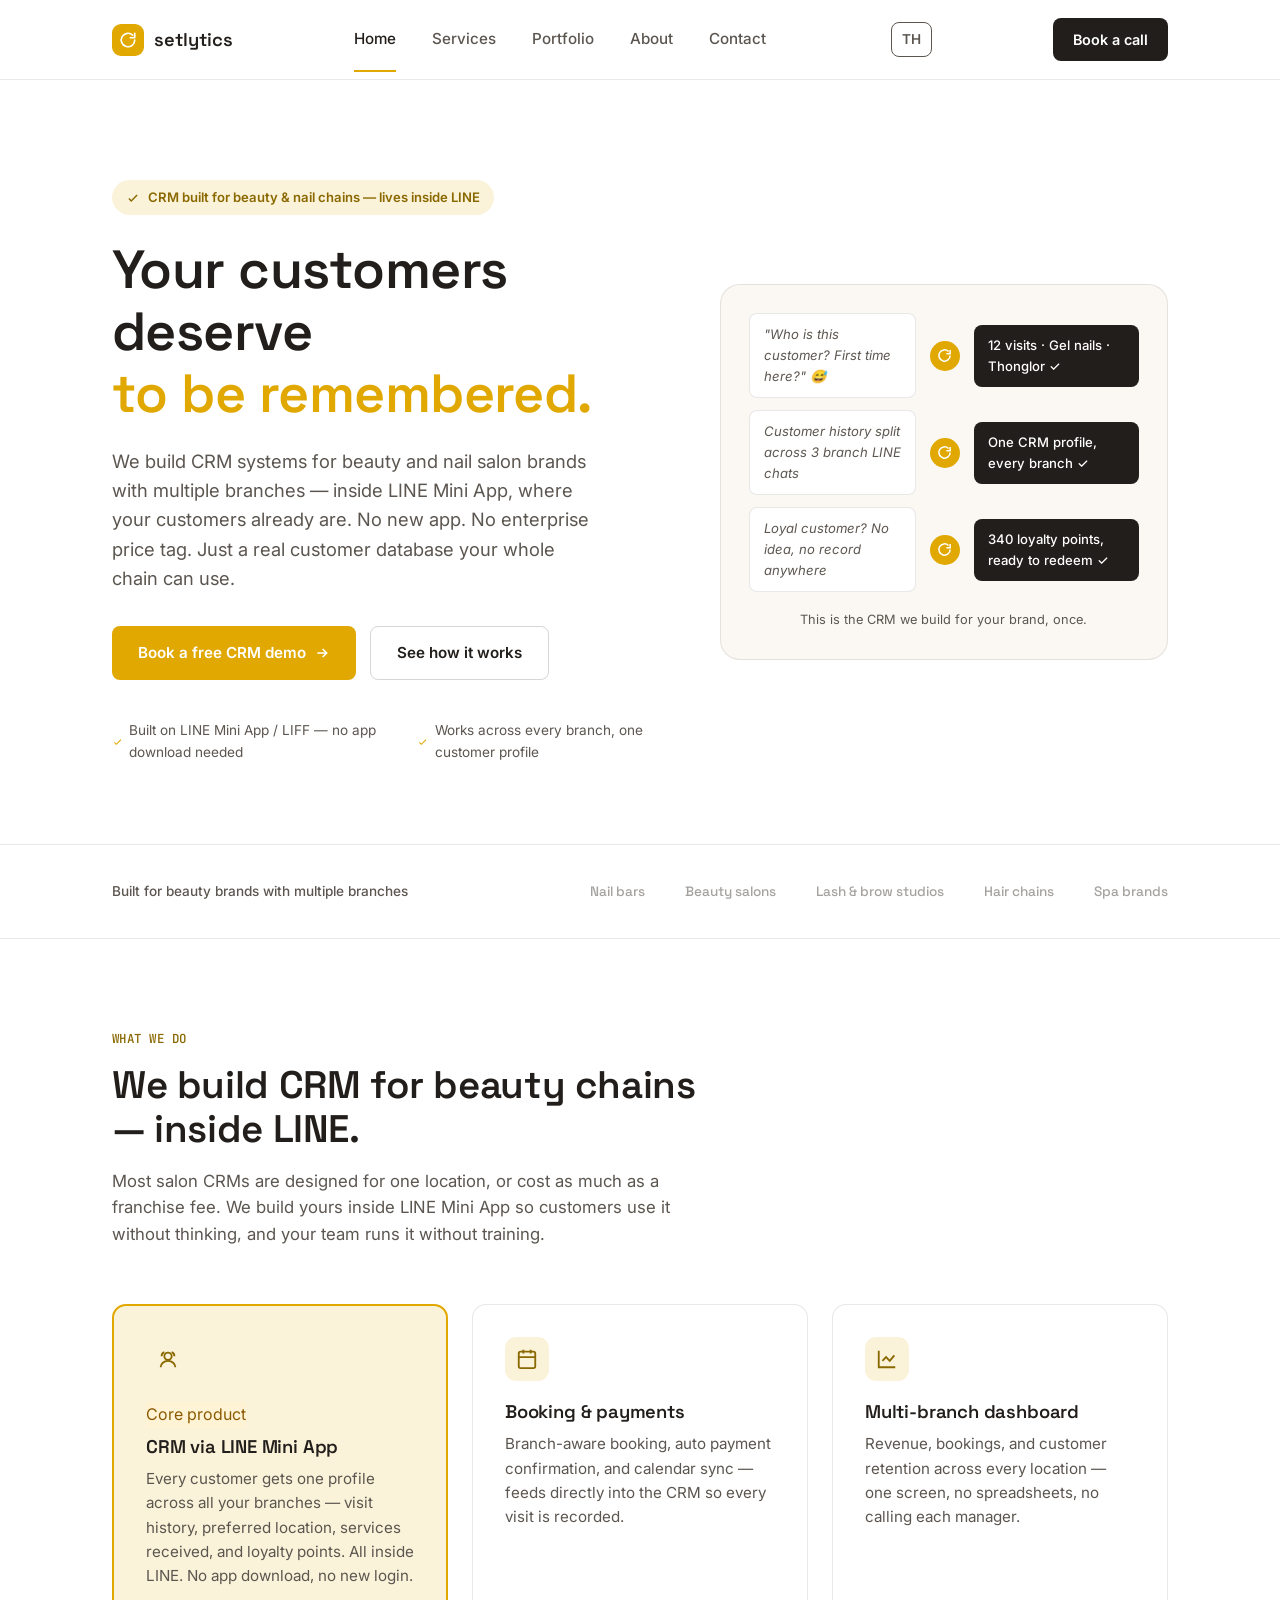
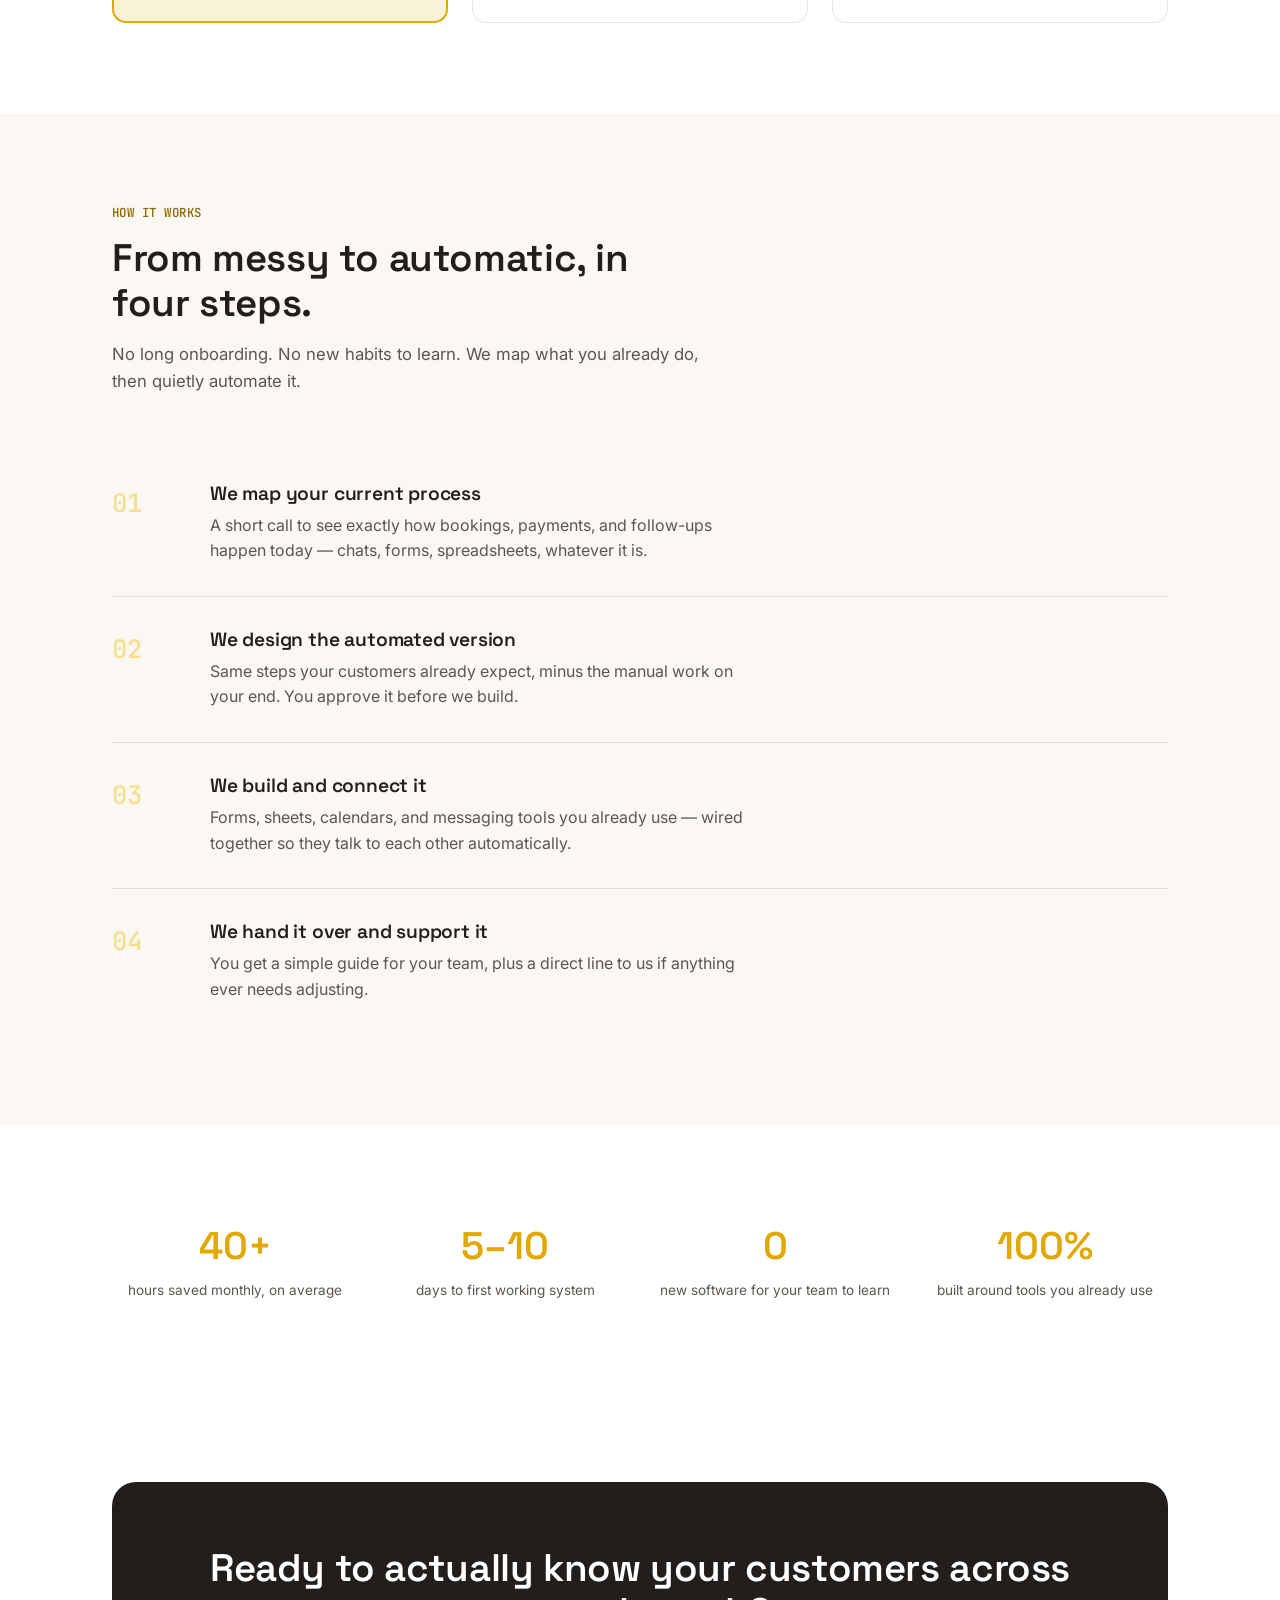
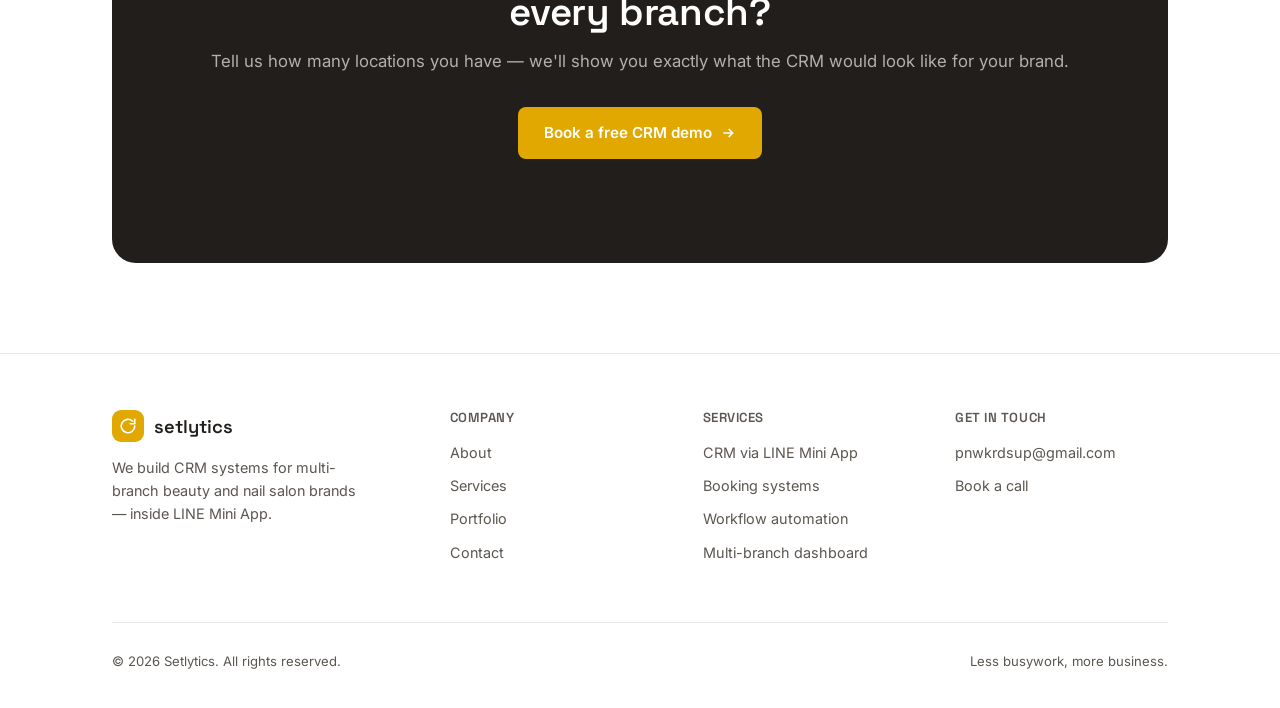
<file: index.html>
<!DOCTYPE html>
<html lang="en">
<head>
<meta charset="UTF-8">
<meta name="viewport" content="width=device-width, initial-scale=1.0">
<title>Setlytics — CRM for beauty & nail chains via LINE</title>
<link rel="stylesheet" href="styles.css">
</head>
<body>

<nav>
  <div class="nav-inner">
    <a href="index.html" class="brand">
      <span class="brand-mark">
        <svg viewBox="0 0 24 24" fill="none" stroke="white" stroke-width="2.2" stroke-linecap="round" stroke-linejoin="round"><path d="M21 12a9 9 0 1 1-2.64-6.36"/><path d="M21 3v6h-6"/></svg>
      </span>
      setlytics
    </a>
    <div class="nav-links">
      <a href="index.html" class="active">Home</a>
      <a href="services.html">Services</a>
      <a href="portfolio.html">Portfolio</a>
      <a href="about.html">About</a>
      <a href="contact.html">Contact</a>
    </div>
    <a href="th/index.html" class="lang-switch">TH</a>
    <a href="contact.html" class="nav-cta">Book a call</a>
  </div>
</nav>

<section class="hero">
  <div class="wrap">
    <div>
      <span class="eyebrow">
        <svg width="14" height="14" viewBox="0 0 24 24" fill="none" stroke="currentColor" stroke-width="2.5"><path d="M5 13l4 4L19 7"/></svg>
        CRM built for beauty &amp; nail chains — lives inside LINE
      </span>
      <h1>Your customers deserve<br><span class="accent">to be remembered.</span></h1>
      <p class="lead">We build CRM systems for beauty and nail salon brands with multiple branches — inside LINE Mini App, where your customers already are. No new app. No enterprise price tag. Just a real customer database your whole chain can use.</p>
      <div class="hero-actions">
        <a href="contact.html" class="btn btn-primary">
          Book a free CRM demo
          <svg width="16" height="16" viewBox="0 0 24 24" fill="none" stroke="white" stroke-width="2.4"><path d="M5 12h14M13 6l6 6-6 6"/></svg>
        </a>
        <a href="services.html" class="btn btn-ghost">See how it works</a>
      </div>
      <div class="hero-trust">
        <div>
          <svg viewBox="0 0 24 24" fill="none" stroke-width="2.2"><path d="M5 13l4 4L19 7"/></svg>
          Built on LINE Mini App / LIFF — no app download needed
        </div>
        <div>
          <svg viewBox="0 0 24 24" fill="none" stroke-width="2.2"><path d="M5 13l4 4L19 7"/></svg>
          Works across every branch, one customer profile
        </div>
      </div>
    </div>

    <div class="transform-strip">
      <div class="row">
        <div class="bubble-before">"Who is this customer? First time here?" 😅</div>
        <div class="loop-divider">
          <svg viewBox="0 0 24 24" fill="none" stroke="white" stroke-width="2.4"><path d="M21 12a9 9 0 1 1-2.64-6.36"/><path d="M21 3v6h-6"/></svg>
        </div>
        <div class="bubble-after">12 visits · Gel nails · Thonglor ✓</div>
      </div>
      <div class="row">
        <div class="bubble-before">Customer history split across 3 branch LINE chats</div>
        <div class="loop-divider">
          <svg viewBox="0 0 24 24" fill="none" stroke="white" stroke-width="2.4"><path d="M21 12a9 9 0 1 1-2.64-6.36"/><path d="M21 3v6h-6"/></svg>
        </div>
        <div class="bubble-after">One CRM profile, every branch ✓</div>
      </div>
      <div class="row">
        <div class="bubble-before">Loyal customer? No idea, no record anywhere</div>
        <div class="loop-divider">
          <svg viewBox="0 0 24 24" fill="none" stroke="white" stroke-width="2.4"><path d="M21 12a9 9 0 1 1-2.64-6.36"/><path d="M21 3v6h-6"/></svg>
        </div>
        <div class="bubble-after">340 loyalty points, ready to redeem ✓</div>
      </div>
      <p class="transform-caption">This is the CRM we build for your brand, once.</p>
    </div>
  </div>
</section>

<div class="logo-strip">
  <div class="wrap">
    <span>Built for beauty brands with multiple branches</span>
    <div class="logos">
      <span>Nail bars</span>
      <span>Beauty salons</span>
      <span>Lash &amp; brow studios</span>
      <span>Hair chains</span>
      <span>Spa brands</span>
    </div>
  </div>
</div>

<section>
  <div class="wrap">
    <div class="section-head">
      <span class="mono">What we do</span>
      <h2>We build CRM for beauty chains — inside LINE.</h2>
      <p>Most salon CRMs are designed for one location, or cost as much as a franchise fee. We build yours inside LINE Mini App so customers use it without thinking, and your team runs it without training.</p>
    </div>
    <div class="grid-3">
      <div class="card" style="border: 2px solid var(--primary); background: var(--primary-tint);">
        <div class="card-icon">
          <svg viewBox="0 0 24 24" fill="none" stroke-width="2"><circle cx="12" cy="8" r="4"/><path d="M4 20c0-4 3.6-7 8-7s8 3 8 7"/><path d="M16 3.5c1.5.5 3 2 3 4.5"/><path d="M8 3.5C6.5 4 5 5.5 5 8"/></svg>
        </div>
        <span class="tag tag-yellow" style="display:inline-block; margin-bottom:8px;">Core product</span>
        <h3>CRM via LINE Mini App</h3>
        <p>Every customer gets one profile across all your branches — visit history, preferred location, services received, and loyalty points. All inside LINE. No app download, no new login.</p>
      </div>
      <div class="card">
        <div class="card-icon">
          <svg viewBox="0 0 24 24" fill="none" stroke-width="2"><rect x="3" y="4" width="18" height="18" rx="2"/><path d="M16 2v4M8 2v4M3 10h18"/></svg>
        </div>
        <h3>Booking &amp; payments</h3>
        <p>Branch-aware booking, auto payment confirmation, and calendar sync — feeds directly into the CRM so every visit is recorded.</p>
      </div>
      <div class="card">
        <div class="card-icon">
          <svg viewBox="0 0 24 24" fill="none" stroke-width="2"><path d="M3 3v18h18"/><path d="M7 14l4-4 4 4 5-6"/></svg>
        </div>
        <h3>Multi-branch dashboard</h3>
        <p>Revenue, bookings, and customer retention across every location — one screen, no spreadsheets, no calling each manager.</p>
      </div>
    </div>
  </div>
</section>

<section class="bg-warm">
  <div class="wrap">
    <div class="section-head">
      <span class="mono">How it works</span>
      <h2>From messy to automatic, in four steps.</h2>
      <p>No long onboarding. No new habits to learn. We map what you already do, then quietly automate it.</p>
    </div>
    <div class="process-list">
      <div class="process-item">
        <span class="process-num">01</span>
        <div>
          <h3>We map your current process</h3>
          <p>A short call to see exactly how bookings, payments, and follow-ups happen today — chats, forms, spreadsheets, whatever it is.</p>
        </div>
      </div>
      <div class="process-item">
        <span class="process-num">02</span>
        <div>
          <h3>We design the automated version</h3>
          <p>Same steps your customers already expect, minus the manual work on your end. You approve it before we build.</p>
        </div>
      </div>
      <div class="process-item">
        <span class="process-num">03</span>
        <div>
          <h3>We build and connect it</h3>
          <p>Forms, sheets, calendars, and messaging tools you already use — wired together so they talk to each other automatically.</p>
        </div>
      </div>
      <div class="process-item">
        <span class="process-num">04</span>
        <div>
          <h3>We hand it over and support it</h3>
          <p>You get a simple guide for your team, plus a direct line to us if anything ever needs adjusting.</p>
        </div>
      </div>
    </div>
  </div>
</section>

<section>
  <div class="wrap">
    <div class="stats">
      <div class="stat">
        <div class="num">40+</div>
        <div class="label">hours saved monthly, on average</div>
      </div>
      <div class="stat">
        <div class="num">5–10</div>
        <div class="label">days to first working system</div>
      </div>
      <div class="stat">
        <div class="num">0</div>
        <div class="label">new software for your team to learn</div>
      </div>
      <div class="stat">
        <div class="num">100%</div>
        <div class="label">built around tools you already use</div>
      </div>
    </div>
  </div>
</section>

<section>
  <div class="wrap">
    <div class="cta-band">
      <h2>Ready to actually know your customers across every branch?</h2>
      <p>Tell us how many locations you have — we'll show you exactly what the CRM would look like for your brand.</p>
      <div class="hero-actions">
        <a href="contact.html" class="btn btn-primary" style="background: var(--primary);">
          Book a free CRM demo
          <svg width="16" height="16" viewBox="0 0 24 24" fill="none" stroke="white" stroke-width="2.4"><path d="M5 12h14M13 6l6 6-6 6"/></svg>
        </a>
      </div>
    </div>
  </div>
</section>

<footer>
  <div class="wrap">
    <div class="footer-top">
      <div class="footer-brand">
        <a href="index.html" class="brand">
          <span class="brand-mark">
            <svg viewBox="0 0 24 24" fill="none" stroke="white" stroke-width="2.2" stroke-linecap="round" stroke-linejoin="round"><path d="M21 12a9 9 0 1 1-2.64-6.36"/><path d="M21 3v6h-6"/></svg>
          </span>
          setlytics
        </a>
        <p>We build CRM systems for multi-branch beauty and nail salon brands — inside LINE Mini App.</p>
      </div>
      <div class="footer-col">
        <h4>Company</h4>
        <a href="about.html">About</a>
        <a href="services.html">Services</a>
        <a href="portfolio.html">Portfolio</a>
        <a href="contact.html">Contact</a>
      </div>
      <div class="footer-col">
        <h4>Services</h4>
        <a href="services.html">CRM via LINE Mini App</a>
        <a href="services.html">Booking systems</a>
        <a href="services.html">Workflow automation</a>
        <a href="services.html">Multi-branch dashboard</a>
      </div>
      <div class="footer-col">
        <h4>Get in touch</h4>
        <a href="mailto:pnwkrdsup@gmail.com">pnwkrdsup@gmail.com</a>
        <a href="contact.html">Book a call</a>
      </div>
    </div>
    <div class="footer-bottom">
      <span>© 2026 Setlytics. All rights reserved.</span>
      <span>Less busywork, more business.</span>
    </div>
  </div>
</footer>

</body>
</html>
</file>
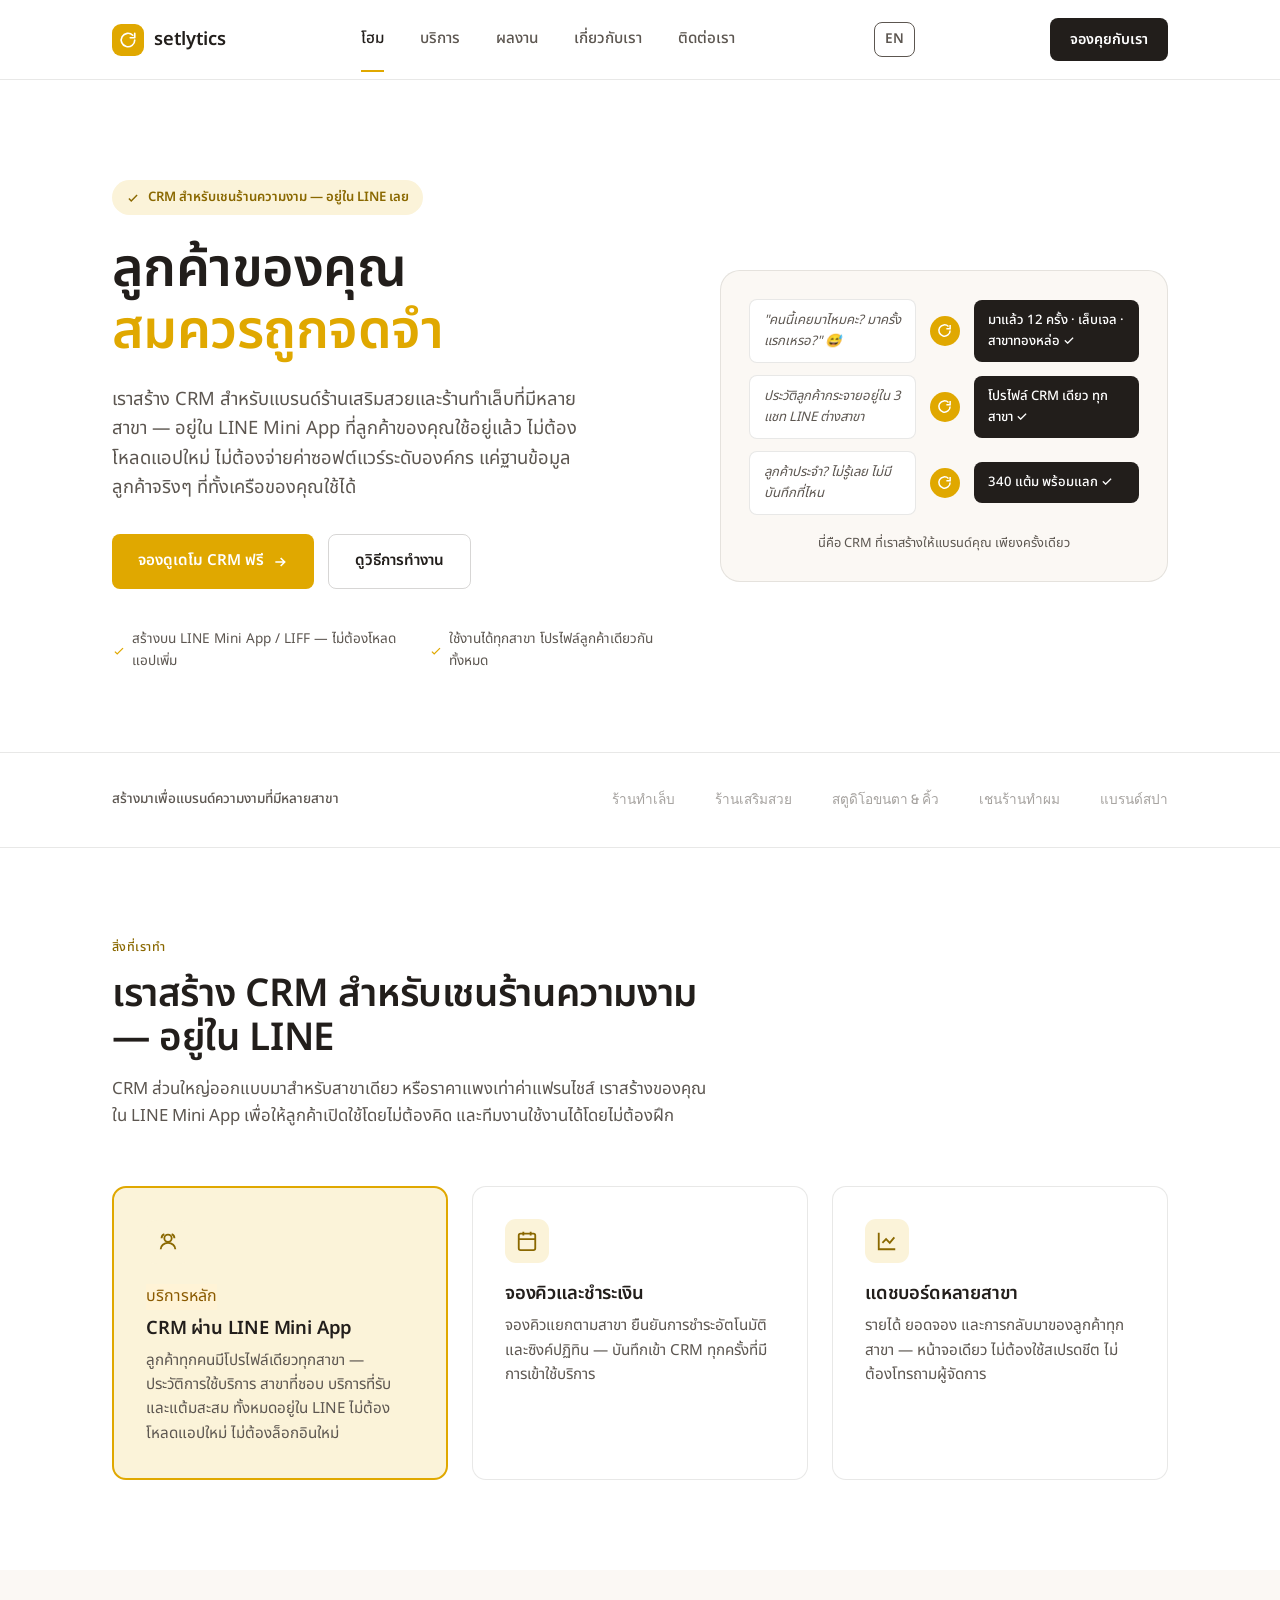
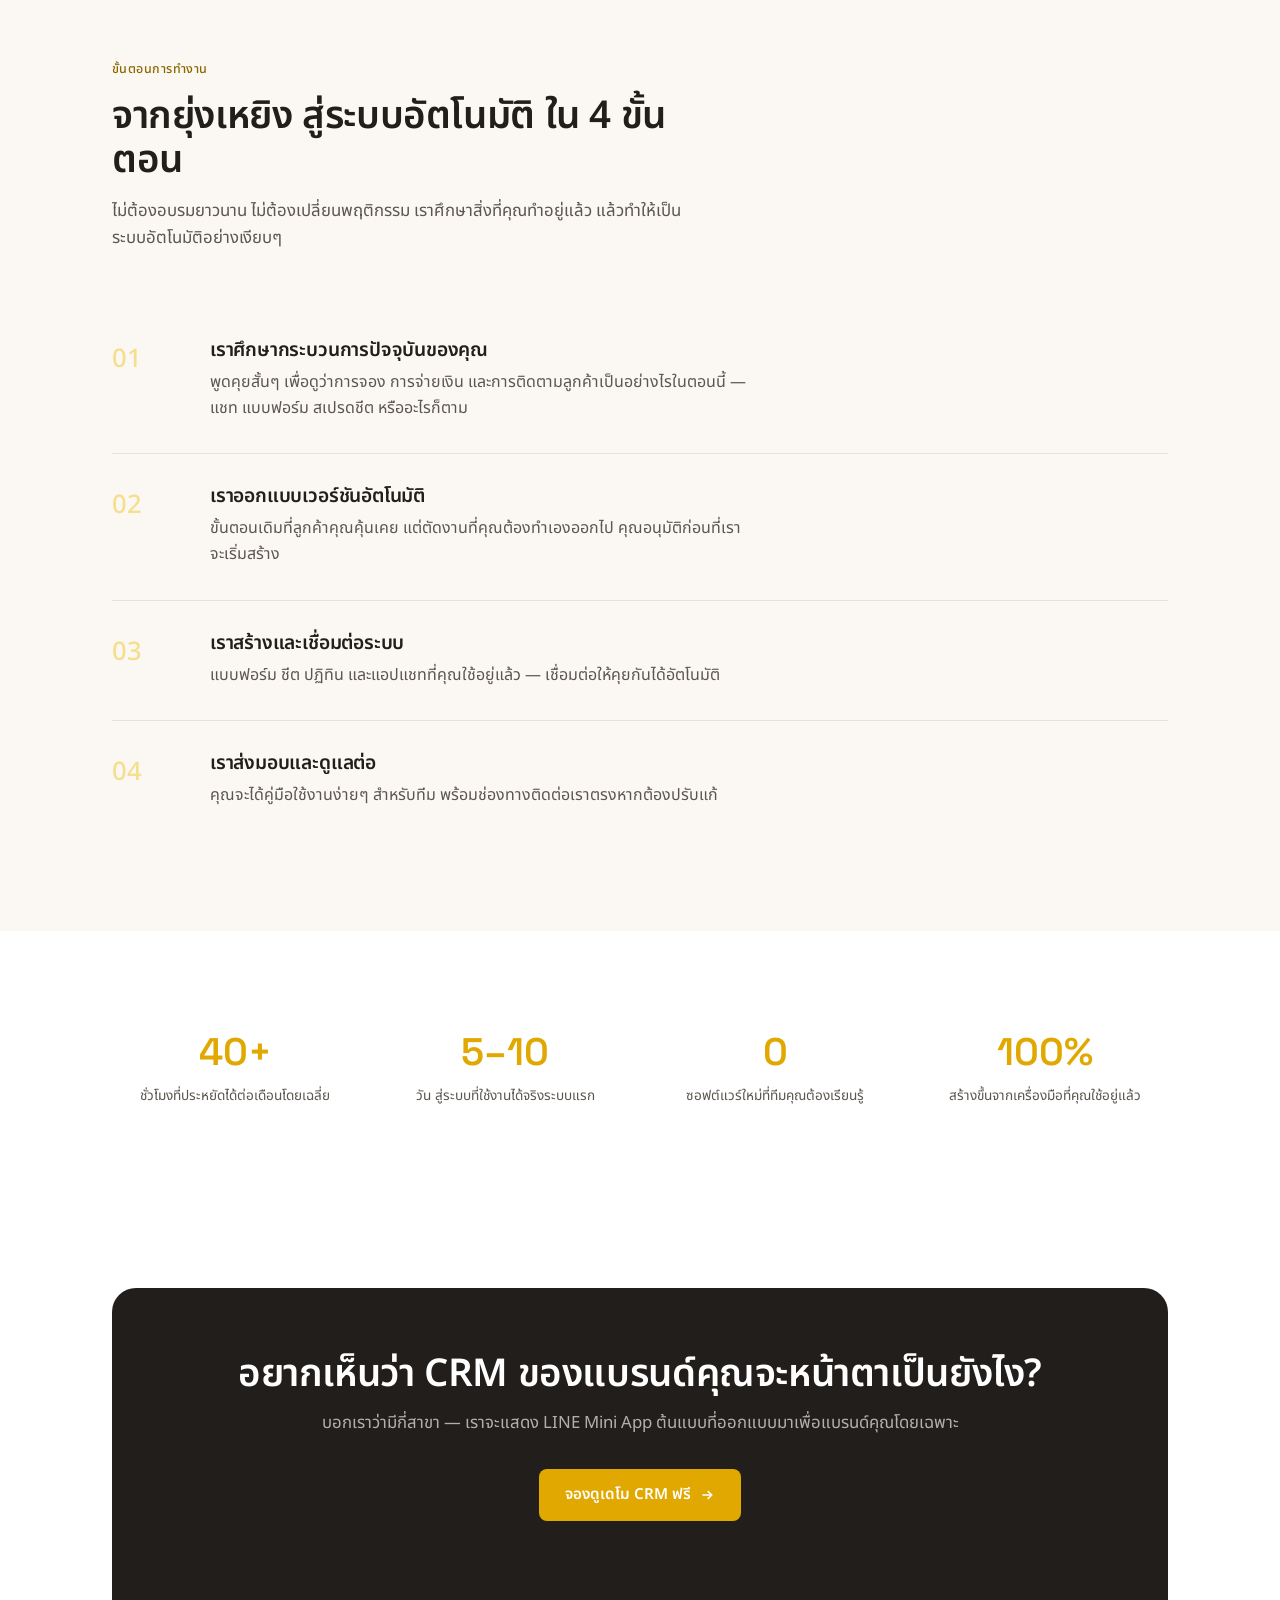
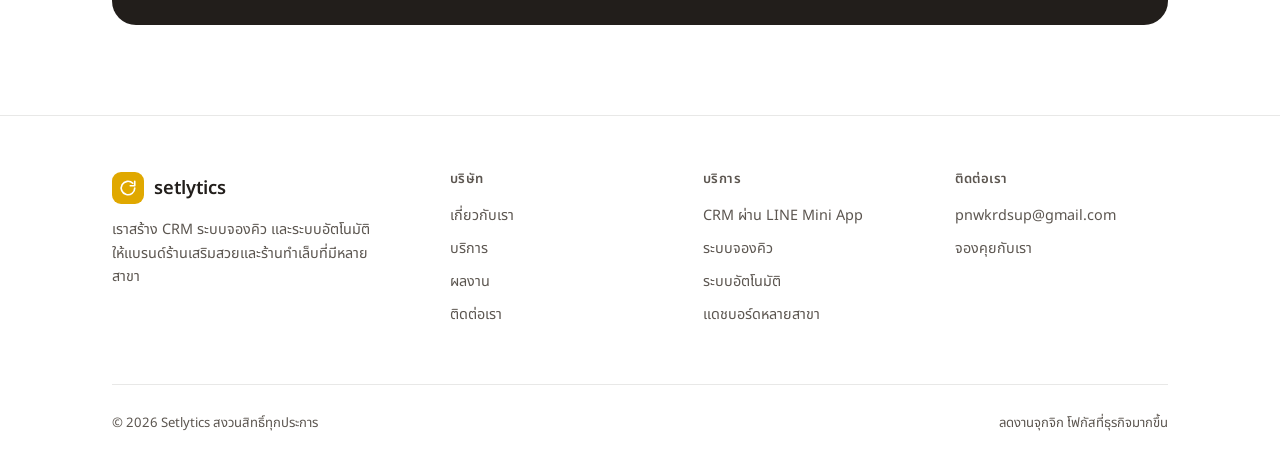
<file: th/index.html>
<!DOCTYPE html>
<html lang="th">
<head>
<meta charset="UTF-8">
<meta name="viewport" content="width=device-width, initial-scale=1.0">
<title>Setlytics — CRM สำหรับเชนร้านความงาม ผ่าน LINE</title>
<link rel="stylesheet" href="../styles.css">
<link rel="stylesheet" href="thai-fonts.css">
</head>
<body>

<nav>
  <div class="nav-inner">
    <a href="index.html" class="brand">
      <span class="brand-mark">
        <svg viewBox="0 0 24 24" fill="none" stroke="white" stroke-width="2.2" stroke-linecap="round" stroke-linejoin="round"><path d="M21 12a9 9 0 1 1-2.64-6.36"/><path d="M21 3v6h-6"/></svg>
      </span>
      setlytics
    </a>
    <div class="nav-links">
      <a href="index.html" class="active">โฮม</a>
      <a href="services.html">บริการ</a>
      <a href="portfolio.html">ผลงาน</a>
      <a href="about.html">เกี่ยวกับเรา</a>
      <a href="contact.html">ติดต่อเรา</a>
    </div>
    <a href="../index.html" class="lang-switch">EN</a>
    <a href="contact.html" class="nav-cta">จองคุยกับเรา</a>
  </div>
</nav>

<section class="hero">
  <div class="wrap">
    <div>
      <span class="eyebrow">
        <svg width="14" height="14" viewBox="0 0 24 24" fill="none" stroke="currentColor" stroke-width="2.5"><path d="M5 13l4 4L19 7"/></svg>
        CRM สำหรับเชนร้านความงาม — อยู่ใน LINE เลย
      </span>
      <h1>ลูกค้าของคุณ<br><span class="accent">สมควรถูกจดจำ</span></h1>
      <p class="lead">เราสร้าง CRM สำหรับแบรนด์ร้านเสริมสวยและร้านทำเล็บที่มีหลายสาขา — อยู่ใน LINE Mini App ที่ลูกค้าของคุณใช้อยู่แล้ว ไม่ต้องโหลดแอปใหม่ ไม่ต้องจ่ายค่าซอฟต์แวร์ระดับองค์กร แค่ฐานข้อมูลลูกค้าจริงๆ ที่ทั้งเครือของคุณใช้ได้</p>
      <div class="hero-actions">
        <a href="contact.html" class="btn btn-primary">
          จองดูเดโม CRM ฟรี
          <svg width="16" height="16" viewBox="0 0 24 24" fill="none" stroke="white" stroke-width="2.4"><path d="M5 12h14M13 6l6 6-6 6"/></svg>
        </a>
        <a href="services.html" class="btn btn-ghost">ดูวิธีการทำงาน</a>
      </div>
      <div class="hero-trust">
        <div>
          <svg viewBox="0 0 24 24" fill="none" stroke-width="2.2"><path d="M5 13l4 4L19 7"/></svg>
          สร้างบน LINE Mini App / LIFF — ไม่ต้องโหลดแอปเพิ่ม
        </div>
        <div>
          <svg viewBox="0 0 24 24" fill="none" stroke-width="2.2"><path d="M5 13l4 4L19 7"/></svg>
          ใช้งานได้ทุกสาขา โปรไฟล์ลูกค้าเดียวกันทั้งหมด
        </div>
      </div>
    </div>

    <div class="transform-strip">
      <div class="row">
        <div class="bubble-before">"คนนี้เคยมาไหมคะ? มาครั้งแรกเหรอ?" 😅</div>
        <div class="loop-divider">
          <svg viewBox="0 0 24 24" fill="none" stroke="white" stroke-width="2.4"><path d="M21 12a9 9 0 1 1-2.64-6.36"/><path d="M21 3v6h-6"/></svg>
        </div>
        <div class="bubble-after">มาแล้ว 12 ครั้ง · เล็บเจล · สาขาทองหล่อ ✓</div>
      </div>
      <div class="row">
        <div class="bubble-before">ประวัติลูกค้ากระจายอยู่ใน 3 แชท LINE ต่างสาขา</div>
        <div class="loop-divider">
          <svg viewBox="0 0 24 24" fill="none" stroke="white" stroke-width="2.4"><path d="M21 12a9 9 0 1 1-2.64-6.36"/><path d="M21 3v6h-6"/></svg>
        </div>
        <div class="bubble-after">โปรไฟล์ CRM เดียว ทุกสาขา ✓</div>
      </div>
      <div class="row">
        <div class="bubble-before">ลูกค้าประจำ? ไม่รู้เลย ไม่มีบันทึกที่ไหน</div>
        <div class="loop-divider">
          <svg viewBox="0 0 24 24" fill="none" stroke="white" stroke-width="2.4"><path d="M21 12a9 9 0 1 1-2.64-6.36"/><path d="M21 3v6h-6"/></svg>
        </div>
        <div class="bubble-after">340 แต้ม พร้อมแลก ✓</div>
      </div>
      <p class="transform-caption">นี่คือ CRM ที่เราสร้างให้แบรนด์คุณ เพียงครั้งเดียว</p>
    </div>
  </div>
</section>

<div class="logo-strip">
  <div class="wrap">
    <span>สร้างมาเพื่อแบรนด์ความงามที่มีหลายสาขา</span>
    <div class="logos">
      <span>ร้านทำเล็บ</span>
      <span>ร้านเสริมสวย</span>
      <span>สตูดิโอขนตา &amp; คิ้ว</span>
      <span>เชนร้านทำผม</span>
      <span>แบรนด์สปา</span>
    </div>
  </div>
</div>

<section>
  <div class="wrap">
    <div class="section-head">
      <span class="mono">สิ่งที่เราทำ</span>
      <h2>เราสร้าง CRM สำหรับเชนร้านความงาม — อยู่ใน LINE</h2>
      <p>CRM ส่วนใหญ่ออกแบบมาสำหรับสาขาเดียว หรือราคาแพงเท่าค่าแฟรนไชส์ เราสร้างของคุณใน LINE Mini App เพื่อให้ลูกค้าเปิดใช้โดยไม่ต้องคิด และทีมงานใช้งานได้โดยไม่ต้องฝึก</p>
    </div>
    <div class="grid-3">
      <div class="card" style="border: 2px solid var(--primary); background: var(--primary-tint);">
        <div class="card-icon">
          <svg viewBox="0 0 24 24" fill="none" stroke-width="2"><circle cx="12" cy="8" r="4"/><path d="M4 20c0-4 3.6-7 8-7s8 3 8 7"/><path d="M16 3.5c1.5.5 3 2 3 4.5"/><path d="M8 3.5C6.5 4 5 5.5 5 8"/></svg>
        </div>
        <span class="tag tag-yellow" style="display:inline-block; margin-bottom:8px;">บริการหลัก</span>
        <h3>CRM ผ่าน LINE Mini App</h3>
        <p>ลูกค้าทุกคนมีโปรไฟล์เดียวทุกสาขา — ประวัติการใช้บริการ สาขาที่ชอบ บริการที่รับ และแต้มสะสม ทั้งหมดอยู่ใน LINE ไม่ต้องโหลดแอปใหม่ ไม่ต้องล็อกอินใหม่</p>
      </div>
      <div class="card">
        <div class="card-icon">
          <svg viewBox="0 0 24 24" fill="none" stroke-width="2"><rect x="3" y="4" width="18" height="18" rx="2"/><path d="M16 2v4M8 2v4M3 10h18"/></svg>
        </div>
        <h3>จองคิวและชำระเงิน</h3>
        <p>จองคิวแยกตามสาขา ยืนยันการชำระอัตโนมัติ และซิงค์ปฏิทิน — บันทึกเข้า CRM ทุกครั้งที่มีการเข้าใช้บริการ</p>
      </div>
      <div class="card">
        <div class="card-icon">
          <svg viewBox="0 0 24 24" fill="none" stroke-width="2"><path d="M3 3v18h18"/><path d="M7 14l4-4 4 4 5-6"/></svg>
        </div>
        <h3>แดชบอร์ดหลายสาขา</h3>
        <p>รายได้ ยอดจอง และการกลับมาของลูกค้าทุกสาขา — หน้าจอเดียว ไม่ต้องใช้สเปรดชีต ไม่ต้องโทรถามผู้จัดการ</p>
      </div>
    </div>
  </div>
</section>

<section class="bg-warm">
  <div class="wrap">
    <div class="section-head">
      <span class="mono">ขั้นตอนการทำงาน</span>
      <h2>จากยุ่งเหยิง สู่ระบบอัตโนมัติ ใน 4 ขั้นตอน</h2>
      <p>ไม่ต้องอบรมยาวนาน ไม่ต้องเปลี่ยนพฤติกรรม เราศึกษาสิ่งที่คุณทำอยู่แล้ว แล้วทำให้เป็นระบบอัตโนมัติอย่างเงียบๆ</p>
    </div>
    <div class="process-list">
      <div class="process-item">
        <span class="process-num">01</span>
        <div>
          <h3>เราศึกษากระบวนการปัจจุบันของคุณ</h3>
          <p>พูดคุยสั้นๆ เพื่อดูว่าการจอง การจ่ายเงิน และการติดตามลูกค้าเป็นอย่างไรในตอนนี้ — แชท แบบฟอร์ม สเปรดชีต หรืออะไรก็ตาม</p>
        </div>
      </div>
      <div class="process-item">
        <span class="process-num">02</span>
        <div>
          <h3>เราออกแบบเวอร์ชันอัตโนมัติ</h3>
          <p>ขั้นตอนเดิมที่ลูกค้าคุณคุ้นเคย แต่ตัดงานที่คุณต้องทำเองออกไป คุณอนุมัติก่อนที่เราจะเริ่มสร้าง</p>
        </div>
      </div>
      <div class="process-item">
        <span class="process-num">03</span>
        <div>
          <h3>เราสร้างและเชื่อมต่อระบบ</h3>
          <p>แบบฟอร์ม ชีต ปฏิทิน และแอปแชทที่คุณใช้อยู่แล้ว — เชื่อมต่อให้คุยกันได้อัตโนมัติ</p>
        </div>
      </div>
      <div class="process-item">
        <span class="process-num">04</span>
        <div>
          <h3>เราส่งมอบและดูแลต่อ</h3>
          <p>คุณจะได้คู่มือใช้งานง่ายๆ สำหรับทีม พร้อมช่องทางติดต่อเราตรงหากต้องปรับแก้</p>
        </div>
      </div>
    </div>
  </div>
</section>

<section>
  <div class="wrap">
    <div class="stats">
      <div class="stat">
        <div class="num">40+</div>
        <div class="label">ชั่วโมงที่ประหยัดได้ต่อเดือนโดยเฉลี่ย</div>
      </div>
      <div class="stat">
        <div class="num">5–10</div>
        <div class="label">วัน สู่ระบบที่ใช้งานได้จริงระบบแรก</div>
      </div>
      <div class="stat">
        <div class="num">0</div>
        <div class="label">ซอฟต์แวร์ใหม่ที่ทีมคุณต้องเรียนรู้</div>
      </div>
      <div class="stat">
        <div class="num">100%</div>
        <div class="label">สร้างขึ้นจากเครื่องมือที่คุณใช้อยู่แล้ว</div>
      </div>
    </div>
  </div>
</section>

<section>
  <div class="wrap">
    <div class="cta-band">
      <h2>อยากเห็นว่า CRM ของแบรนด์คุณจะหน้าตาเป็นยังไง?</h2>
      <p>บอกเราว่ามีกี่สาขา — เราจะแสดง LINE Mini App ต้นแบบที่ออกแบบมาเพื่อแบรนด์คุณโดยเฉพาะ</p>
      <div class="hero-actions">
        <a href="contact.html" class="btn btn-primary" style="background: var(--primary);">
          จองดูเดโม CRM ฟรี
          <svg width="16" height="16" viewBox="0 0 24 24" fill="none" stroke="white" stroke-width="2.4"><path d="M5 12h14M13 6l6 6-6 6"/></svg>
        </a>
      </div>
    </div>
  </div>
</section>

<footer>
  <div class="wrap">
    <div class="footer-top">
      <div class="footer-brand">
        <a href="index.html" class="brand">
          <span class="brand-mark">
            <svg viewBox="0 0 24 24" fill="none" stroke="white" stroke-width="2.2" stroke-linecap="round" stroke-linejoin="round"><path d="M21 12a9 9 0 1 1-2.64-6.36"/><path d="M21 3v6h-6"/></svg>
          </span>
          setlytics
        </a>
        <p>เราสร้าง CRM ระบบจองคิว และระบบอัตโนมัติให้แบรนด์ร้านเสริมสวยและร้านทำเล็บที่มีหลายสาขา</p>
      </div>
      <div class="footer-col">
        <h4>บริษัท</h4>
        <a href="about.html">เกี่ยวกับเรา</a>
        <a href="services.html">บริการ</a>
        <a href="portfolio.html">ผลงาน</a>
        <a href="contact.html">ติดต่อเรา</a>
      </div>
      <div class="footer-col">
        <h4>บริการ</h4>
        <a href="services.html">CRM ผ่าน LINE Mini App</a>
        <a href="services.html">ระบบจองคิว</a>
        <a href="services.html">ระบบอัตโนมัติ</a>
        <a href="services.html">แดชบอร์ดหลายสาขา</a>
      </div>
      <div class="footer-col">
        <h4>ติดต่อเรา</h4>
        <a href="mailto:pnwkrdsup@gmail.com">pnwkrdsup@gmail.com</a>
        <a href="contact.html">จองคุยกับเรา</a>
      </div>
    </div>
    <div class="footer-bottom">
      <span>© 2026 Setlytics สงวนสิทธิ์ทุกประการ</span>
      <span>ลดงานจุกจิก โฟกัสที่ธุรกิจมากขึ้น</span>
    </div>
  </div>
</footer>

</body>
</html>
</file>
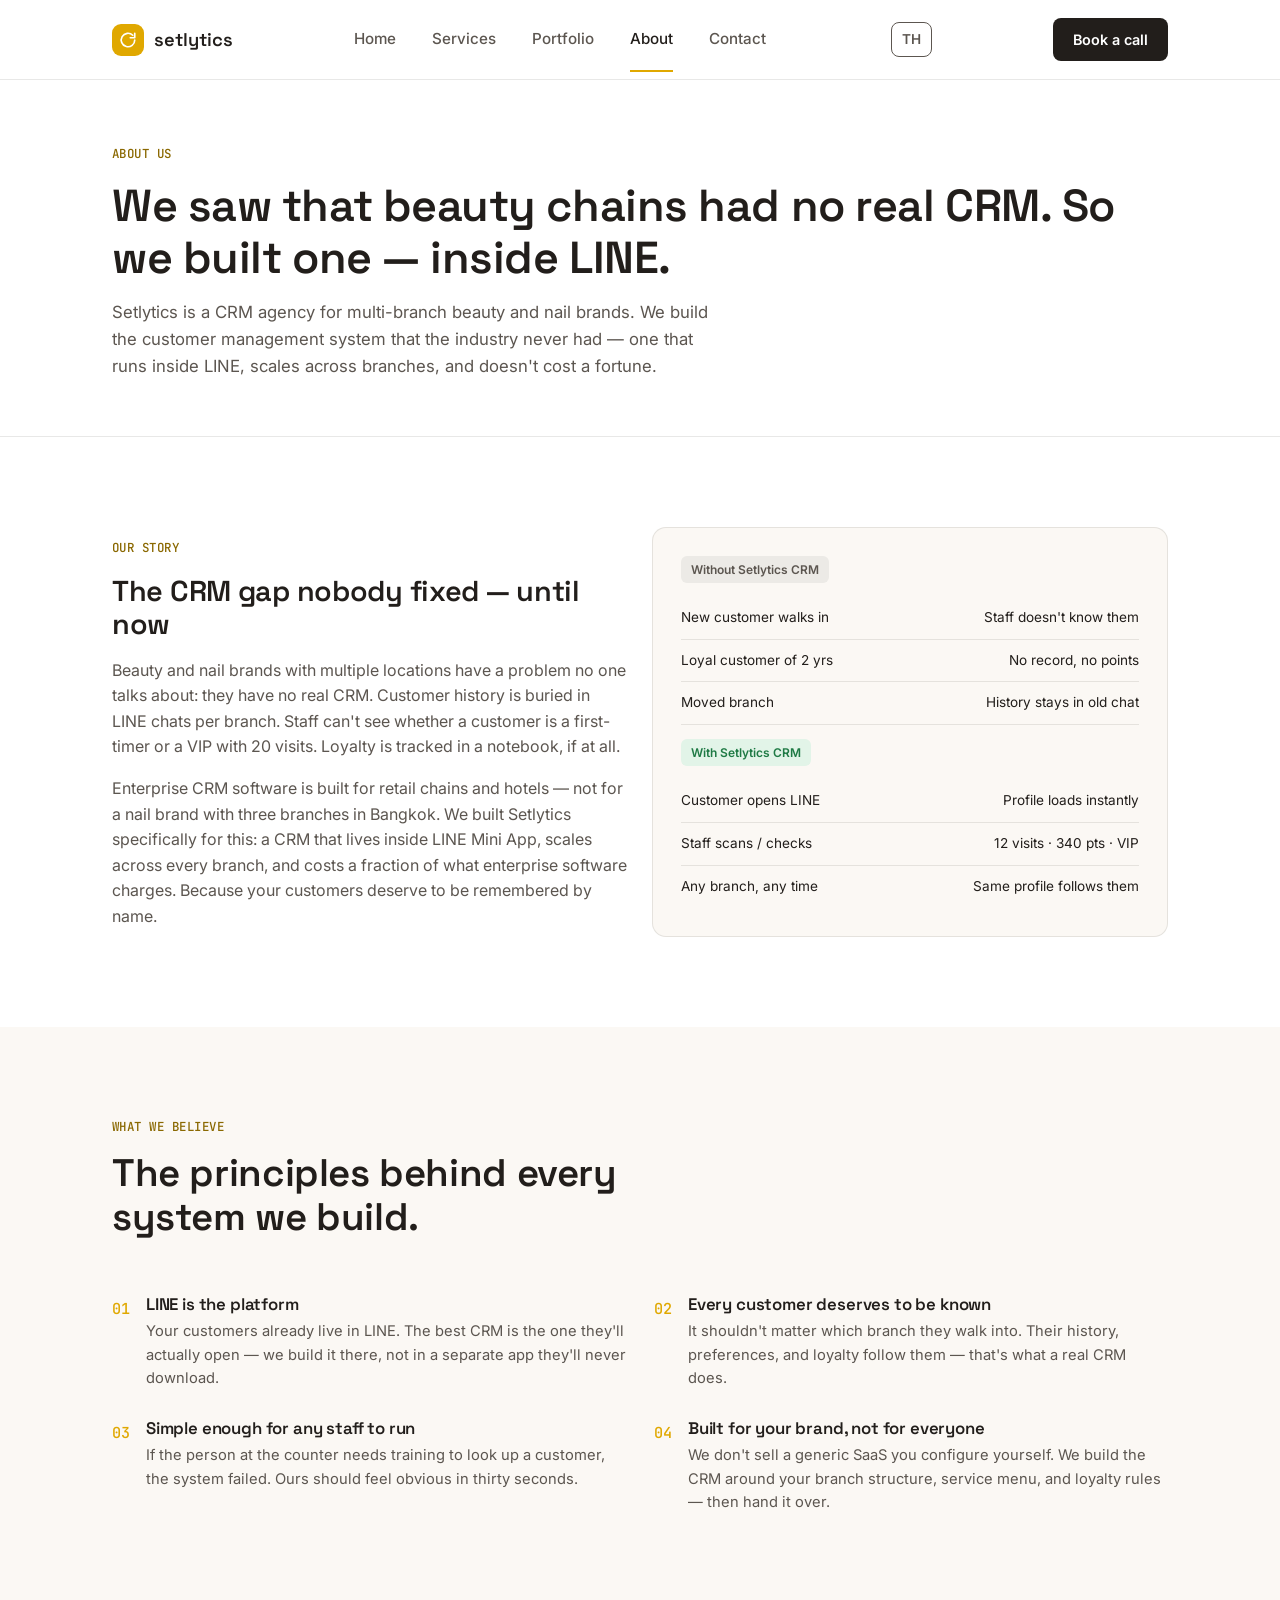
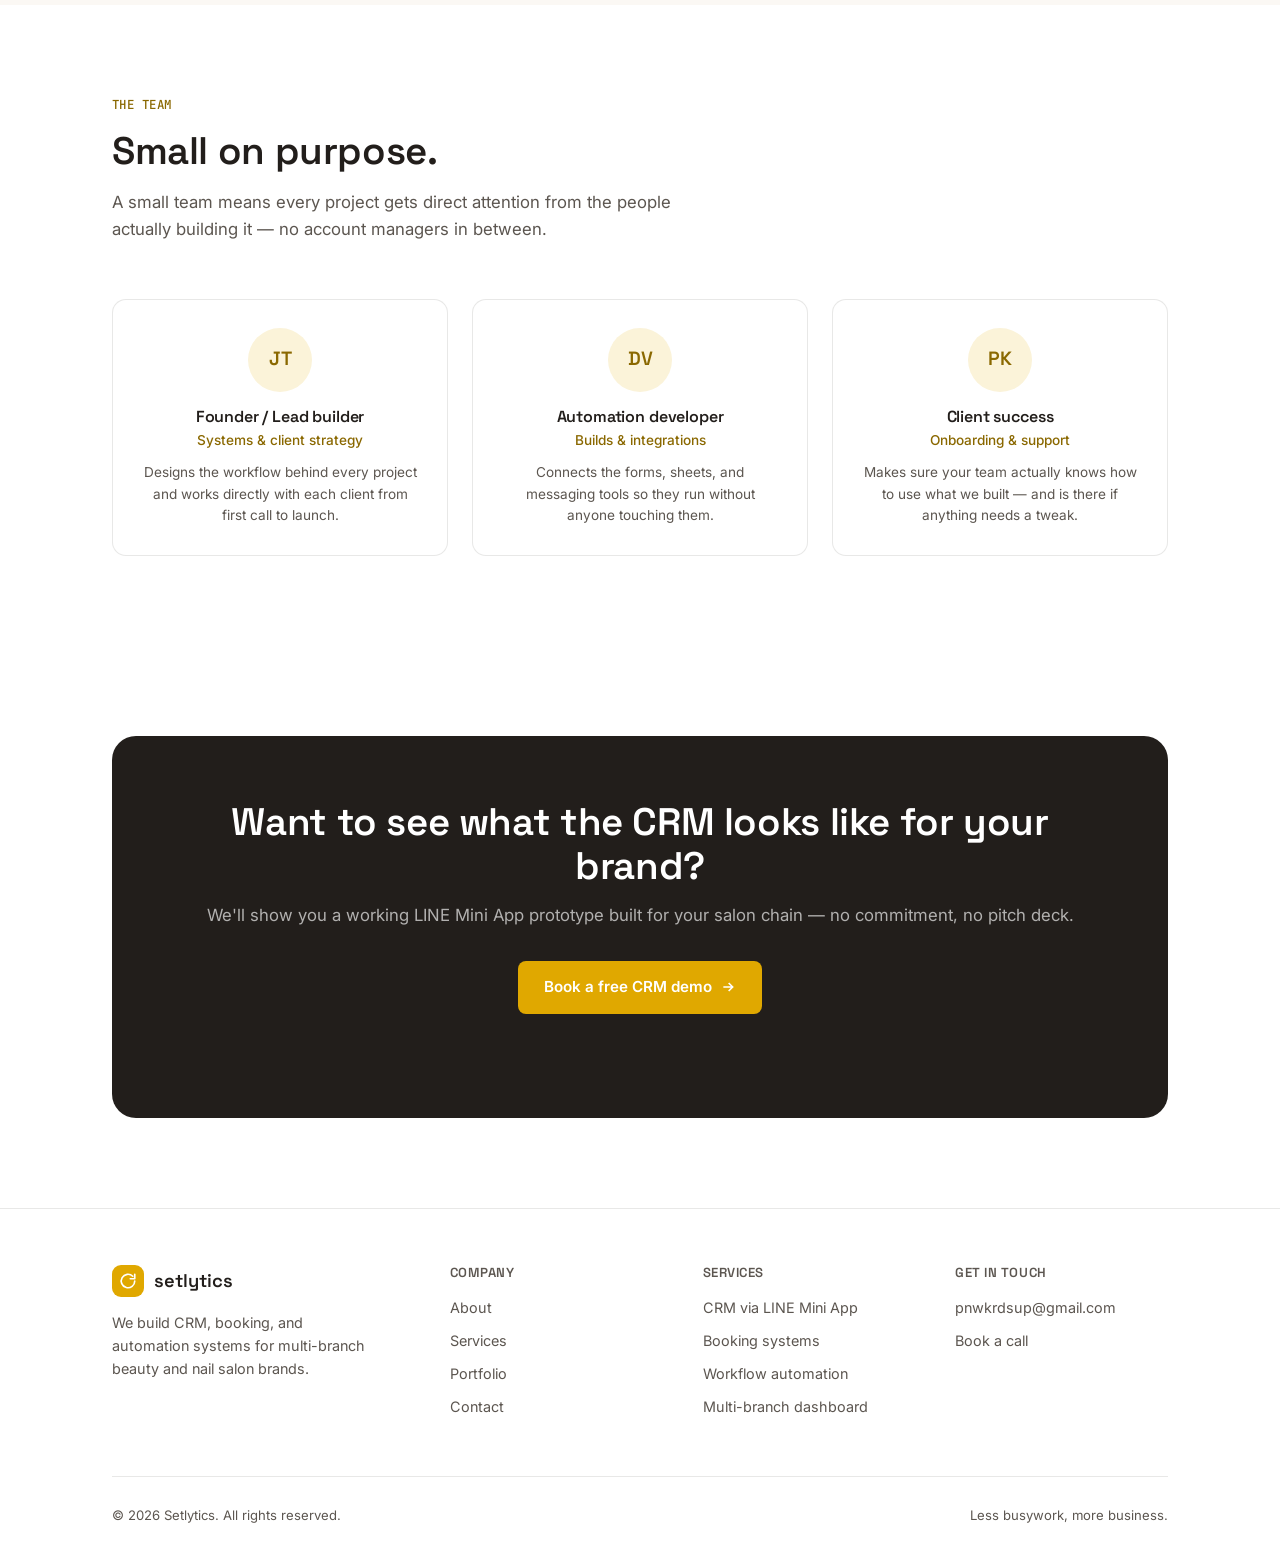
<file: about.html>
<!DOCTYPE html>
<html lang="en">
<head>
<meta charset="UTF-8">
<meta name="viewport" content="width=device-width, initial-scale=1.0">
<title>About — Setlytics</title>
<link rel="stylesheet" href="styles.css">
</head>
<body>

<nav>
  <div class="nav-inner">
    <a href="index.html" class="brand">
      <span class="brand-mark">
        <svg viewBox="0 0 24 24" fill="none" stroke="white" stroke-width="2.2" stroke-linecap="round" stroke-linejoin="round"><path d="M21 12a9 9 0 1 1-2.64-6.36"/><path d="M21 3v6h-6"/></svg>
      </span>
      setlytics
    </a>
    <div class="nav-links">
      <a href="index.html">Home</a>
      <a href="services.html">Services</a>
      <a href="portfolio.html">Portfolio</a>
      <a href="about.html" class="active">About</a>
      <a href="contact.html">Contact</a>
    </div>
    <a href="th/about.html" class="lang-switch">TH</a>
    <a href="contact.html" class="nav-cta">Book a call</a>
  </div>
</nav>

<div class="page-header">
  <div class="wrap">
    <span class="mono">About us</span>
    <h1>We saw that beauty chains had no real CRM. So we built one — inside LINE.</h1>
    <p>Setlytics is a CRM agency for multi-branch beauty and nail brands. We build the customer management system that the industry never had — one that runs inside LINE, scales across branches, and doesn't cost a fortune.</p>
  </div>
</div>

<section>
  <div class="wrap">
    <div class="grid-2" style="align-items: center;">
      <div>
        <span class="mono">Our story</span>
        <h2 style="font-size: 1.8rem; margin: 16px 0;">The CRM gap nobody fixed — until now</h2>
        <p style="color: var(--ink-soft); margin-bottom: 16px;">Beauty and nail brands with multiple locations have a problem no one talks about: they have no real CRM. Customer history is buried in LINE chats per branch. Staff can't see whether a customer is a first-timer or a VIP with 20 visits. Loyalty is tracked in a notebook, if at all.</p>
        <p style="color: var(--ink-soft);">Enterprise CRM software is built for retail chains and hotels — not for a nail brand with three branches in Bangkok. We built Setlytics specifically for this: a CRM that lives inside LINE Mini App, scales across every branch, and costs a fraction of what enterprise software charges. Because your customers deserve to be remembered by name.</p>
      </div>
      <div class="mini-visual">
        <span class="tag tag-gray">Without Setlytics CRM</span>
        <div class="mini-row"><span>New customer walks in</span><span>Staff doesn't know them</span></div>
        <div class="mini-row"><span>Loyal customer of 2 yrs</span><span>No record, no points</span></div>
        <div class="mini-row"><span>Moved branch</span><span>History stays in old chat</span></div>
        <span class="tag tag-green" style="margin-top:14px;">With Setlytics CRM</span>
        <div class="mini-row"><span>Customer opens LINE</span><span>Profile loads instantly</span></div>
        <div class="mini-row"><span>Staff scans / checks</span><span>12 visits · 340 pts · VIP</span></div>
        <div class="mini-row" style="border-bottom:none;"><span>Any branch, any time</span><span>Same profile follows them</span></div>
      </div>
    </div>
  </div>
</section>

<section class="bg-warm">
  <div class="wrap">
    <div class="section-head">
      <span class="mono">What we believe</span>
      <h2>The principles behind every system we build.</h2>
    </div>
    <div class="value-list">
      <div class="value-item">
        <span class="value-num">01</span>
        <div>
          <h3>LINE is the platform</h3>
          <p>Your customers already live in LINE. The best CRM is the one they'll actually open — we build it there, not in a separate app they'll never download.</p>
        </div>
      </div>
      <div class="value-item">
        <span class="value-num">02</span>
        <div>
          <h3>Every customer deserves to be known</h3>
          <p>It shouldn't matter which branch they walk into. Their history, preferences, and loyalty follow them — that's what a real CRM does.</p>
        </div>
      </div>
      <div class="value-item">
        <span class="value-num">03</span>
        <div>
          <h3>Simple enough for any staff to run</h3>
          <p>If the person at the counter needs training to look up a customer, the system failed. Ours should feel obvious in thirty seconds.</p>
        </div>
      </div>
      <div class="value-item">
        <span class="value-num">04</span>
        <div>
          <h3>Built for your brand, not for everyone</h3>
          <p>We don't sell a generic SaaS you configure yourself. We build the CRM around your branch structure, service menu, and loyalty rules — then hand it over.</p>
        </div>
      </div>
    </div>
  </div>
</section>

<section>
  <div class="wrap">
    <div class="section-head">
      <span class="mono">The team</span>
      <h2>Small on purpose.</h2>
      <p>A small team means every project gets direct attention from the people actually building it — no account managers in between.</p>
    </div>
    <div class="team-grid">
      <div class="team-card">
        <div class="team-avatar">JT</div>
        <h3>Founder / Lead builder</h3>
        <div class="role">Systems &amp; client strategy</div>
        <p class="bio">Designs the workflow behind every project and works directly with each client from first call to launch.</p>
      </div>
      <div class="team-card">
        <div class="team-avatar">DV</div>
        <h3>Automation developer</h3>
        <div class="role">Builds &amp; integrations</div>
        <p class="bio">Connects the forms, sheets, and messaging tools so they run without anyone touching them.</p>
      </div>
      <div class="team-card">
        <div class="team-avatar">PK</div>
        <h3>Client success</h3>
        <div class="role">Onboarding &amp; support</div>
        <p class="bio">Makes sure your team actually knows how to use what we built — and is there if anything needs a tweak.</p>
      </div>
    </div>
  </div>
</section>

<section>
  <div class="wrap">
    <div class="cta-band">
      <h2>Want to see what the CRM looks like for your brand?</h2>
      <p>We'll show you a working LINE Mini App prototype built for your salon chain — no commitment, no pitch deck.</p>
      <div class="hero-actions">
        <a href="contact.html" class="btn btn-primary" style="background: var(--primary);">
          Book a free CRM demo
          <svg width="16" height="16" viewBox="0 0 24 24" fill="none" stroke="white" stroke-width="2.4"><path d="M5 12h14M13 6l6 6-6 6"/></svg>
        </a>
      </div>
    </div>
  </div>
</section>

<footer>
  <div class="wrap">
    <div class="footer-top">
      <div class="footer-brand">
        <a href="index.html" class="brand">
          <span class="brand-mark">
            <svg viewBox="0 0 24 24" fill="none" stroke="white" stroke-width="2.2" stroke-linecap="round" stroke-linejoin="round"><path d="M21 12a9 9 0 1 1-2.64-6.36"/><path d="M21 3v6h-6"/></svg>
          </span>
          setlytics
        </a>
        <p>We build CRM, booking, and automation systems for multi-branch beauty and nail salon brands.</p>
      </div>
      <div class="footer-col">
        <h4>Company</h4>
        <a href="about.html">About</a>
        <a href="services.html">Services</a>
        <a href="portfolio.html">Portfolio</a>
        <a href="contact.html">Contact</a>
      </div>
      <div class="footer-col">
        <h4>Services</h4>
        <a href="services.html">CRM via LINE Mini App</a>
        <a href="services.html">Booking systems</a>
        <a href="services.html">Workflow automation</a>
        <a href="services.html">Multi-branch dashboard</a>
      </div>
      <div class="footer-col">
        <h4>Get in touch</h4>
        <a href="mailto:pnwkrdsup@gmail.com">pnwkrdsup@gmail.com</a>
        <a href="contact.html">Book a call</a>
      </div>
    </div>
    <div class="footer-bottom">
      <span>© 2026 Setlytics. All rights reserved.</span>
      <span>Less busywork, more business.</span>
    </div>
  </div>
</footer>

</body>
</html>
</file>
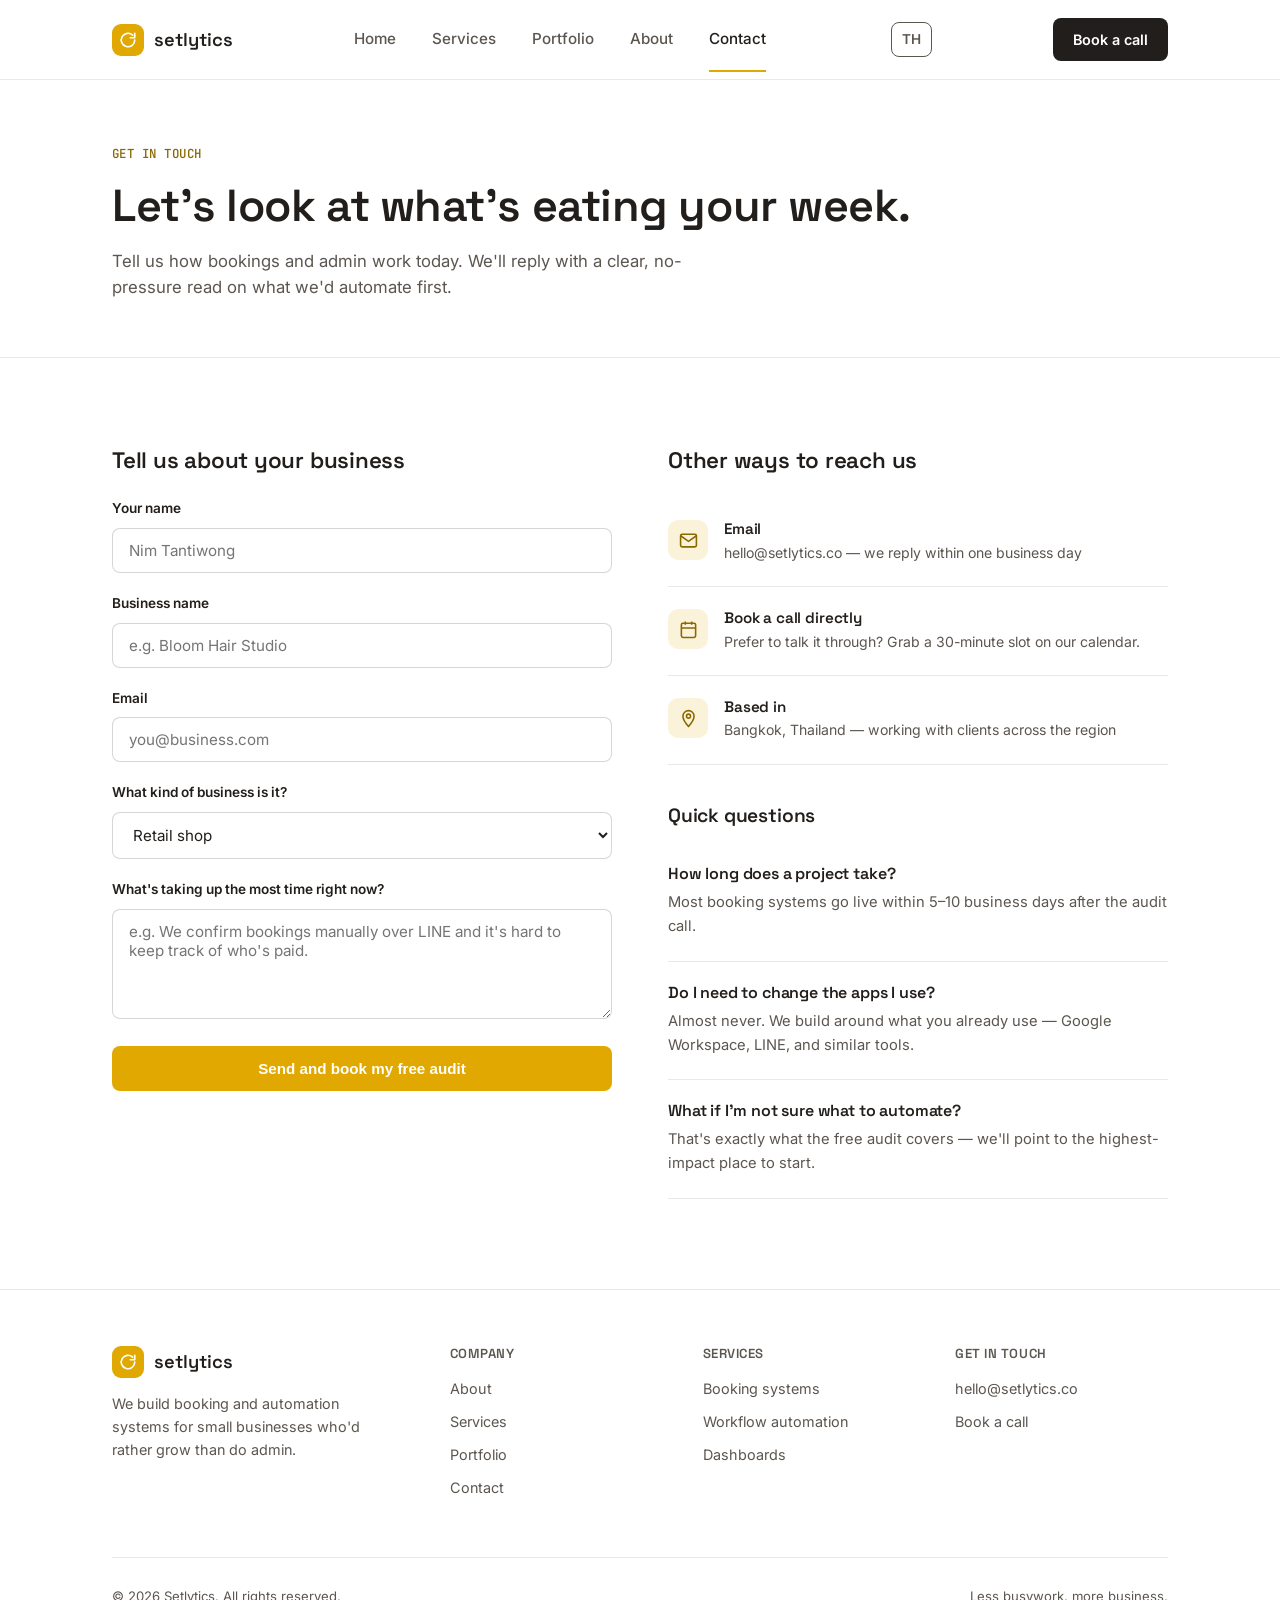
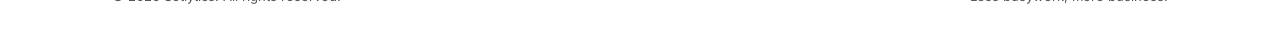
<file: contact.html>
<!DOCTYPE html>
<html lang="en">
<head>
<meta charset="UTF-8">
<meta name="viewport" content="width=device-width, initial-scale=1.0">
<title>Contact — Setlytics</title>
<link rel="stylesheet" href="styles.css">
</head>
<body>

<nav>
  <div class="nav-inner">
    <a href="index.html" class="brand">
      <span class="brand-mark">
        <svg viewBox="0 0 24 24" fill="none" stroke="white" stroke-width="2.2" stroke-linecap="round" stroke-linejoin="round"><path d="M21 12a9 9 0 1 1-2.64-6.36"/><path d="M21 3v6h-6"/></svg>
      </span>
      setlytics
    </a>
    <div class="nav-links">
      <a href="index.html">Home</a>
      <a href="services.html">Services</a>
      <a href="portfolio.html">Portfolio</a>
      <a href="about.html">About</a>
      <a href="contact.html" class="active">Contact</a>
    </div>
    <a href="th/contact.html" class="lang-switch">TH</a>
    <a href="contact.html" class="nav-cta">Book a call</a>
  </div>
</nav>

<div class="page-header">
  <div class="wrap">
    <span class="mono">Get in touch</span>
    <h1>Let's look at what's eating your week.</h1>
    <p>Tell us how bookings and admin work today. We'll reply with a clear, no-pressure read on what we'd automate first.</p>
  </div>
</div>

<section>
  <div class="wrap">
    <div class="contact-grid">

      <div>
        <h2 style="font-size: 1.4rem; margin-bottom: 24px;">Tell us about your business</h2>
        <form>
          <div class="form-field">
            <label for="name">Your name</label>
            <input type="text" id="name" placeholder="Nim Tantiwong">
          </div>
          <div class="form-field">
            <label for="business">Business name</label>
            <input type="text" id="business" placeholder="e.g. Bloom Hair Studio">
          </div>
          <div class="form-field">
            <label for="email">Email</label>
            <input type="email" id="email" placeholder="you@business.com">
          </div>
          <div class="form-field">
            <label for="industry">What kind of business is it?</label>
            <select id="industry">
              <option>Retail shop</option>
              <option>Salon / studio / workshop</option>
              <option>Clinic / healthcare</option>
              <option>Local service business</option>
              <option>Other</option>
            </select>
          </div>
          <div class="form-field">
            <label for="message">What's taking up the most time right now?</label>
            <textarea id="message" placeholder="e.g. We confirm bookings manually over LINE and it's hard to keep track of who's paid."></textarea>
          </div>
          <button type="submit" class="btn btn-primary" style="width: 100%; justify-content: center;">
            Send and book my free audit
          </button>
        </form>
      </div>

      <div>
        <h2 style="font-size: 1.4rem; margin-bottom: 24px;">Other ways to reach us</h2>

        <div class="contact-info-item">
          <div class="contact-icon">
            <svg viewBox="0 0 24 24" fill="none" stroke-width="2"><path d="M4 4h16v16H4z" stroke="none"/><path d="M22 6l-10 7L2 6"/><rect x="2" y="4" width="20" height="16" rx="2"/></svg>
          </div>
          <div>
            <h4>Email</h4>
            <p>hello@setlytics.co — we reply within one business day</p>
          </div>
        </div>

        <div class="contact-info-item">
          <div class="contact-icon">
            <svg viewBox="0 0 24 24" fill="none" stroke-width="2"><rect x="3" y="4" width="18" height="18" rx="2"/><path d="M16 2v4M8 2v4M3 10h18"/></svg>
          </div>
          <div>
            <h4>Book a call directly</h4>
            <p>Prefer to talk it through? Grab a 30-minute slot on our calendar.</p>
          </div>
        </div>

        <div class="contact-info-item">
          <div class="contact-icon">
            <svg viewBox="0 0 24 24" fill="none" stroke-width="2"><path d="M12 2a7 7 0 0 0-7 7c0 5 7 13 7 13s7-8 7-13a7 7 0 0 0-7-7z"/><circle cx="12" cy="9" r="2.5"/></svg>
          </div>
          <div>
            <h4>Based in</h4>
            <p>Bangkok, Thailand — working with clients across the region</p>
          </div>
        </div>

        <div style="margin-top: 40px;">
          <h2 style="font-size: 1.2rem; margin-bottom: 16px;">Quick questions</h2>
          <div class="faq-item">
            <h4>How long does a project take?</h4>
            <p>Most booking systems go live within 5–10 business days after the audit call.</p>
          </div>
          <div class="faq-item">
            <h4>Do I need to change the apps I use?</h4>
            <p>Almost never. We build around what you already use — Google Workspace, LINE, and similar tools.</p>
          </div>
          <div class="faq-item">
            <h4>What if I'm not sure what to automate?</h4>
            <p>That's exactly what the free audit covers — we'll point to the highest-impact place to start.</p>
          </div>
        </div>
      </div>

    </div>
  </div>
</section>

<footer>
  <div class="wrap">
    <div class="footer-top">
      <div class="footer-brand">
        <a href="index.html" class="brand">
          <span class="brand-mark">
            <svg viewBox="0 0 24 24" fill="none" stroke="white" stroke-width="2.2" stroke-linecap="round" stroke-linejoin="round"><path d="M21 12a9 9 0 1 1-2.64-6.36"/><path d="M21 3v6h-6"/></svg>
          </span>
          setlytics
        </a>
        <p>We build booking and automation systems for small businesses who'd rather grow than do admin.</p>
      </div>
      <div class="footer-col">
        <h4>Company</h4>
        <a href="about.html">About</a>
        <a href="services.html">Services</a>
        <a href="portfolio.html">Portfolio</a>
        <a href="contact.html">Contact</a>
      </div>
      <div class="footer-col">
        <h4>Services</h4>
        <a href="services.html">Booking systems</a>
        <a href="services.html">Workflow automation</a>
        <a href="services.html">Dashboards</a>
      </div>
      <div class="footer-col">
        <h4>Get in touch</h4>
        <a href="mailto:hello@setlytics.co">hello@setlytics.co</a>
        <a href="contact.html">Book a call</a>
      </div>
    </div>
    <div class="footer-bottom">
      <span>© 2026 Setlytics. All rights reserved.</span>
      <span>Less busywork, more business.</span>
    </div>
  </div>
</footer>

</body>
</html>
</file>
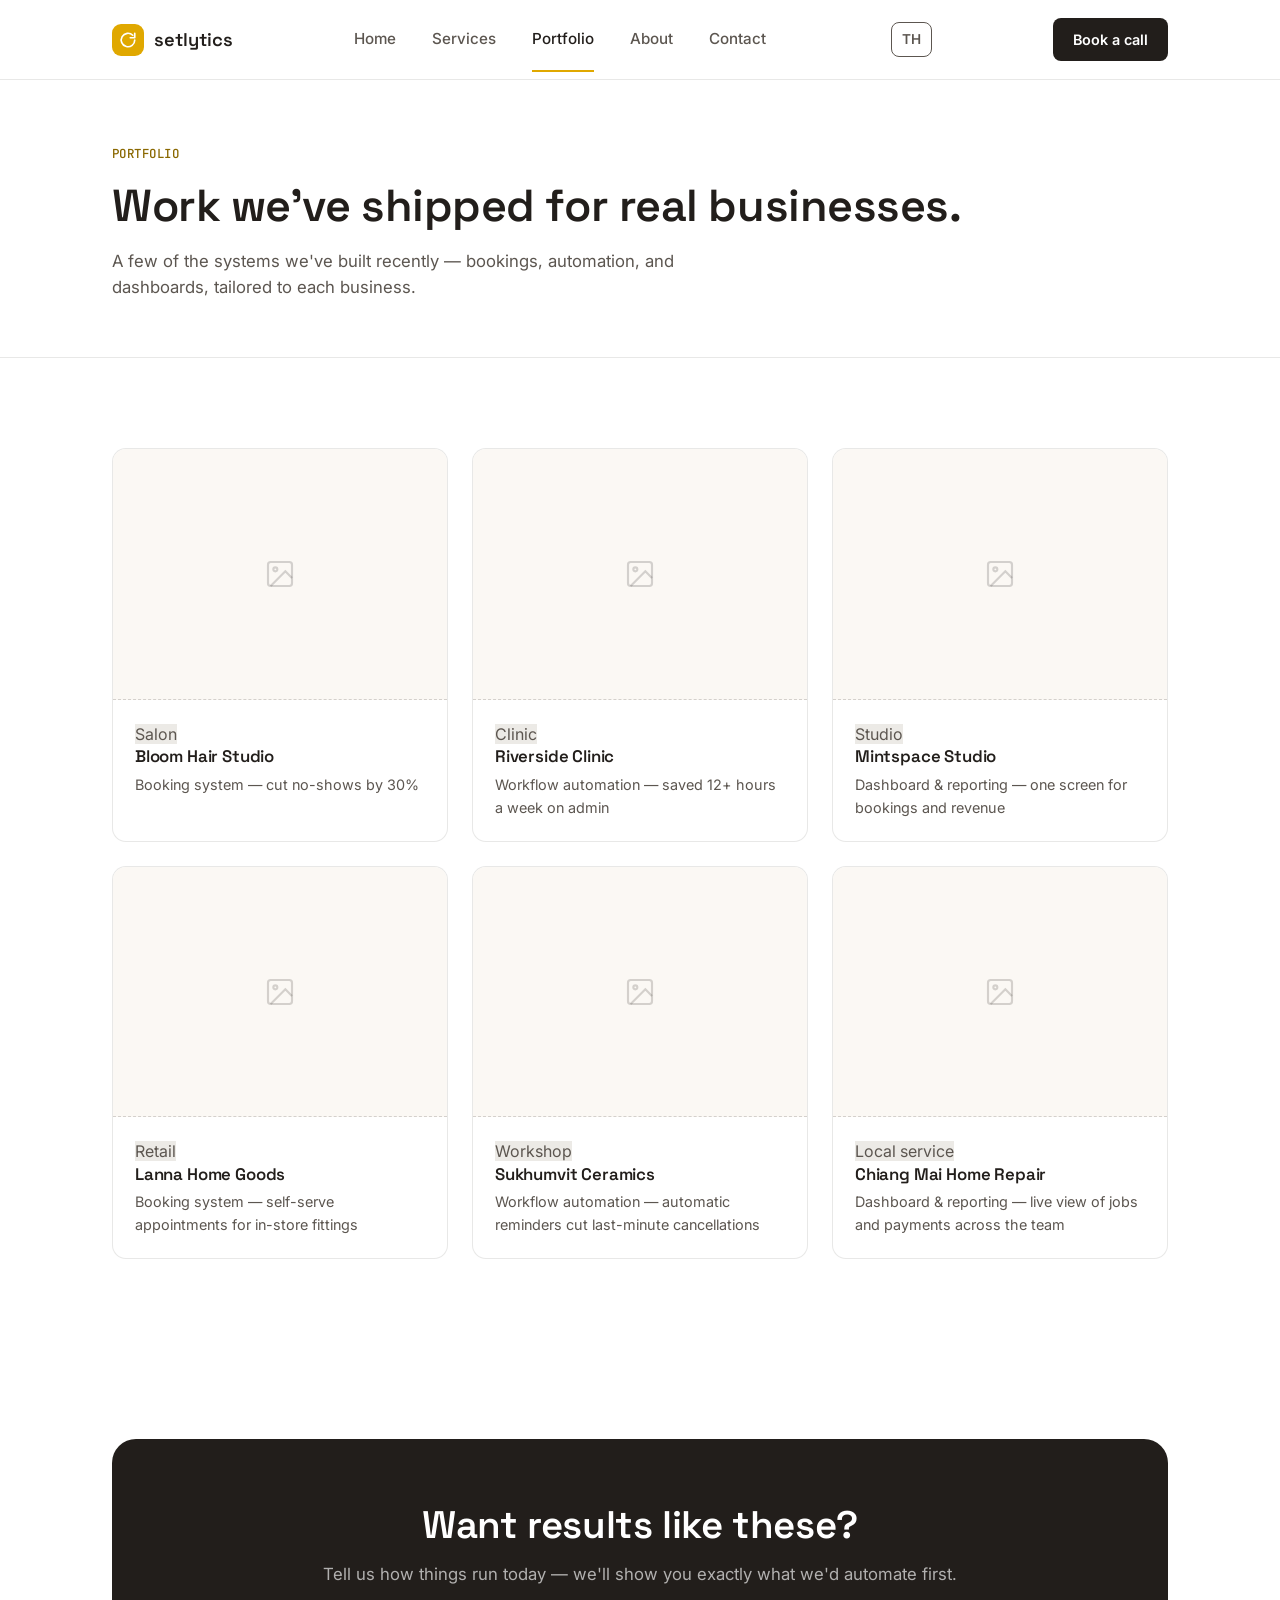
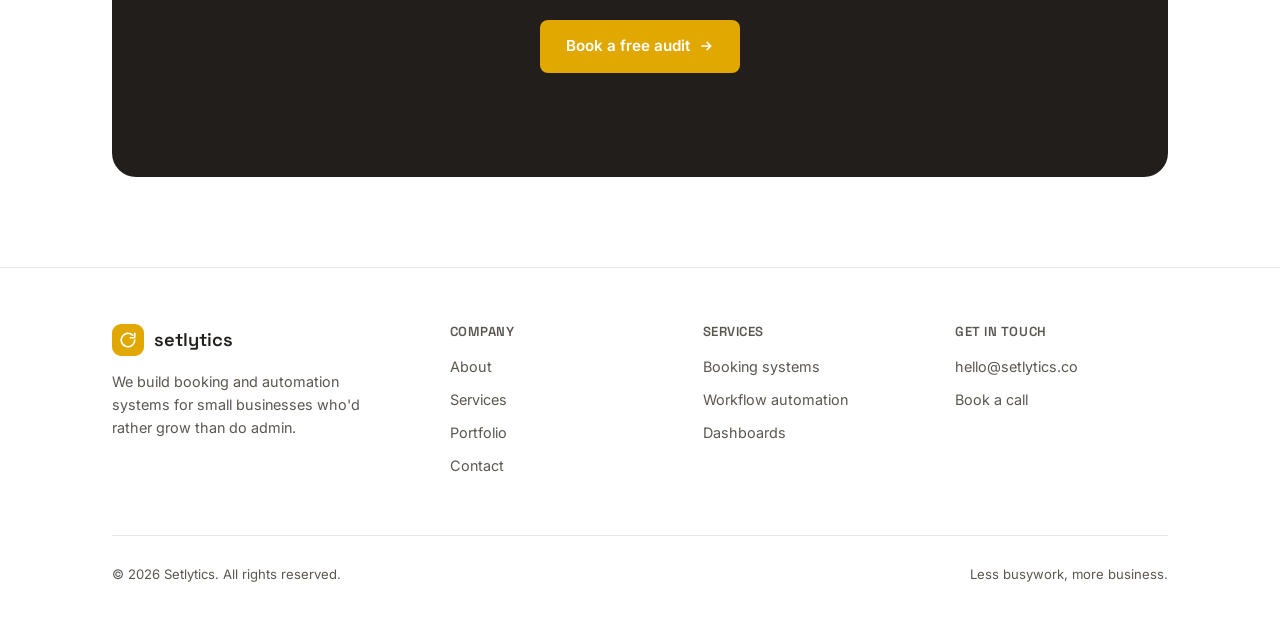
<file: portfolio.html>
<!DOCTYPE html>
<html lang="en">
<head>
<meta charset="UTF-8">
<meta name="viewport" content="width=device-width, initial-scale=1.0">
<title>Portfolio — Setlytics</title>
<link rel="stylesheet" href="styles.css">
</head>
<body>

<nav>
  <div class="nav-inner">
    <a href="index.html" class="brand">
      <span class="brand-mark">
        <svg viewBox="0 0 24 24" fill="none" stroke="white" stroke-width="2.2" stroke-linecap="round" stroke-linejoin="round"><path d="M21 12a9 9 0 1 1-2.64-6.36"/><path d="M21 3v6h-6"/></svg>
      </span>
      setlytics
    </a>
    <div class="nav-links">
      <a href="index.html">Home</a>
      <a href="services.html">Services</a>
      <a href="portfolio.html" class="active">Portfolio</a>
      <a href="about.html">About</a>
      <a href="contact.html">Contact</a>
    </div>
    <a href="th/portfolio.html" class="lang-switch">TH</a>
    <a href="contact.html" class="nav-cta">Book a call</a>
  </div>
</nav>

<div class="page-header">
  <div class="wrap">
    <span class="mono">Portfolio</span>
    <h1>Work we've shipped for real businesses.</h1>
    <p>A few of the systems we've built recently — bookings, automation, and dashboards, tailored to each business.</p>
  </div>
</div>

<section>
  <div class="wrap">
    <div class="portfolio-grid">

      <div class="portfolio-card">
        <div class="portfolio-img">
          <svg viewBox="0 0 24 24" fill="none" stroke-width="1.6"><rect x="3" y="3" width="18" height="18" rx="2"/><circle cx="8.5" cy="8.5" r="1.5"/><path d="M21 15l-5-5L5 21"/></svg>
        </div>
        <div class="portfolio-body">
          <span class="tag tag-gray">Salon</span>
          <h3>Bloom Hair Studio</h3>
          <p>Booking system — cut no-shows by 30%</p>
        </div>
      </div>

      <div class="portfolio-card">
        <div class="portfolio-img">
          <svg viewBox="0 0 24 24" fill="none" stroke-width="1.6"><rect x="3" y="3" width="18" height="18" rx="2"/><circle cx="8.5" cy="8.5" r="1.5"/><path d="M21 15l-5-5L5 21"/></svg>
        </div>
        <div class="portfolio-body">
          <span class="tag tag-gray">Clinic</span>
          <h3>Riverside Clinic</h3>
          <p>Workflow automation — saved 12+ hours a week on admin</p>
        </div>
      </div>

      <div class="portfolio-card">
        <div class="portfolio-img">
          <svg viewBox="0 0 24 24" fill="none" stroke-width="1.6"><rect x="3" y="3" width="18" height="18" rx="2"/><circle cx="8.5" cy="8.5" r="1.5"/><path d="M21 15l-5-5L5 21"/></svg>
        </div>
        <div class="portfolio-body">
          <span class="tag tag-gray">Studio</span>
          <h3>Mintspace Studio</h3>
          <p>Dashboard &amp; reporting — one screen for bookings and revenue</p>
        </div>
      </div>

      <div class="portfolio-card">
        <div class="portfolio-img">
          <svg viewBox="0 0 24 24" fill="none" stroke-width="1.6"><rect x="3" y="3" width="18" height="18" rx="2"/><circle cx="8.5" cy="8.5" r="1.5"/><path d="M21 15l-5-5L5 21"/></svg>
        </div>
        <div class="portfolio-body">
          <span class="tag tag-gray">Retail</span>
          <h3>Lanna Home Goods</h3>
          <p>Booking system — self-serve appointments for in-store fittings</p>
        </div>
      </div>

      <div class="portfolio-card">
        <div class="portfolio-img">
          <svg viewBox="0 0 24 24" fill="none" stroke-width="1.6"><rect x="3" y="3" width="18" height="18" rx="2"/><circle cx="8.5" cy="8.5" r="1.5"/><path d="M21 15l-5-5L5 21"/></svg>
        </div>
        <div class="portfolio-body">
          <span class="tag tag-gray">Workshop</span>
          <h3>Sukhumvit Ceramics</h3>
          <p>Workflow automation — automatic reminders cut last-minute cancellations</p>
        </div>
      </div>

      <div class="portfolio-card">
        <div class="portfolio-img">
          <svg viewBox="0 0 24 24" fill="none" stroke-width="1.6"><rect x="3" y="3" width="18" height="18" rx="2"/><circle cx="8.5" cy="8.5" r="1.5"/><path d="M21 15l-5-5L5 21"/></svg>
        </div>
        <div class="portfolio-body">
          <span class="tag tag-gray">Local service</span>
          <h3>Chiang Mai Home Repair</h3>
          <p>Dashboard &amp; reporting — live view of jobs and payments across the team</p>
        </div>
      </div>

    </div>
  </div>
</section>

<section>
  <div class="wrap">
    <div class="cta-band">
      <h2>Want results like these?</h2>
      <p>Tell us how things run today — we'll show you exactly what we'd automate first.</p>
      <div class="hero-actions">
        <a href="contact.html" class="btn btn-primary" style="background: var(--primary);">
          Book a free audit
          <svg width="16" height="16" viewBox="0 0 24 24" fill="none" stroke="white" stroke-width="2.4"><path d="M5 12h14M13 6l6 6-6 6"/></svg>
        </a>
      </div>
    </div>
  </div>
</section>

<footer>
  <div class="wrap">
    <div class="footer-top">
      <div class="footer-brand">
        <a href="index.html" class="brand">
          <span class="brand-mark">
            <svg viewBox="0 0 24 24" fill="none" stroke="white" stroke-width="2.2" stroke-linecap="round" stroke-linejoin="round"><path d="M21 12a9 9 0 1 1-2.64-6.36"/><path d="M21 3v6h-6"/></svg>
          </span>
          setlytics
        </a>
        <p>We build booking and automation systems for small businesses who'd rather grow than do admin.</p>
      </div>
      <div class="footer-col">
        <h4>Company</h4>
        <a href="about.html">About</a>
        <a href="services.html">Services</a>
        <a href="portfolio.html">Portfolio</a>
        <a href="contact.html">Contact</a>
      </div>
      <div class="footer-col">
        <h4>Services</h4>
        <a href="services.html">Booking systems</a>
        <a href="services.html">Workflow automation</a>
        <a href="services.html">Dashboards</a>
      </div>
      <div class="footer-col">
        <h4>Get in touch</h4>
        <a href="mailto:hello@setlytics.co">hello@setlytics.co</a>
        <a href="contact.html">Book a call</a>
      </div>
    </div>
    <div class="footer-bottom">
      <span>© 2026 Setlytics. All rights reserved.</span>
      <span>Less busywork, more business.</span>
    </div>
  </div>
</footer>

</body>
</html>
</file>
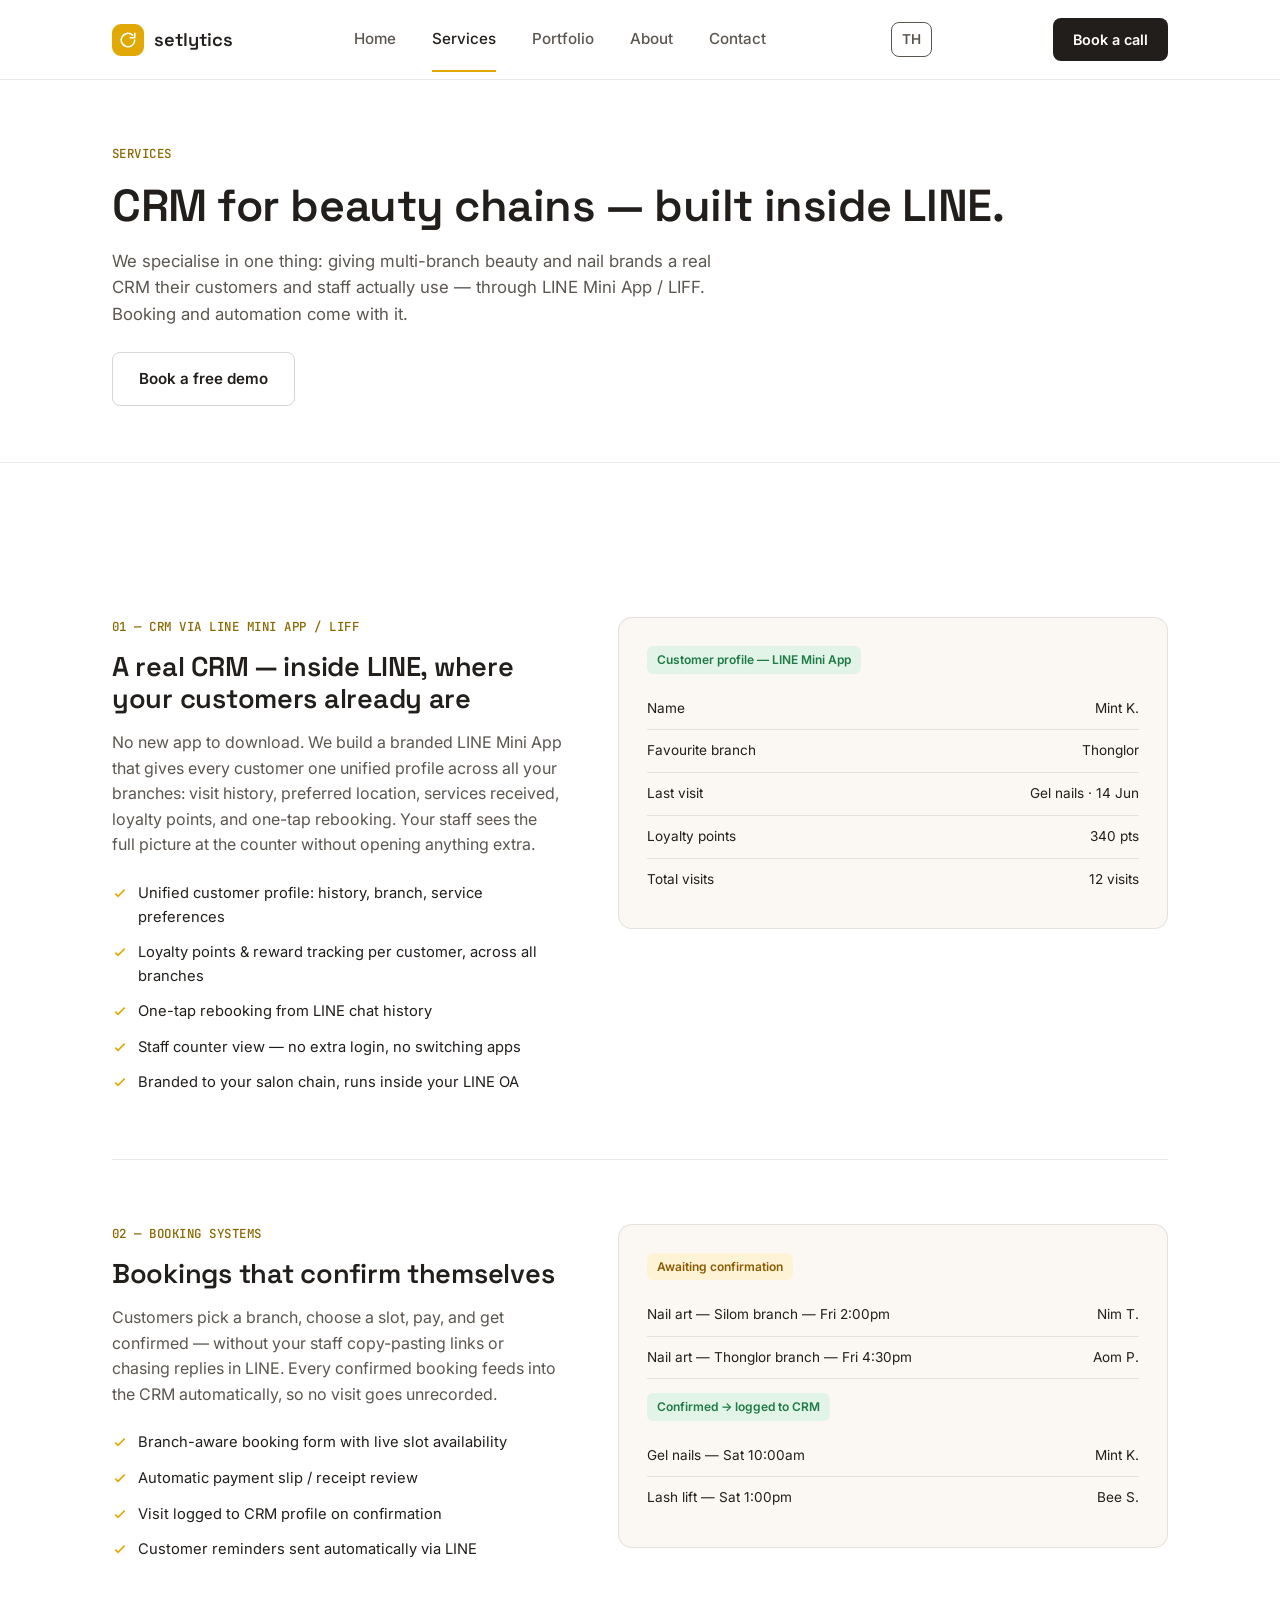
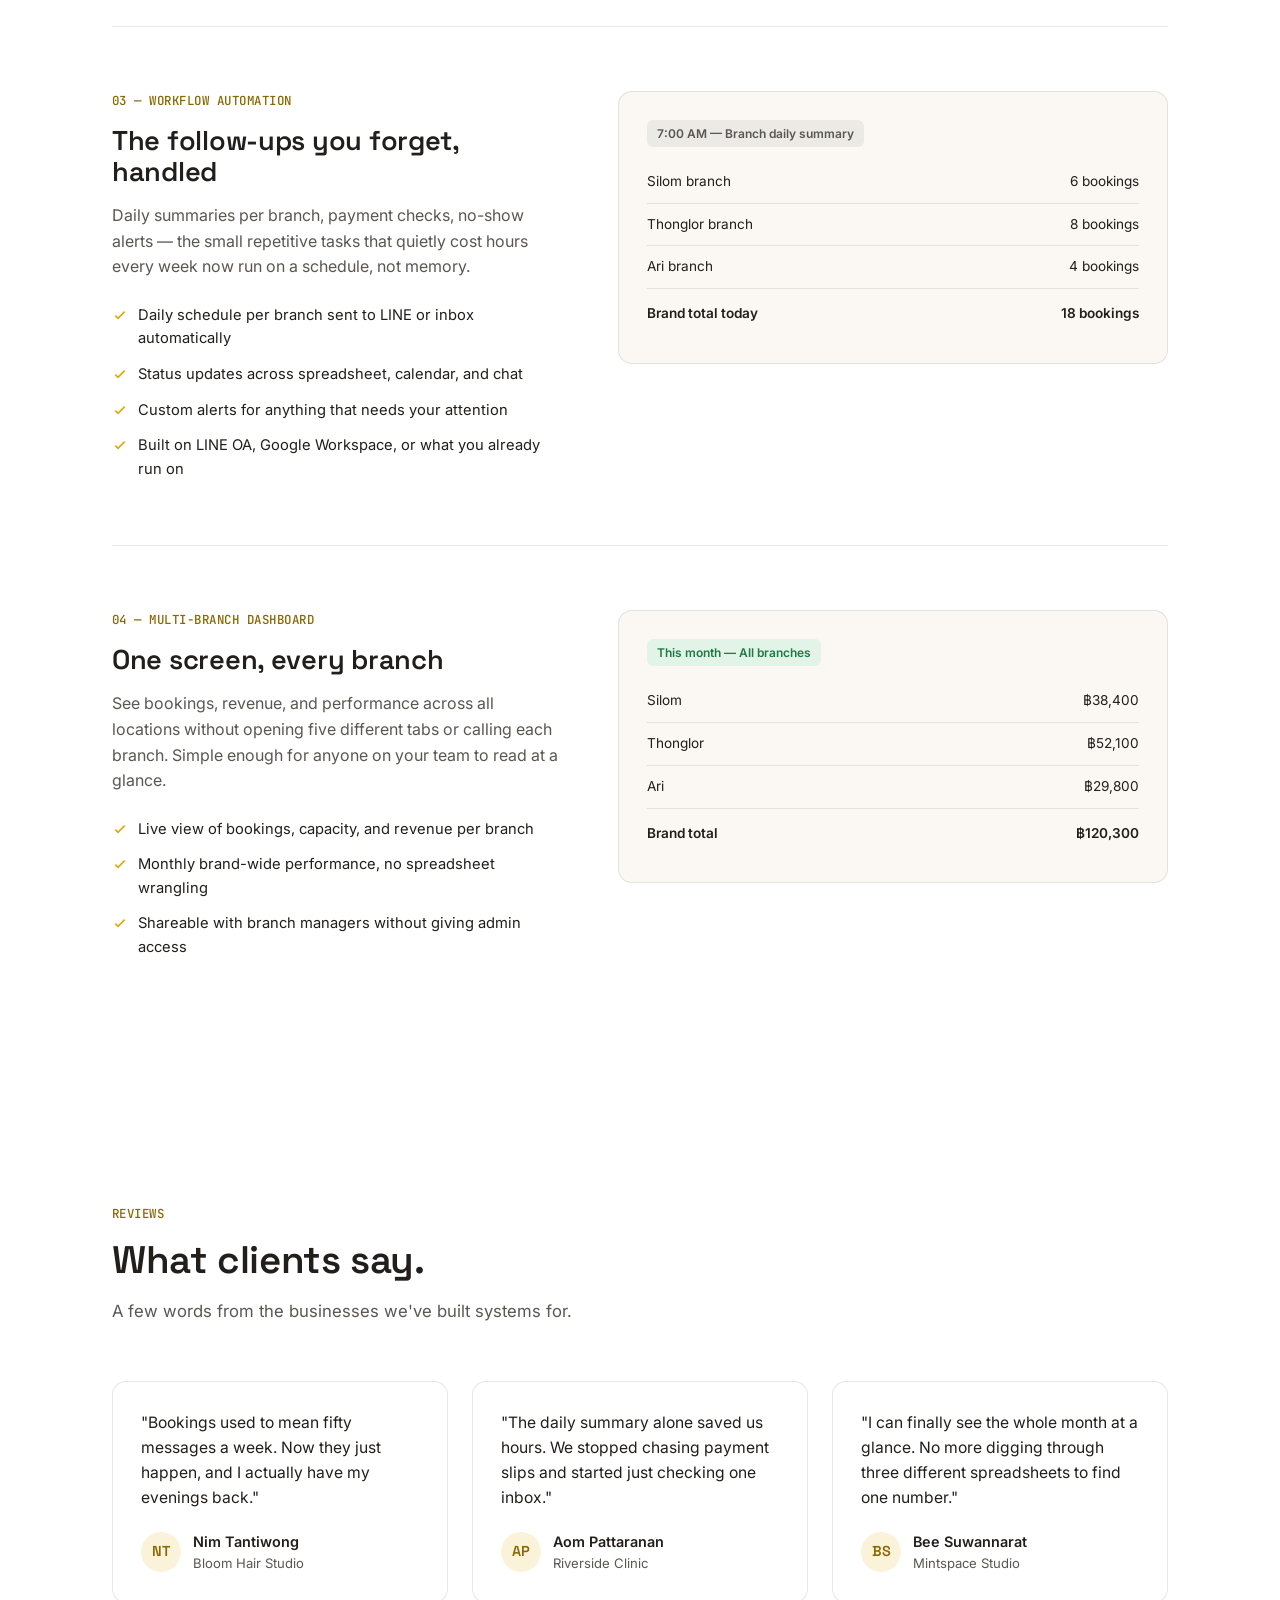
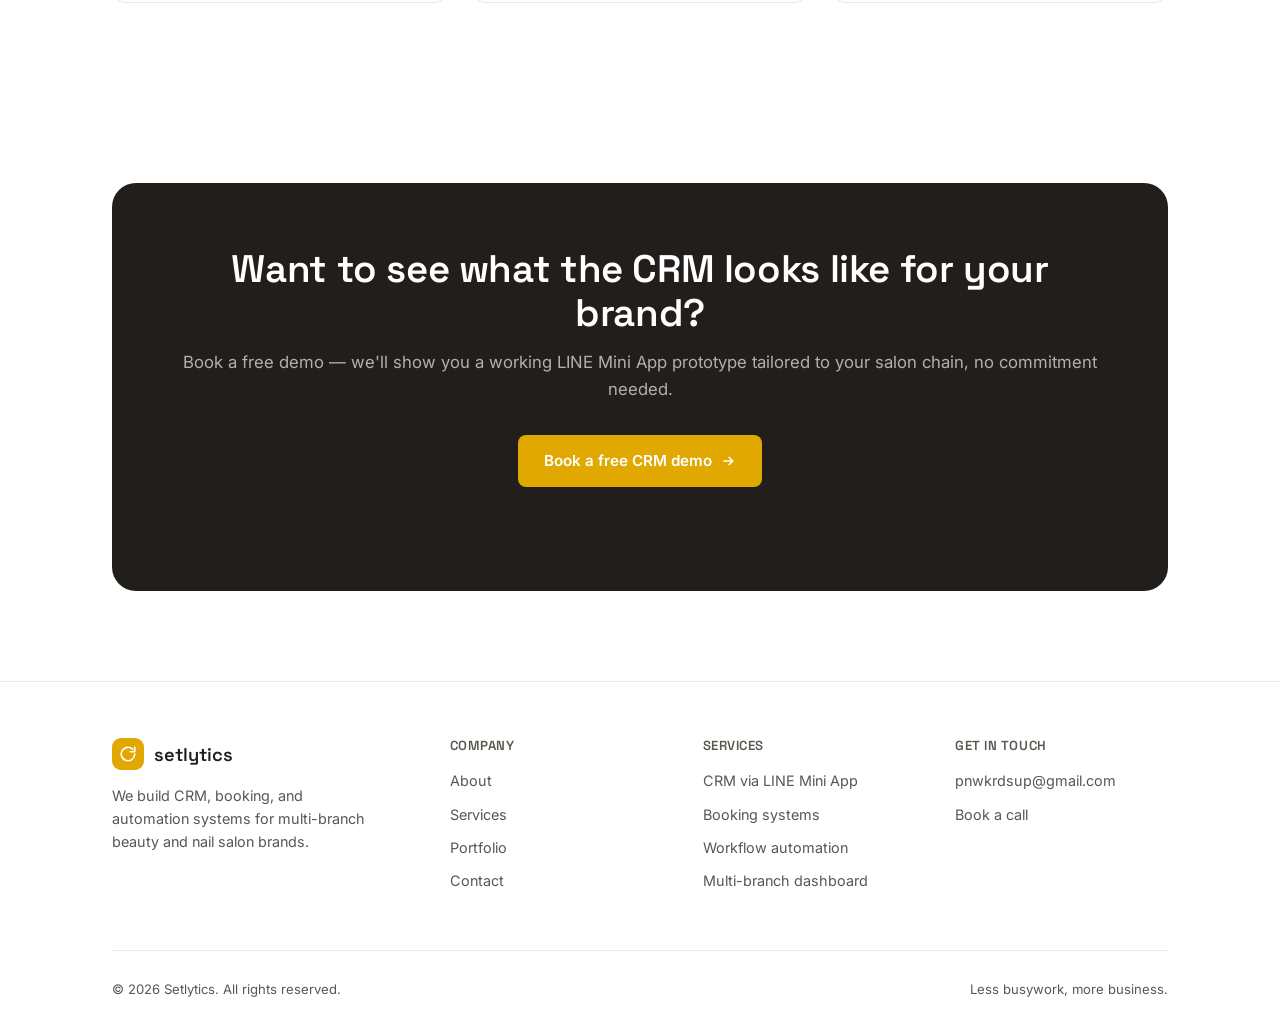
<file: services.html>
<!DOCTYPE html>
<html lang="en">
<head>
<meta charset="UTF-8">
<meta name="viewport" content="width=device-width, initial-scale=1.0">
<title>Services — Setlytics</title>
<link rel="stylesheet" href="styles.css">
</head>
<body>

<nav>
  <div class="nav-inner">
    <a href="index.html" class="brand">
      <span class="brand-mark">
        <svg viewBox="0 0 24 24" fill="none" stroke="white" stroke-width="2.2" stroke-linecap="round" stroke-linejoin="round"><path d="M21 12a9 9 0 1 1-2.64-6.36"/><path d="M21 3v6h-6"/></svg>
      </span>
      setlytics
    </a>
    <div class="nav-links">
      <a href="index.html">Home</a>
      <a href="services.html" class="active">Services</a>
      <a href="portfolio.html">Portfolio</a>
      <a href="about.html">About</a>
      <a href="contact.html">Contact</a>
    </div>
    <a href="th/services.html" class="lang-switch">TH</a>
    <a href="contact.html" class="nav-cta">Book a call</a>
  </div>
</nav>

<div class="page-header">
  <div class="wrap">
    <span class="mono">Services</span>
    <h1>CRM for beauty chains — built inside LINE.</h1>
    <p>We specialise in one thing: giving multi-branch beauty and nail brands a real CRM their customers and staff actually use — through LINE Mini App / LIFF. Booking and automation come with it.</p>
    <a href="contact.html" class="btn btn-ghost" style="margin-top: 24px;">Book a free demo</a>
  </div>
</div>

<section>
  <div class="wrap">

    <div class="service-block">
      <div>
        <span class="mono">01 — CRM via LINE Mini App / LIFF</span>
        <h2>A real CRM — inside LINE, where your customers already are</h2>
        <p class="desc">No new app to download. We build a branded LINE Mini App that gives every customer one unified profile across all your branches: visit history, preferred location, services received, loyalty points, and one-tap rebooking. Your staff sees the full picture at the counter without opening anything extra.</p>
        <ul class="feature-list">
          <li><svg viewBox="0 0 24 24" fill="none" stroke-width="2.4"><path d="M5 13l4 4L19 7"/></svg> Unified customer profile: history, branch, service preferences</li>
          <li><svg viewBox="0 0 24 24" fill="none" stroke-width="2.4"><path d="M5 13l4 4L19 7"/></svg> Loyalty points &amp; reward tracking per customer, across all branches</li>
          <li><svg viewBox="0 0 24 24" fill="none" stroke-width="2.4"><path d="M5 13l4 4L19 7"/></svg> One-tap rebooking from LINE chat history</li>
          <li><svg viewBox="0 0 24 24" fill="none" stroke-width="2.4"><path d="M5 13l4 4L19 7"/></svg> Staff counter view — no extra login, no switching apps</li>
          <li><svg viewBox="0 0 24 24" fill="none" stroke-width="2.4"><path d="M5 13l4 4L19 7"/></svg> Branded to your salon chain, runs inside your LINE OA</li>
        </ul>
      </div>
      <div class="mini-visual">
        <span class="tag tag-green">Customer profile — LINE Mini App</span>
        <div class="mini-row"><span>Name</span><span>Mint K.</span></div>
        <div class="mini-row"><span>Favourite branch</span><span>Thonglor</span></div>
        <div class="mini-row"><span>Last visit</span><span>Gel nails · 14 Jun</span></div>
        <div class="mini-row"><span>Loyalty points</span><span>340 pts</span></div>
        <div class="mini-row" style="border-bottom:none;"><span>Total visits</span><span>12 visits</span></div>
      </div>
    </div>

    <div class="service-block">
      <div>
        <span class="mono">02 — Booking systems</span>
        <h2>Bookings that confirm themselves</h2>
        <p class="desc">Customers pick a branch, choose a slot, pay, and get confirmed — without your staff copy-pasting links or chasing replies in LINE. Every confirmed booking feeds into the CRM automatically, so no visit goes unrecorded.</p>
        <ul class="feature-list">
          <li><svg viewBox="0 0 24 24" fill="none" stroke-width="2.4"><path d="M5 13l4 4L19 7"/></svg> Branch-aware booking form with live slot availability</li>
          <li><svg viewBox="0 0 24 24" fill="none" stroke-width="2.4"><path d="M5 13l4 4L19 7"/></svg> Automatic payment slip / receipt review</li>
          <li><svg viewBox="0 0 24 24" fill="none" stroke-width="2.4"><path d="M5 13l4 4L19 7"/></svg> Visit logged to CRM profile on confirmation</li>
          <li><svg viewBox="0 0 24 24" fill="none" stroke-width="2.4"><path d="M5 13l4 4L19 7"/></svg> Customer reminders sent automatically via LINE</li>
        </ul>
      </div>
      <div class="mini-visual">
        <span class="tag tag-yellow">Awaiting confirmation</span>
        <div class="mini-row"><span>Nail art — Silom branch — Fri 2:00pm</span><span>Nim T.</span></div>
        <div class="mini-row"><span>Nail art — Thonglor branch — Fri 4:30pm</span><span>Aom P.</span></div>
        <span class="tag tag-green" style="margin-top:14px;">Confirmed → logged to CRM</span>
        <div class="mini-row"><span>Gel nails — Sat 10:00am</span><span>Mint K.</span></div>
        <div class="mini-row"><span>Lash lift — Sat 1:00pm</span><span>Bee S.</span></div>
      </div>
    </div>

    <div class="service-block">
      <div>
        <span class="mono">03 — Workflow automation</span>
        <h2>The follow-ups you forget, handled</h2>
        <p class="desc">Daily summaries per branch, payment checks, no-show alerts — the small repetitive tasks that quietly cost hours every week now run on a schedule, not memory.</p>
        <ul class="feature-list">
          <li><svg viewBox="0 0 24 24" fill="none" stroke-width="2.4"><path d="M5 13l4 4L19 7"/></svg> Daily schedule per branch sent to LINE or inbox automatically</li>
          <li><svg viewBox="0 0 24 24" fill="none" stroke-width="2.4"><path d="M5 13l4 4L19 7"/></svg> Status updates across spreadsheet, calendar, and chat</li>
          <li><svg viewBox="0 0 24 24" fill="none" stroke-width="2.4"><path d="M5 13l4 4L19 7"/></svg> Custom alerts for anything that needs your attention</li>
          <li><svg viewBox="0 0 24 24" fill="none" stroke-width="2.4"><path d="M5 13l4 4L19 7"/></svg> Built on LINE OA, Google Workspace, or what you already run on</li>
        </ul>
      </div>
      <div class="mini-visual">
        <span class="tag tag-gray">7:00 AM — Branch daily summary</span>
        <div class="mini-row"><span>Silom branch</span><span>6 bookings</span></div>
        <div class="mini-row"><span>Thonglor branch</span><span>8 bookings</span></div>
        <div class="mini-row"><span>Ari branch</span><span>4 bookings</span></div>
        <div class="mini-row" style="border-bottom:none; padding-top:14px; font-weight:600;"><span>Brand total today</span><span>18 bookings</span></div>
      </div>
    </div>

    <div class="service-block">
      <div>
        <span class="mono">04 — Multi-branch dashboard</span>
        <h2>One screen, every branch</h2>
        <p class="desc">See bookings, revenue, and performance across all locations without opening five different tabs or calling each branch. Simple enough for anyone on your team to read at a glance.</p>
        <ul class="feature-list">
          <li><svg viewBox="0 0 24 24" fill="none" stroke-width="2.4"><path d="M5 13l4 4L19 7"/></svg> Live view of bookings, capacity, and revenue per branch</li>
          <li><svg viewBox="0 0 24 24" fill="none" stroke-width="2.4"><path d="M5 13l4 4L19 7"/></svg> Monthly brand-wide performance, no spreadsheet wrangling</li>
          <li><svg viewBox="0 0 24 24" fill="none" stroke-width="2.4"><path d="M5 13l4 4L19 7"/></svg> Shareable with branch managers without giving admin access</li>
        </ul>
      </div>
      <div class="mini-visual">
        <span class="tag tag-green">This month — All branches</span>
        <div class="mini-row"><span>Silom</span><span>฿38,400</span></div>
        <div class="mini-row"><span>Thonglor</span><span>฿52,100</span></div>
        <div class="mini-row"><span>Ari</span><span>฿29,800</span></div>
        <div class="mini-row" style="border-bottom:none; padding-top:14px; font-weight:600;"><span>Brand total</span><span>฿120,300</span></div>
      </div>
    </div>

  </div>
</section>

<section>
  <div class="wrap">
    <div class="section-head">
      <span class="mono">Reviews</span>
      <h2>What clients say.</h2>
      <p>A few words from the businesses we've built systems for.</p>
    </div>
    <div class="grid-3">
      <div class="review-card">
        <p class="review-quote">"Bookings used to mean fifty messages a week. Now they just happen, and I actually have my evenings back."</p>
        <div class="review-author">
          <div class="review-avatar">NT</div>
          <div>
            <div class="name">Nim Tantiwong</div>
            <div class="business">Bloom Hair Studio</div>
          </div>
        </div>
      </div>
      <div class="review-card">
        <p class="review-quote">"The daily summary alone saved us hours. We stopped chasing payment slips and started just checking one inbox."</p>
        <div class="review-author">
          <div class="review-avatar">AP</div>
          <div>
            <div class="name">Aom Pattaranan</div>
            <div class="business">Riverside Clinic</div>
          </div>
        </div>
      </div>
      <div class="review-card">
        <p class="review-quote">"I can finally see the whole month at a glance. No more digging through three different spreadsheets to find one number."</p>
        <div class="review-author">
          <div class="review-avatar">BS</div>
          <div>
            <div class="name">Bee Suwannarat</div>
            <div class="business">Mintspace Studio</div>
          </div>
        </div>
      </div>
    </div>
  </div>
</section>

<section>
  <div class="wrap">
    <div class="cta-band">
      <h2>Want to see what the CRM looks like for your brand?</h2>
      <p>Book a free demo — we'll show you a working LINE Mini App prototype tailored to your salon chain, no commitment needed.</p>
      <div class="hero-actions">
        <a href="contact.html" class="btn btn-primary" style="background: var(--primary);">
          Book a free CRM demo
          <svg width="16" height="16" viewBox="0 0 24 24" fill="none" stroke="white" stroke-width="2.4"><path d="M5 12h14M13 6l6 6-6 6"/></svg>
        </a>
      </div>
    </div>
  </div>
</section>

<footer>
  <div class="wrap">
    <div class="footer-top">
      <div class="footer-brand">
        <a href="index.html" class="brand">
          <span class="brand-mark">
            <svg viewBox="0 0 24 24" fill="none" stroke="white" stroke-width="2.2" stroke-linecap="round" stroke-linejoin="round"><path d="M21 12a9 9 0 1 1-2.64-6.36"/><path d="M21 3v6h-6"/></svg>
          </span>
          setlytics
        </a>
        <p>We build CRM, booking, and automation systems for multi-branch beauty and nail salon brands.</p>
      </div>
      <div class="footer-col">
        <h4>Company</h4>
        <a href="about.html">About</a>
        <a href="services.html">Services</a>
        <a href="portfolio.html">Portfolio</a>
        <a href="contact.html">Contact</a>
      </div>
      <div class="footer-col">
        <h4>Services</h4>
        <a href="services.html">CRM via LINE Mini App</a>
        <a href="services.html">Booking systems</a>
        <a href="services.html">Workflow automation</a>
        <a href="services.html">Multi-branch dashboard</a>
      </div>
      <div class="footer-col">
        <h4>Get in touch</h4>
        <a href="mailto:pnwkrdsup@gmail.com">pnwkrdsup@gmail.com</a>
        <a href="contact.html">Book a call</a>
      </div>
    </div>
    <div class="footer-bottom">
      <span>© 2026 Setlytics. All rights reserved.</span>
      <span>Less busywork, more business.</span>
    </div>
  </div>
</footer>

</body>
</html>
</file>
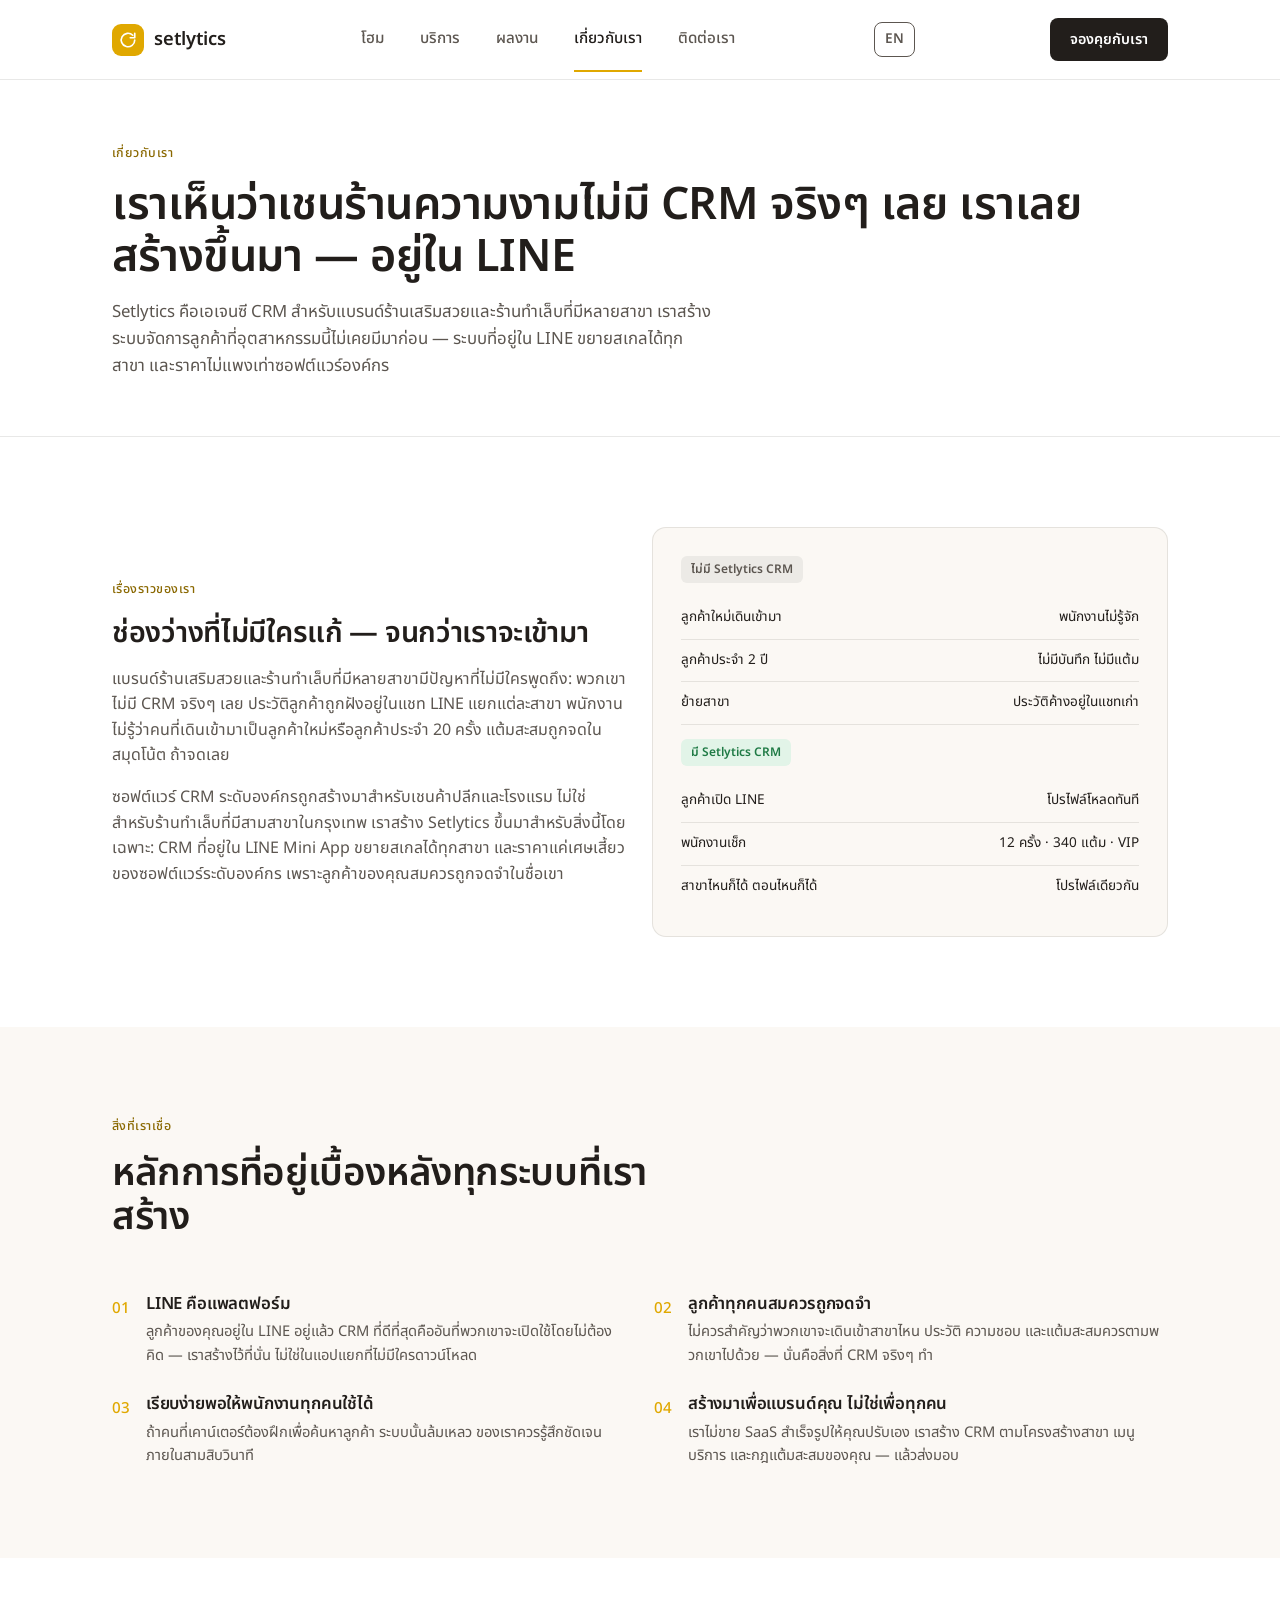
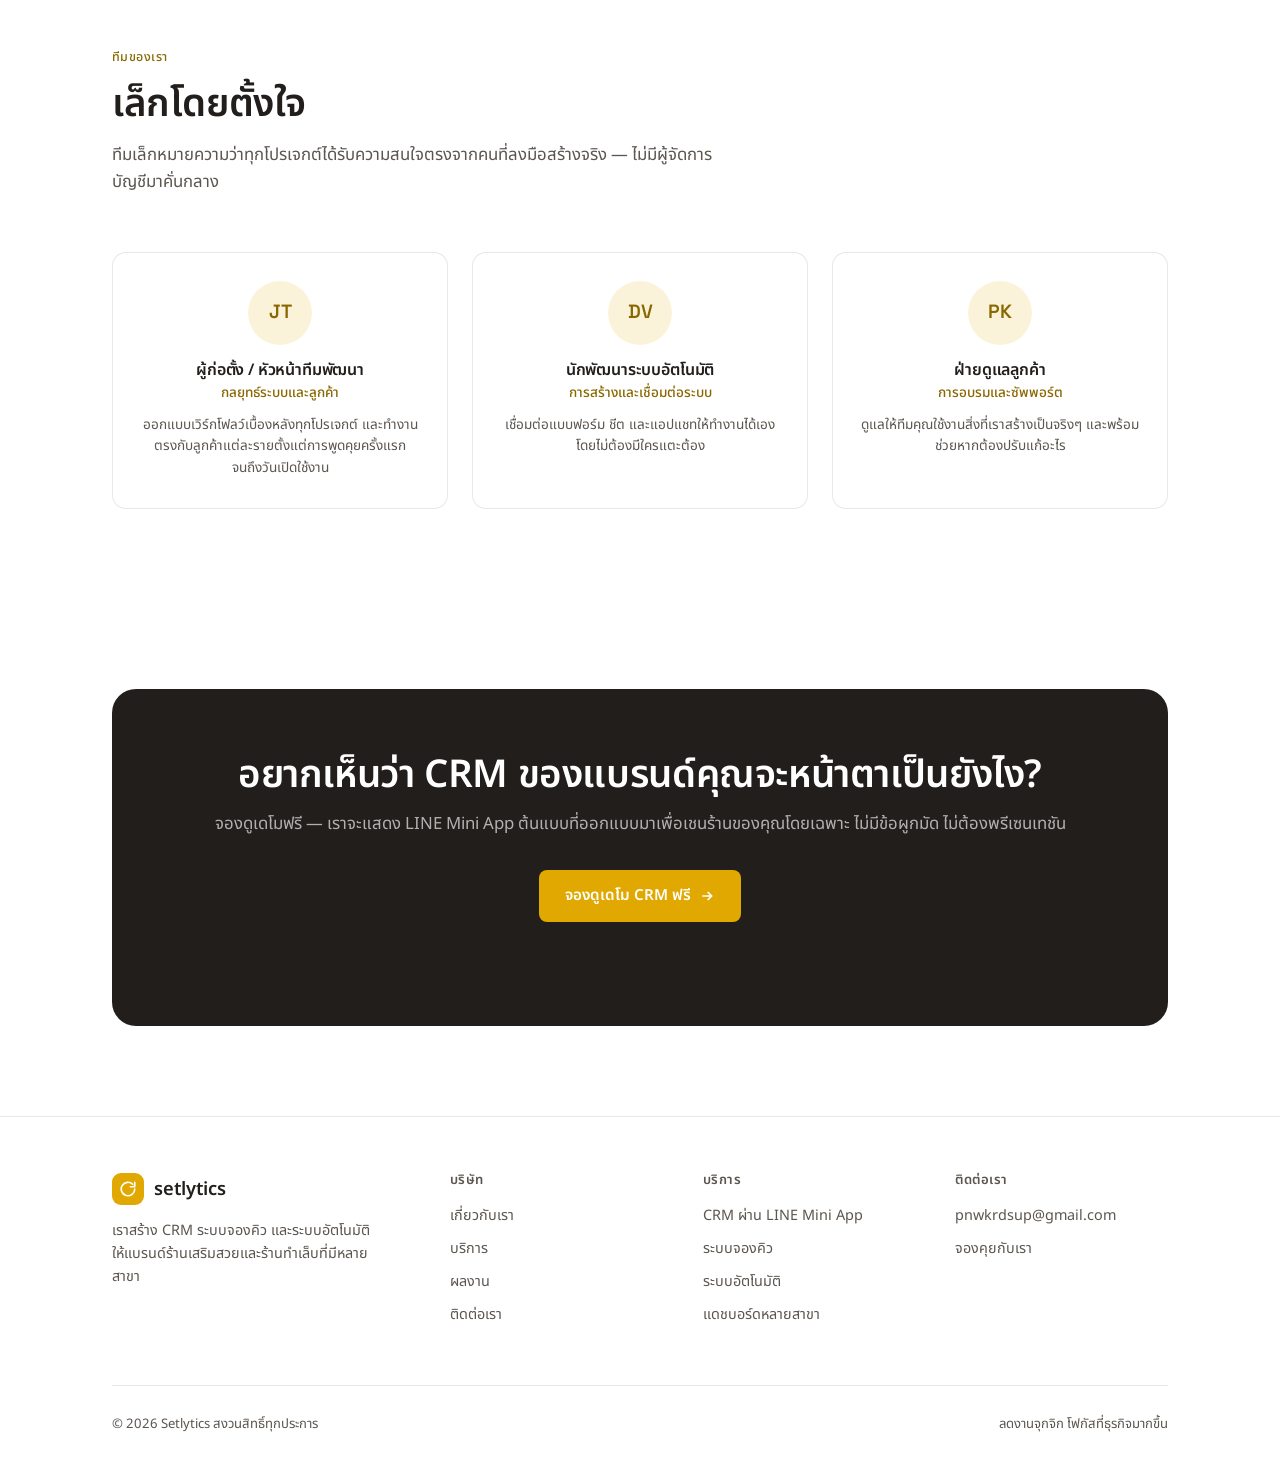
<file: th/about.html>
<!DOCTYPE html>
<html lang="th">
<head>
<meta charset="UTF-8">
<meta name="viewport" content="width=device-width, initial-scale=1.0">
<title>เกี่ยวกับเรา — Setlytics</title>
<link rel="stylesheet" href="../styles.css">
<link rel="stylesheet" href="thai-fonts.css">
</head>
<body>

<nav>
  <div class="nav-inner">
    <a href="index.html" class="brand">
      <span class="brand-mark">
        <svg viewBox="0 0 24 24" fill="none" stroke="white" stroke-width="2.2" stroke-linecap="round" stroke-linejoin="round"><path d="M21 12a9 9 0 1 1-2.64-6.36"/><path d="M21 3v6h-6"/></svg>
      </span>
      setlytics
    </a>
    <div class="nav-links">
      <a href="index.html">โฮม</a>
      <a href="services.html">บริการ</a>
      <a href="portfolio.html">ผลงาน</a>
      <a href="about.html" class="active">เกี่ยวกับเรา</a>
      <a href="contact.html">ติดต่อเรา</a>
    </div>
    <a href="../about.html" class="lang-switch">EN</a>
    <a href="contact.html" class="nav-cta">จองคุยกับเรา</a>
  </div>
</nav>

<div class="page-header">
  <div class="wrap">
    <span class="mono">เกี่ยวกับเรา</span>
    <h1>เราเห็นว่าเชนร้านความงามไม่มี CRM จริงๆ เลย เราเลยสร้างขึ้นมา — อยู่ใน LINE</h1>
    <p>Setlytics คือเอเจนซี CRM สำหรับแบรนด์ร้านเสริมสวยและร้านทำเล็บที่มีหลายสาขา เราสร้างระบบจัดการลูกค้าที่อุตสาหกรรมนี้ไม่เคยมีมาก่อน — ระบบที่อยู่ใน LINE ขยายสเกลได้ทุกสาขา และราคาไม่แพงเท่าซอฟต์แวร์องค์กร</p>
  </div>
</div>

<section>
  <div class="wrap">
    <div class="grid-2" style="align-items: center;">
      <div>
        <span class="mono">เรื่องราวของเรา</span>
        <h2 style="font-size: 1.8rem; margin: 16px 0;">ช่องว่างที่ไม่มีใครแก้ — จนกว่าเราจะเข้ามา</h2>
        <p style="color: var(--ink-soft); margin-bottom: 16px;">แบรนด์ร้านเสริมสวยและร้านทำเล็บที่มีหลายสาขามีปัญหาที่ไม่มีใครพูดถึง: พวกเขาไม่มี CRM จริงๆ เลย ประวัติลูกค้าถูกฝังอยู่ในแชท LINE แยกแต่ละสาขา พนักงานไม่รู้ว่าคนที่เดินเข้ามาเป็นลูกค้าใหม่หรือลูกค้าประจำ 20 ครั้ง แต้มสะสมถูกจดในสมุดโน้ต ถ้าจดเลย</p>
        <p style="color: var(--ink-soft);">ซอฟต์แวร์ CRM ระดับองค์กรถูกสร้างมาสำหรับเชนค้าปลีกและโรงแรม ไม่ใช่สำหรับร้านทำเล็บที่มีสามสาขาในกรุงเทพ เราสร้าง Setlytics ขึ้นมาสำหรับสิ่งนี้โดยเฉพาะ: CRM ที่อยู่ใน LINE Mini App ขยายสเกลได้ทุกสาขา และราคาแค่เศษเสี้ยวของซอฟต์แวร์ระดับองค์กร เพราะลูกค้าของคุณสมควรถูกจดจำในชื่อเขา</p>
      </div>
      <div class="mini-visual">
        <span class="tag tag-gray">ไม่มี Setlytics CRM</span>
        <div class="mini-row"><span>ลูกค้าใหม่เดินเข้ามา</span><span>พนักงานไม่รู้จัก</span></div>
        <div class="mini-row"><span>ลูกค้าประจำ 2 ปี</span><span>ไม่มีบันทึก ไม่มีแต้ม</span></div>
        <div class="mini-row"><span>ย้ายสาขา</span><span>ประวัติค้างอยู่ในแชทเก่า</span></div>
        <span class="tag tag-green" style="margin-top:14px;">มี Setlytics CRM</span>
        <div class="mini-row"><span>ลูกค้าเปิด LINE</span><span>โปรไฟล์โหลดทันที</span></div>
        <div class="mini-row"><span>พนักงานเช็ก</span><span>12 ครั้ง · 340 แต้ม · VIP</span></div>
        <div class="mini-row" style="border-bottom:none;"><span>สาขาไหนก็ได้ ตอนไหนก็ได้</span><span>โปรไฟล์เดียวกัน</span></div>
      </div>
    </div>
  </div>
</section>

<section class="bg-warm">
  <div class="wrap">
    <div class="section-head">
      <span class="mono">สิ่งที่เราเชื่อ</span>
      <h2>หลักการที่อยู่เบื้องหลังทุกระบบที่เราสร้าง</h2>
    </div>
    <div class="value-list">
      <div class="value-item">
        <span class="value-num">01</span>
        <div>
          <h3>LINE คือแพลตฟอร์ม</h3>
          <p>ลูกค้าของคุณอยู่ใน LINE อยู่แล้ว CRM ที่ดีที่สุดคืออันที่พวกเขาจะเปิดใช้โดยไม่ต้องคิด — เราสร้างไว้ที่นั่น ไม่ใช่ในแอปแยกที่ไม่มีใครดาวน์โหลด</p>
        </div>
      </div>
      <div class="value-item">
        <span class="value-num">02</span>
        <div>
          <h3>ลูกค้าทุกคนสมควรถูกจดจำ</h3>
          <p>ไม่ควรสำคัญว่าพวกเขาจะเดินเข้าสาขาไหน ประวัติ ความชอบ และแต้มสะสมควรตามพวกเขาไปด้วย — นั่นคือสิ่งที่ CRM จริงๆ ทำ</p>
        </div>
      </div>
      <div class="value-item">
        <span class="value-num">03</span>
        <div>
          <h3>เรียบง่ายพอให้พนักงานทุกคนใช้ได้</h3>
          <p>ถ้าคนที่เคาน์เตอร์ต้องฝึกเพื่อค้นหาลูกค้า ระบบนั้นล้มเหลว ของเราควรรู้สึกชัดเจนภายในสามสิบวินาที</p>
        </div>
      </div>
      <div class="value-item">
        <span class="value-num">04</span>
        <div>
          <h3>สร้างมาเพื่อแบรนด์คุณ ไม่ใช่เพื่อทุกคน</h3>
          <p>เราไม่ขาย SaaS สำเร็จรูปให้คุณปรับเอง เราสร้าง CRM ตามโครงสร้างสาขา เมนูบริการ และกฎแต้มสะสมของคุณ — แล้วส่งมอบ</p>
        </div>
      </div>
    </div>
  </div>
</section>

<section>
  <div class="wrap">
    <div class="section-head">
      <span class="mono">ทีมของเรา</span>
      <h2>เล็กโดยตั้งใจ</h2>
      <p>ทีมเล็กหมายความว่าทุกโปรเจกต์ได้รับความสนใจตรงจากคนที่ลงมือสร้างจริง — ไม่มีผู้จัดการบัญชีมาคั่นกลาง</p>
    </div>
    <div class="team-grid">
      <div class="team-card">
        <div class="team-avatar">JT</div>
        <h3>ผู้ก่อตั้ง / หัวหน้าทีมพัฒนา</h3>
        <div class="role">กลยุทธ์ระบบและลูกค้า</div>
        <p class="bio">ออกแบบเวิร์กโฟลว์เบื้องหลังทุกโปรเจกต์ และทำงานตรงกับลูกค้าแต่ละรายตั้งแต่การพูดคุยครั้งแรกจนถึงวันเปิดใช้งาน</p>
      </div>
      <div class="team-card">
        <div class="team-avatar">DV</div>
        <h3>นักพัฒนาระบบอัตโนมัติ</h3>
        <div class="role">การสร้างและเชื่อมต่อระบบ</div>
        <p class="bio">เชื่อมต่อแบบฟอร์ม ชีต และแอปแชทให้ทำงานได้เองโดยไม่ต้องมีใครแตะต้อง</p>
      </div>
      <div class="team-card">
        <div class="team-avatar">PK</div>
        <h3>ฝ่ายดูแลลูกค้า</h3>
        <div class="role">การอบรมและซัพพอร์ต</div>
        <p class="bio">ดูแลให้ทีมคุณใช้งานสิ่งที่เราสร้างเป็นจริงๆ และพร้อมช่วยหากต้องปรับแก้อะไร</p>
      </div>
    </div>
  </div>
</section>

<section>
  <div class="wrap">
    <div class="cta-band">
      <h2>อยากเห็นว่า CRM ของแบรนด์คุณจะหน้าตาเป็นยังไง?</h2>
      <p>จองดูเดโมฟรี — เราจะแสดง LINE Mini App ต้นแบบที่ออกแบบมาเพื่อเชนร้านของคุณโดยเฉพาะ ไม่มีข้อผูกมัด ไม่ต้องพรีเซนเทชัน</p>
      <div class="hero-actions">
        <a href="contact.html" class="btn btn-primary" style="background: var(--primary);">
          จองดูเดโม CRM ฟรี
          <svg width="16" height="16" viewBox="0 0 24 24" fill="none" stroke="white" stroke-width="2.4"><path d="M5 12h14M13 6l6 6-6 6"/></svg>
        </a>
      </div>
    </div>
  </div>
</section>

<footer>
  <div class="wrap">
    <div class="footer-top">
      <div class="footer-brand">
        <a href="index.html" class="brand">
          <span class="brand-mark">
            <svg viewBox="0 0 24 24" fill="none" stroke="white" stroke-width="2.2" stroke-linecap="round" stroke-linejoin="round"><path d="M21 12a9 9 0 1 1-2.64-6.36"/><path d="M21 3v6h-6"/></svg>
          </span>
          setlytics
        </a>
        <p>เราสร้าง CRM ระบบจองคิว และระบบอัตโนมัติให้แบรนด์ร้านเสริมสวยและร้านทำเล็บที่มีหลายสาขา</p>
      </div>
      <div class="footer-col">
        <h4>บริษัท</h4>
        <a href="about.html">เกี่ยวกับเรา</a>
        <a href="services.html">บริการ</a>
        <a href="portfolio.html">ผลงาน</a>
        <a href="contact.html">ติดต่อเรา</a>
      </div>
      <div class="footer-col">
        <h4>บริการ</h4>
        <a href="services.html">CRM ผ่าน LINE Mini App</a>
        <a href="services.html">ระบบจองคิว</a>
        <a href="services.html">ระบบอัตโนมัติ</a>
        <a href="services.html">แดชบอร์ดหลายสาขา</a>
      </div>
      <div class="footer-col">
        <h4>ติดต่อเรา</h4>
        <a href="mailto:pnwkrdsup@gmail.com">pnwkrdsup@gmail.com</a>
        <a href="contact.html">จองคุยกับเรา</a>
      </div>
    </div>
    <div class="footer-bottom">
      <span>© 2026 Setlytics สงวนสิทธิ์ทุกประการ</span>
      <span>ลดงานจุกจิก โฟกัสที่ธุรกิจมากขึ้น</span>
    </div>
  </div>
</footer>

</body>
</html>
</file>
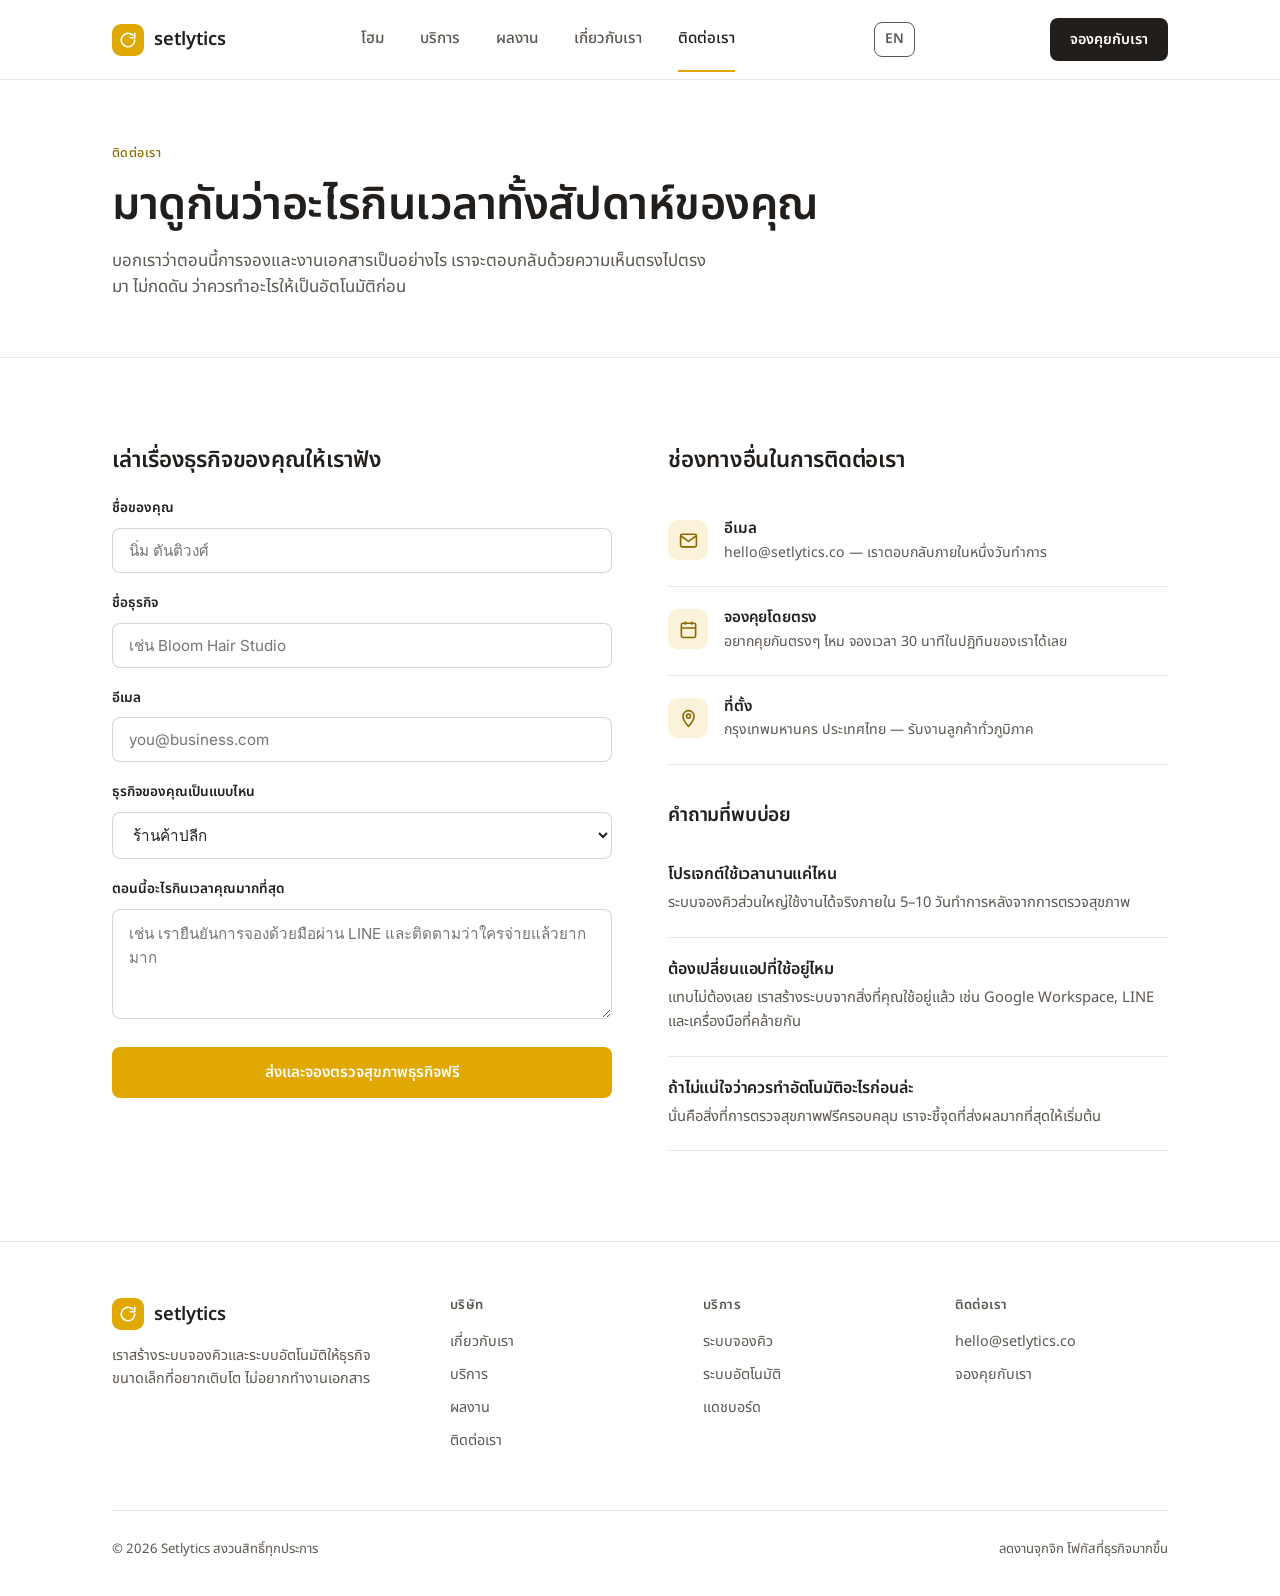
<file: th/contact.html>
<!DOCTYPE html>
<html lang="th">
<head>
<meta charset="UTF-8">
<meta name="viewport" content="width=device-width, initial-scale=1.0">
<title>ติดต่อเรา — Setlytics</title>
<link rel="stylesheet" href="../styles.css">
<link rel="stylesheet" href="thai-fonts.css">
</head>
<body>

<nav>
  <div class="nav-inner">
    <a href="index.html" class="brand">
      <span class="brand-mark">
        <svg viewBox="0 0 24 24" fill="none" stroke="white" stroke-width="2.2" stroke-linecap="round" stroke-linejoin="round"><path d="M21 12a9 9 0 1 1-2.64-6.36"/><path d="M21 3v6h-6"/></svg>
      </span>
      setlytics
    </a>
    <div class="nav-links">
      <a href="index.html">โฮม</a>
      <a href="services.html">บริการ</a>
      <a href="portfolio.html">ผลงาน</a>
      <a href="about.html">เกี่ยวกับเรา</a>
      <a href="contact.html" class="active">ติดต่อเรา</a>
    </div>
    <a href="../contact.html" class="lang-switch">EN</a>
    <a href="contact.html" class="nav-cta">จองคุยกับเรา</a>
  </div>
</nav>

<div class="page-header">
  <div class="wrap">
    <span class="mono">ติดต่อเรา</span>
    <h1>มาดูกันว่าอะไรกินเวลาทั้งสัปดาห์ของคุณ</h1>
    <p>บอกเราว่าตอนนี้การจองและงานเอกสารเป็นอย่างไร เราจะตอบกลับด้วยความเห็นตรงไปตรงมา ไม่กดดัน ว่าควรทำอะไรให้เป็นอัตโนมัติก่อน</p>
  </div>
</div>

<section>
  <div class="wrap">
    <div class="contact-grid">

      <div>
        <h2 style="font-size: 1.4rem; margin-bottom: 24px;">เล่าเรื่องธุรกิจของคุณให้เราฟัง</h2>
        <form>
          <div class="form-field">
            <label for="name">ชื่อของคุณ</label>
            <input type="text" id="name" placeholder="นิ่ม ตันติวงศ์">
          </div>
          <div class="form-field">
            <label for="business">ชื่อธุรกิจ</label>
            <input type="text" id="business" placeholder="เช่น Bloom Hair Studio">
          </div>
          <div class="form-field">
            <label for="email">อีเมล</label>
            <input type="email" id="email" placeholder="you@business.com">
          </div>
          <div class="form-field">
            <label for="industry">ธุรกิจของคุณเป็นแบบไหน</label>
            <select id="industry">
              <option>ร้านค้าปลีก</option>
              <option>ร้านเสริมสวย / สตูดิโอ / เวิร์กช็อป</option>
              <option>คลินิก / สุขภาพ</option>
              <option>ธุรกิจบริการในพื้นที่</option>
              <option>อื่นๆ</option>
            </select>
          </div>
          <div class="form-field">
            <label for="message">ตอนนี้อะไรกินเวลาคุณมากที่สุด</label>
            <textarea id="message" placeholder="เช่น เรายืนยันการจองด้วยมือผ่าน LINE และติดตามว่าใครจ่ายแล้วยากมาก"></textarea>
          </div>
          <button type="submit" class="btn btn-primary" style="width: 100%; justify-content: center;">
            ส่งและจองตรวจสุขภาพธุรกิจฟรี
          </button>
        </form>
      </div>

      <div>
        <h2 style="font-size: 1.4rem; margin-bottom: 24px;">ช่องทางอื่นในการติดต่อเรา</h2>

        <div class="contact-info-item">
          <div class="contact-icon">
            <svg viewBox="0 0 24 24" fill="none" stroke-width="2"><path d="M4 4h16v16H4z" stroke="none"/><path d="M22 6l-10 7L2 6"/><rect x="2" y="4" width="20" height="16" rx="2"/></svg>
          </div>
          <div>
            <h4>อีเมล</h4>
            <p>hello@setlytics.co — เราตอบกลับภายในหนึ่งวันทำการ</p>
          </div>
        </div>

        <div class="contact-info-item">
          <div class="contact-icon">
            <svg viewBox="0 0 24 24" fill="none" stroke-width="2"><rect x="3" y="4" width="18" height="18" rx="2"/><path d="M16 2v4M8 2v4M3 10h18"/></svg>
          </div>
          <div>
            <h4>จองคุยโดยตรง</h4>
            <p>อยากคุยกันตรงๆ ไหม จองเวลา 30 นาทีในปฏิทินของเราได้เลย</p>
          </div>
        </div>

        <div class="contact-info-item">
          <div class="contact-icon">
            <svg viewBox="0 0 24 24" fill="none" stroke-width="2"><path d="M12 2a7 7 0 0 0-7 7c0 5 7 13 7 13s7-8 7-13a7 7 0 0 0-7-7z"/><circle cx="12" cy="9" r="2.5"/></svg>
          </div>
          <div>
            <h4>ที่ตั้ง</h4>
            <p>กรุงเทพมหานคร ประเทศไทย — รับงานลูกค้าทั่วภูมิภาค</p>
          </div>
        </div>

        <div style="margin-top: 40px;">
          <h2 style="font-size: 1.2rem; margin-bottom: 16px;">คำถามที่พบบ่อย</h2>
          <div class="faq-item">
            <h4>โปรเจกต์ใช้เวลานานแค่ไหน</h4>
            <p>ระบบจองคิวส่วนใหญ่ใช้งานได้จริงภายใน 5–10 วันทำการหลังจากการตรวจสุขภาพ</p>
          </div>
          <div class="faq-item">
            <h4>ต้องเปลี่ยนแอปที่ใช้อยู่ไหม</h4>
            <p>แทบไม่ต้องเลย เราสร้างระบบจากสิ่งที่คุณใช้อยู่แล้ว เช่น Google Workspace, LINE และเครื่องมือที่คล้ายกัน</p>
          </div>
          <div class="faq-item">
            <h4>ถ้าไม่แน่ใจว่าควรทำอัตโนมัติอะไรก่อนล่ะ</h4>
            <p>นั่นคือสิ่งที่การตรวจสุขภาพฟรีครอบคลุม เราจะชี้จุดที่ส่งผลมากที่สุดให้เริ่มต้น</p>
          </div>
        </div>
      </div>

    </div>
  </div>
</section>

<footer>
  <div class="wrap">
    <div class="footer-top">
      <div class="footer-brand">
        <a href="index.html" class="brand">
          <span class="brand-mark">
            <svg viewBox="0 0 24 24" fill="none" stroke="white" stroke-width="2.2" stroke-linecap="round" stroke-linejoin="round"><path d="M21 12a9 9 0 1 1-2.64-6.36"/><path d="M21 3v6h-6"/></svg>
          </span>
          setlytics
        </a>
        <p>เราสร้างระบบจองคิวและระบบอัตโนมัติให้ธุรกิจขนาดเล็กที่อยากเติบโต ไม่อยากทำงานเอกสาร</p>
      </div>
      <div class="footer-col">
        <h4>บริษัท</h4>
        <a href="about.html">เกี่ยวกับเรา</a>
        <a href="services.html">บริการ</a>
        <a href="portfolio.html">ผลงาน</a>
        <a href="contact.html">ติดต่อเรา</a>
      </div>
      <div class="footer-col">
        <h4>บริการ</h4>
        <a href="services.html">ระบบจองคิว</a>
        <a href="services.html">ระบบอัตโนมัติ</a>
        <a href="services.html">แดชบอร์ด</a>
      </div>
      <div class="footer-col">
        <h4>ติดต่อเรา</h4>
        <a href="mailto:hello@setlytics.co">hello@setlytics.co</a>
        <a href="contact.html">จองคุยกับเรา</a>
      </div>
    </div>
    <div class="footer-bottom">
      <span>© 2026 Setlytics สงวนสิทธิ์ทุกประการ</span>
      <span>ลดงานจุกจิก โฟกัสที่ธุรกิจมากขึ้น</span>
    </div>
  </div>
</footer>

</body>
</html>
</file>
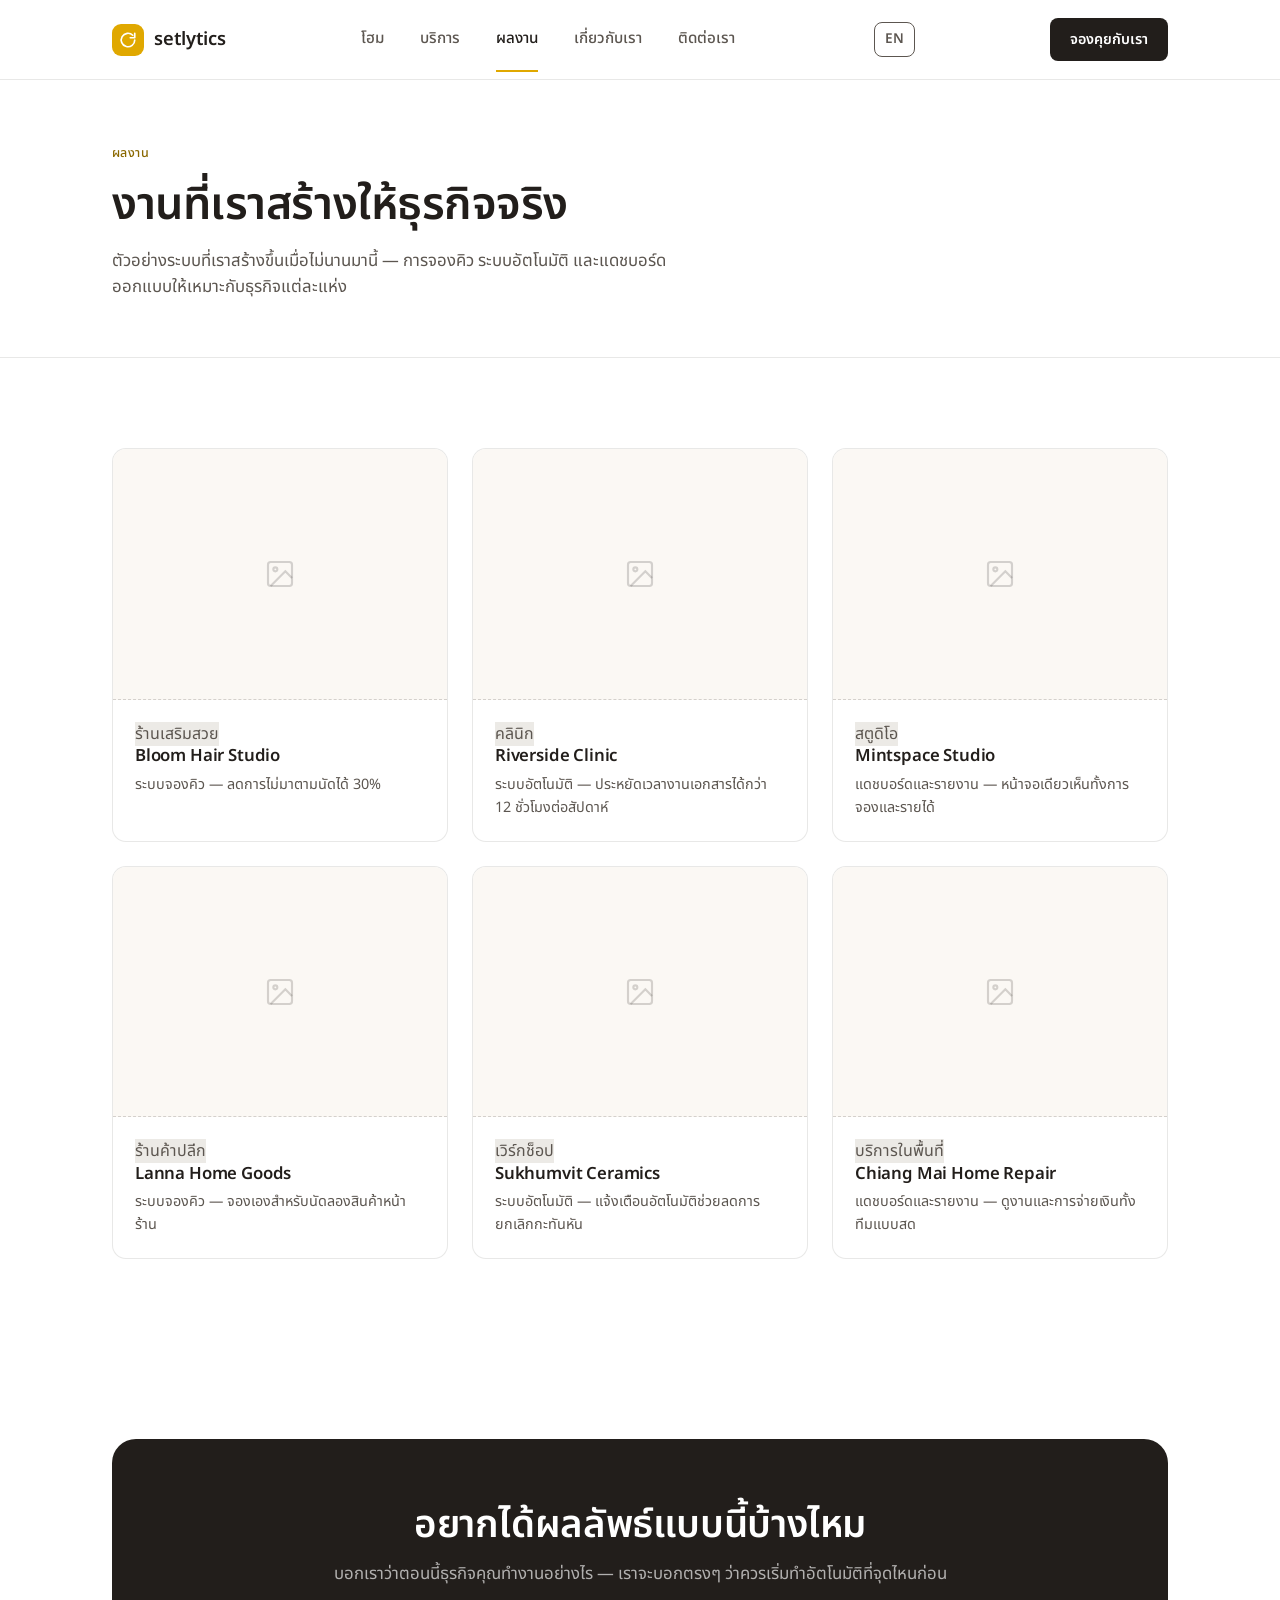
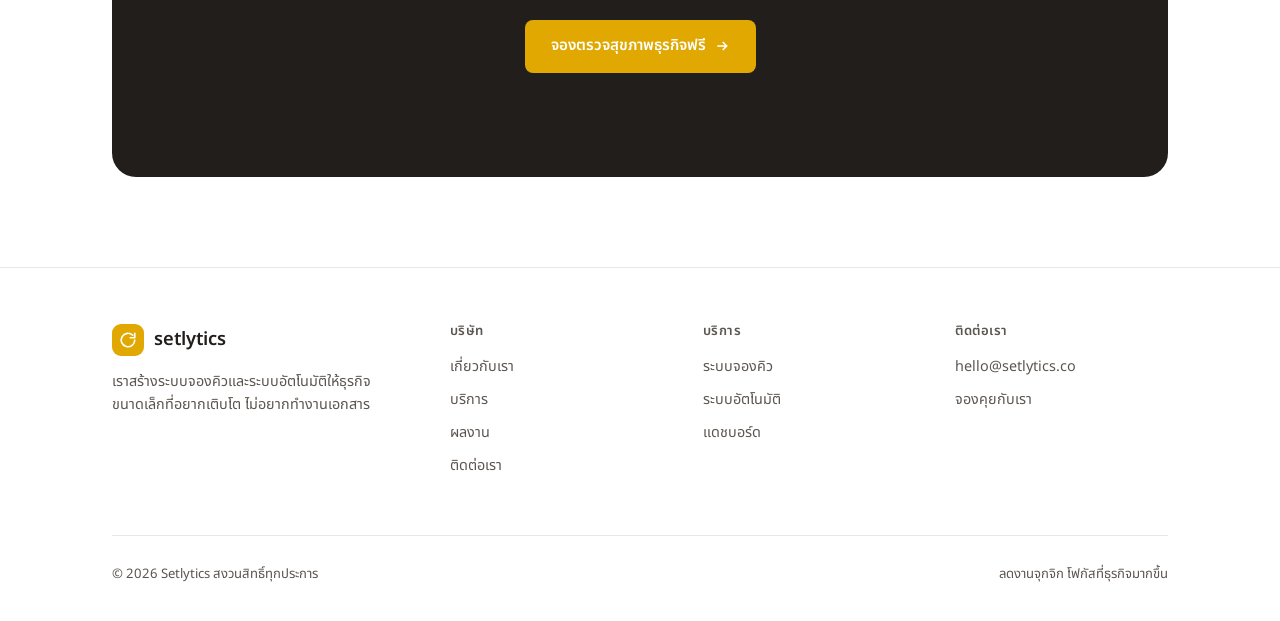
<file: th/portfolio.html>
<!DOCTYPE html>
<html lang="th">
<head>
<meta charset="UTF-8">
<meta name="viewport" content="width=device-width, initial-scale=1.0">
<title>ผลงาน — Setlytics</title>
<link rel="stylesheet" href="../styles.css">
<link rel="stylesheet" href="thai-fonts.css">
</head>
<body>

<nav>
  <div class="nav-inner">
    <a href="index.html" class="brand">
      <span class="brand-mark">
        <svg viewBox="0 0 24 24" fill="none" stroke="white" stroke-width="2.2" stroke-linecap="round" stroke-linejoin="round"><path d="M21 12a9 9 0 1 1-2.64-6.36"/><path d="M21 3v6h-6"/></svg>
      </span>
      setlytics
    </a>
    <div class="nav-links">
      <a href="index.html">โฮม</a>
      <a href="services.html">บริการ</a>
      <a href="portfolio.html" class="active">ผลงาน</a>
      <a href="about.html">เกี่ยวกับเรา</a>
      <a href="contact.html">ติดต่อเรา</a>
    </div>
    <a href="../portfolio.html" class="lang-switch">EN</a>
    <a href="contact.html" class="nav-cta">จองคุยกับเรา</a>
  </div>
</nav>

<div class="page-header">
  <div class="wrap">
    <span class="mono">ผลงาน</span>
    <h1>งานที่เราสร้างให้ธุรกิจจริง</h1>
    <p>ตัวอย่างระบบที่เราสร้างขึ้นเมื่อไม่นานมานี้ — การจองคิว ระบบอัตโนมัติ และแดชบอร์ด ออกแบบให้เหมาะกับธุรกิจแต่ละแห่ง</p>
  </div>
</div>

<section>
  <div class="wrap">
    <div class="portfolio-grid">

      <div class="portfolio-card">
        <div class="portfolio-img">
          <svg viewBox="0 0 24 24" fill="none" stroke-width="1.6"><rect x="3" y="3" width="18" height="18" rx="2"/><circle cx="8.5" cy="8.5" r="1.5"/><path d="M21 15l-5-5L5 21"/></svg>
        </div>
        <div class="portfolio-body">
          <span class="tag tag-gray">ร้านเสริมสวย</span>
          <h3>Bloom Hair Studio</h3>
          <p>ระบบจองคิว — ลดการไม่มาตามนัดได้ 30%</p>
        </div>
      </div>

      <div class="portfolio-card">
        <div class="portfolio-img">
          <svg viewBox="0 0 24 24" fill="none" stroke-width="1.6"><rect x="3" y="3" width="18" height="18" rx="2"/><circle cx="8.5" cy="8.5" r="1.5"/><path d="M21 15l-5-5L5 21"/></svg>
        </div>
        <div class="portfolio-body">
          <span class="tag tag-gray">คลินิก</span>
          <h3>Riverside Clinic</h3>
          <p>ระบบอัตโนมัติ — ประหยัดเวลางานเอกสารได้กว่า 12 ชั่วโมงต่อสัปดาห์</p>
        </div>
      </div>

      <div class="portfolio-card">
        <div class="portfolio-img">
          <svg viewBox="0 0 24 24" fill="none" stroke-width="1.6"><rect x="3" y="3" width="18" height="18" rx="2"/><circle cx="8.5" cy="8.5" r="1.5"/><path d="M21 15l-5-5L5 21"/></svg>
        </div>
        <div class="portfolio-body">
          <span class="tag tag-gray">สตูดิโอ</span>
          <h3>Mintspace Studio</h3>
          <p>แดชบอร์ดและรายงาน — หน้าจอเดียวเห็นทั้งการจองและรายได้</p>
        </div>
      </div>

      <div class="portfolio-card">
        <div class="portfolio-img">
          <svg viewBox="0 0 24 24" fill="none" stroke-width="1.6"><rect x="3" y="3" width="18" height="18" rx="2"/><circle cx="8.5" cy="8.5" r="1.5"/><path d="M21 15l-5-5L5 21"/></svg>
        </div>
        <div class="portfolio-body">
          <span class="tag tag-gray">ร้านค้าปลีก</span>
          <h3>Lanna Home Goods</h3>
          <p>ระบบจองคิว — จองเองสำหรับนัดลองสินค้าหน้าร้าน</p>
        </div>
      </div>

      <div class="portfolio-card">
        <div class="portfolio-img">
          <svg viewBox="0 0 24 24" fill="none" stroke-width="1.6"><rect x="3" y="3" width="18" height="18" rx="2"/><circle cx="8.5" cy="8.5" r="1.5"/><path d="M21 15l-5-5L5 21"/></svg>
        </div>
        <div class="portfolio-body">
          <span class="tag tag-gray">เวิร์กช็อป</span>
          <h3>Sukhumvit Ceramics</h3>
          <p>ระบบอัตโนมัติ — แจ้งเตือนอัตโนมัติช่วยลดการยกเลิกกะทันหัน</p>
        </div>
      </div>

      <div class="portfolio-card">
        <div class="portfolio-img">
          <svg viewBox="0 0 24 24" fill="none" stroke-width="1.6"><rect x="3" y="3" width="18" height="18" rx="2"/><circle cx="8.5" cy="8.5" r="1.5"/><path d="M21 15l-5-5L5 21"/></svg>
        </div>
        <div class="portfolio-body">
          <span class="tag tag-gray">บริการในพื้นที่</span>
          <h3>Chiang Mai Home Repair</h3>
          <p>แดชบอร์ดและรายงาน — ดูงานและการจ่ายเงินทั้งทีมแบบสด</p>
        </div>
      </div>

    </div>
  </div>
</section>

<section>
  <div class="wrap">
    <div class="cta-band">
      <h2>อยากได้ผลลัพธ์แบบนี้บ้างไหม</h2>
      <p>บอกเราว่าตอนนี้ธุรกิจคุณทำงานอย่างไร — เราจะบอกตรงๆ ว่าควรเริ่มทำอัตโนมัติที่จุดไหนก่อน</p>
      <div class="hero-actions">
        <a href="contact.html" class="btn btn-primary" style="background: var(--primary);">
          จองตรวจสุขภาพธุรกิจฟรี
          <svg width="16" height="16" viewBox="0 0 24 24" fill="none" stroke="white" stroke-width="2.4"><path d="M5 12h14M13 6l6 6-6 6"/></svg>
        </a>
      </div>
    </div>
  </div>
</section>

<footer>
  <div class="wrap">
    <div class="footer-top">
      <div class="footer-brand">
        <a href="index.html" class="brand">
          <span class="brand-mark">
            <svg viewBox="0 0 24 24" fill="none" stroke="white" stroke-width="2.2" stroke-linecap="round" stroke-linejoin="round"><path d="M21 12a9 9 0 1 1-2.64-6.36"/><path d="M21 3v6h-6"/></svg>
          </span>
          setlytics
        </a>
        <p>เราสร้างระบบจองคิวและระบบอัตโนมัติให้ธุรกิจขนาดเล็กที่อยากเติบโต ไม่อยากทำงานเอกสาร</p>
      </div>
      <div class="footer-col">
        <h4>บริษัท</h4>
        <a href="about.html">เกี่ยวกับเรา</a>
        <a href="services.html">บริการ</a>
        <a href="portfolio.html">ผลงาน</a>
        <a href="contact.html">ติดต่อเรา</a>
      </div>
      <div class="footer-col">
        <h4>บริการ</h4>
        <a href="services.html">ระบบจองคิว</a>
        <a href="services.html">ระบบอัตโนมัติ</a>
        <a href="services.html">แดชบอร์ด</a>
      </div>
      <div class="footer-col">
        <h4>ติดต่อเรา</h4>
        <a href="mailto:hello@setlytics.co">hello@setlytics.co</a>
        <a href="contact.html">จองคุยกับเรา</a>
      </div>
    </div>
    <div class="footer-bottom">
      <span>© 2026 Setlytics สงวนสิทธิ์ทุกประการ</span>
      <span>ลดงานจุกจิก โฟกัสที่ธุรกิจมากขึ้น</span>
    </div>
  </div>
</footer>

</body>
</html>
</file>
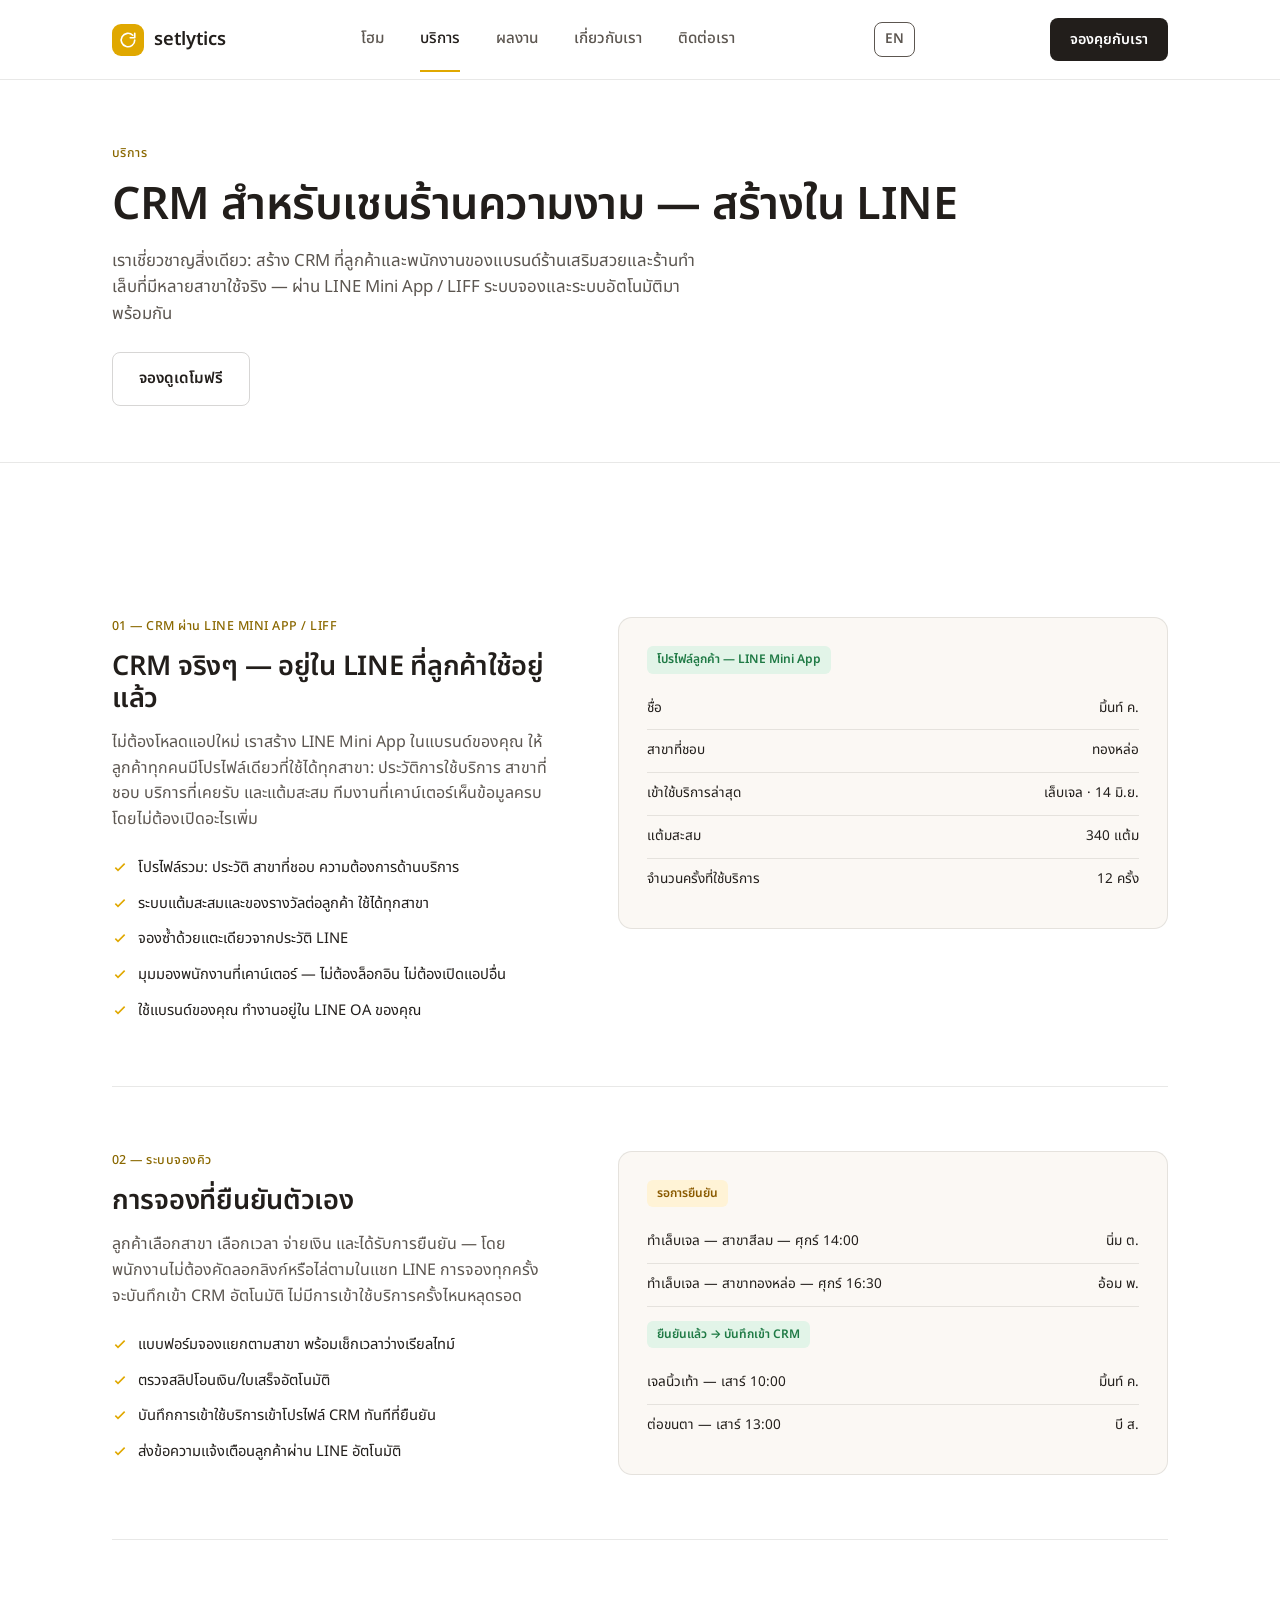
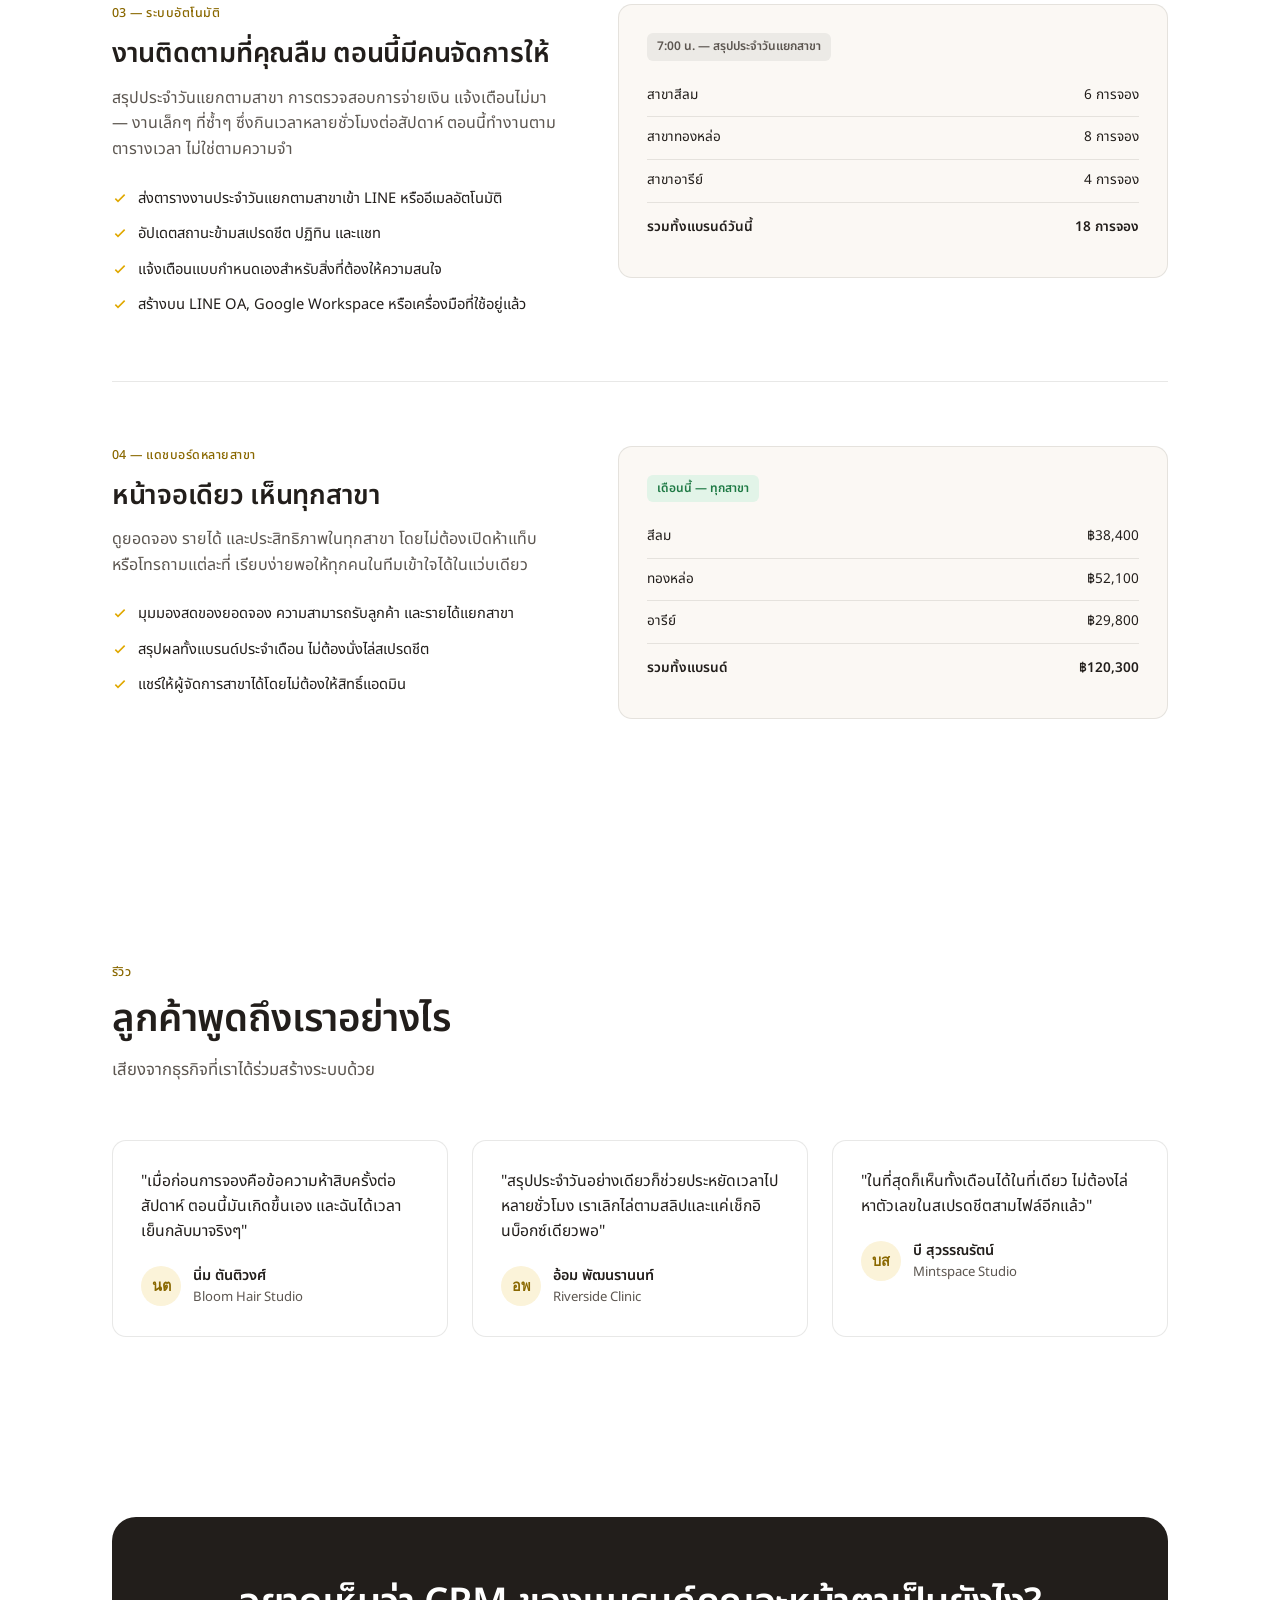
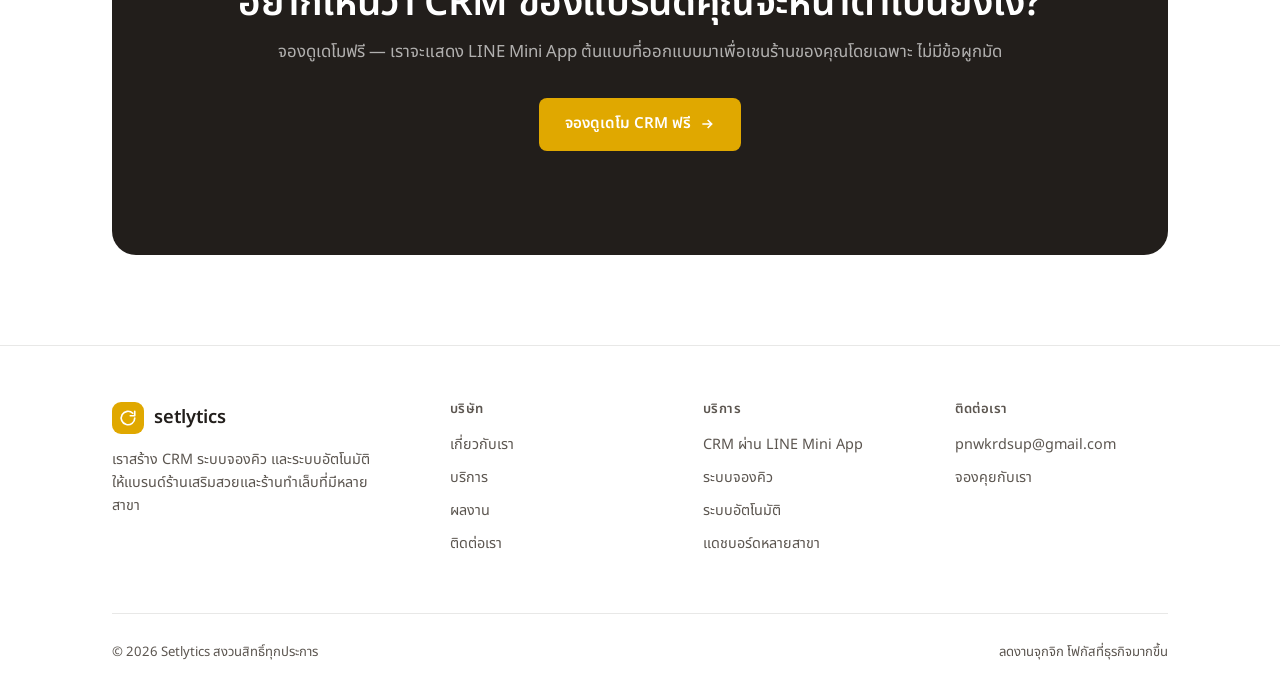
<file: th/services.html>
<!DOCTYPE html>
<html lang="th">
<head>
<meta charset="UTF-8">
<meta name="viewport" content="width=device-width, initial-scale=1.0">
<title>บริการ — Setlytics</title>
<link rel="stylesheet" href="../styles.css">
<link rel="stylesheet" href="thai-fonts.css">
</head>
<body>

<nav>
  <div class="nav-inner">
    <a href="index.html" class="brand">
      <span class="brand-mark">
        <svg viewBox="0 0 24 24" fill="none" stroke="white" stroke-width="2.2" stroke-linecap="round" stroke-linejoin="round"><path d="M21 12a9 9 0 1 1-2.64-6.36"/><path d="M21 3v6h-6"/></svg>
      </span>
      setlytics
    </a>
    <div class="nav-links">
      <a href="index.html">โฮม</a>
      <a href="services.html" class="active">บริการ</a>
      <a href="portfolio.html">ผลงาน</a>
      <a href="about.html">เกี่ยวกับเรา</a>
      <a href="contact.html">ติดต่อเรา</a>
    </div>
    <a href="../services.html" class="lang-switch">EN</a>
    <a href="contact.html" class="nav-cta">จองคุยกับเรา</a>
  </div>
</nav>

<div class="page-header">
  <div class="wrap">
    <span class="mono">บริการ</span>
    <h1>CRM สำหรับเชนร้านความงาม — สร้างใน LINE</h1>
    <p>เราเชี่ยวชาญสิ่งเดียว: สร้าง CRM ที่ลูกค้าและพนักงานของแบรนด์ร้านเสริมสวยและร้านทำเล็บที่มีหลายสาขาใช้จริง — ผ่าน LINE Mini App / LIFF ระบบจองและระบบอัตโนมัติมาพร้อมกัน</p>
    <a href="contact.html" class="btn btn-ghost" style="margin-top: 24px;">จองดูเดโมฟรี</a>
  </div>
</div>

<section>
  <div class="wrap">

    <div class="service-block">
      <div>
        <span class="mono">01 — CRM ผ่าน LINE Mini App / LIFF</span>
        <h2>CRM จริงๆ — อยู่ใน LINE ที่ลูกค้าใช้อยู่แล้ว</h2>
        <p class="desc">ไม่ต้องโหลดแอปใหม่ เราสร้าง LINE Mini App ในแบรนด์ของคุณ ให้ลูกค้าทุกคนมีโปรไฟล์เดียวที่ใช้ได้ทุกสาขา: ประวัติการใช้บริการ สาขาที่ชอบ บริการที่เคยรับ และแต้มสะสม ทีมงานที่เคาน์เตอร์เห็นข้อมูลครบโดยไม่ต้องเปิดอะไรเพิ่ม</p>
        <ul class="feature-list">
          <li><svg viewBox="0 0 24 24" fill="none" stroke-width="2.4"><path d="M5 13l4 4L19 7"/></svg> โปรไฟล์รวม: ประวัติ สาขาที่ชอบ ความต้องการด้านบริการ</li>
          <li><svg viewBox="0 0 24 24" fill="none" stroke-width="2.4"><path d="M5 13l4 4L19 7"/></svg> ระบบแต้มสะสมและของรางวัลต่อลูกค้า ใช้ได้ทุกสาขา</li>
          <li><svg viewBox="0 0 24 24" fill="none" stroke-width="2.4"><path d="M5 13l4 4L19 7"/></svg> จองซ้ำด้วยแตะเดียวจากประวัติ LINE</li>
          <li><svg viewBox="0 0 24 24" fill="none" stroke-width="2.4"><path d="M5 13l4 4L19 7"/></svg> มุมมองพนักงานที่เคาน์เตอร์ — ไม่ต้องล็อกอิน ไม่ต้องเปิดแอปอื่น</li>
          <li><svg viewBox="0 0 24 24" fill="none" stroke-width="2.4"><path d="M5 13l4 4L19 7"/></svg> ใช้แบรนด์ของคุณ ทำงานอยู่ใน LINE OA ของคุณ</li>
        </ul>
      </div>
      <div class="mini-visual">
        <span class="tag tag-green">โปรไฟล์ลูกค้า — LINE Mini App</span>
        <div class="mini-row"><span>ชื่อ</span><span>มิ้นท์ ค.</span></div>
        <div class="mini-row"><span>สาขาที่ชอบ</span><span>ทองหล่อ</span></div>
        <div class="mini-row"><span>เข้าใช้บริการล่าสุด</span><span>เล็บเจล · 14 มิ.ย.</span></div>
        <div class="mini-row"><span>แต้มสะสม</span><span>340 แต้ม</span></div>
        <div class="mini-row" style="border-bottom:none;"><span>จำนวนครั้งที่ใช้บริการ</span><span>12 ครั้ง</span></div>
      </div>
    </div>

    <div class="service-block">
      <div>
        <span class="mono">02 — ระบบจองคิว</span>
        <h2>การจองที่ยืนยันตัวเอง</h2>
        <p class="desc">ลูกค้าเลือกสาขา เลือกเวลา จ่ายเงิน และได้รับการยืนยัน — โดยพนักงานไม่ต้องคัดลอกลิงก์หรือไล่ตามในแชท LINE การจองทุกครั้งจะบันทึกเข้า CRM อัตโนมัติ ไม่มีการเข้าใช้บริการครั้งไหนหลุดรอด</p>
        <ul class="feature-list">
          <li><svg viewBox="0 0 24 24" fill="none" stroke-width="2.4"><path d="M5 13l4 4L19 7"/></svg> แบบฟอร์มจองแยกตามสาขา พร้อมเช็กเวลาว่างเรียลไทม์</li>
          <li><svg viewBox="0 0 24 24" fill="none" stroke-width="2.4"><path d="M5 13l4 4L19 7"/></svg> ตรวจสลิปโอนเงิน/ใบเสร็จอัตโนมัติ</li>
          <li><svg viewBox="0 0 24 24" fill="none" stroke-width="2.4"><path d="M5 13l4 4L19 7"/></svg> บันทึกการเข้าใช้บริการเข้าโปรไฟล์ CRM ทันทีที่ยืนยัน</li>
          <li><svg viewBox="0 0 24 24" fill="none" stroke-width="2.4"><path d="M5 13l4 4L19 7"/></svg> ส่งข้อความแจ้งเตือนลูกค้าผ่าน LINE อัตโนมัติ</li>
        </ul>
      </div>
      <div class="mini-visual">
        <span class="tag tag-yellow">รอการยืนยัน</span>
        <div class="mini-row"><span>ทำเล็บเจล — สาขาสีลม — ศุกร์ 14:00</span><span>นิ่ม ต.</span></div>
        <div class="mini-row"><span>ทำเล็บเจล — สาขาทองหล่อ — ศุกร์ 16:30</span><span>อ้อม พ.</span></div>
        <span class="tag tag-green" style="margin-top:14px;">ยืนยันแล้ว → บันทึกเข้า CRM</span>
        <div class="mini-row"><span>เจลนิ้วเท้า — เสาร์ 10:00</span><span>มิ้นท์ ค.</span></div>
        <div class="mini-row"><span>ต่อขนตา — เสาร์ 13:00</span><span>บี ส.</span></div>
      </div>
    </div>

    <div class="service-block">
      <div>
        <span class="mono">03 — ระบบอัตโนมัติ</span>
        <h2>งานติดตามที่คุณลืม ตอนนี้มีคนจัดการให้</h2>
        <p class="desc">สรุปประจำวันแยกตามสาขา การตรวจสอบการจ่ายเงิน แจ้งเตือนไม่มา — งานเล็กๆ ที่ซ้ำๆ ซึ่งกินเวลาหลายชั่วโมงต่อสัปดาห์ ตอนนี้ทำงานตามตารางเวลา ไม่ใช่ตามความจำ</p>
        <ul class="feature-list">
          <li><svg viewBox="0 0 24 24" fill="none" stroke-width="2.4"><path d="M5 13l4 4L19 7"/></svg> ส่งตารางงานประจำวันแยกตามสาขาเข้า LINE หรืออีเมลอัตโนมัติ</li>
          <li><svg viewBox="0 0 24 24" fill="none" stroke-width="2.4"><path d="M5 13l4 4L19 7"/></svg> อัปเดตสถานะข้ามสเปรดชีต ปฏิทิน และแชท</li>
          <li><svg viewBox="0 0 24 24" fill="none" stroke-width="2.4"><path d="M5 13l4 4L19 7"/></svg> แจ้งเตือนแบบกำหนดเองสำหรับสิ่งที่ต้องให้ความสนใจ</li>
          <li><svg viewBox="0 0 24 24" fill="none" stroke-width="2.4"><path d="M5 13l4 4L19 7"/></svg> สร้างบน LINE OA, Google Workspace หรือเครื่องมือที่ใช้อยู่แล้ว</li>
        </ul>
      </div>
      <div class="mini-visual">
        <span class="tag tag-gray">7:00 น. — สรุปประจำวันแยกสาขา</span>
        <div class="mini-row"><span>สาขาสีลม</span><span>6 การจอง</span></div>
        <div class="mini-row"><span>สาขาทองหล่อ</span><span>8 การจอง</span></div>
        <div class="mini-row"><span>สาขาอารีย์</span><span>4 การจอง</span></div>
        <div class="mini-row" style="border-bottom:none; padding-top:14px; font-weight:600;"><span>รวมทั้งแบรนด์วันนี้</span><span>18 การจอง</span></div>
      </div>
    </div>

    <div class="service-block">
      <div>
        <span class="mono">04 — แดชบอร์ดหลายสาขา</span>
        <h2>หน้าจอเดียว เห็นทุกสาขา</h2>
        <p class="desc">ดูยอดจอง รายได้ และประสิทธิภาพในทุกสาขา โดยไม่ต้องเปิดห้าแท็บหรือโทรถามแต่ละที่ เรียบง่ายพอให้ทุกคนในทีมเข้าใจได้ในแว่บเดียว</p>
        <ul class="feature-list">
          <li><svg viewBox="0 0 24 24" fill="none" stroke-width="2.4"><path d="M5 13l4 4L19 7"/></svg> มุมมองสดของยอดจอง ความสามารถรับลูกค้า และรายได้แยกสาขา</li>
          <li><svg viewBox="0 0 24 24" fill="none" stroke-width="2.4"><path d="M5 13l4 4L19 7"/></svg> สรุปผลทั้งแบรนด์ประจำเดือน ไม่ต้องนั่งไล่สเปรดชีต</li>
          <li><svg viewBox="0 0 24 24" fill="none" stroke-width="2.4"><path d="M5 13l4 4L19 7"/></svg> แชร์ให้ผู้จัดการสาขาได้โดยไม่ต้องให้สิทธิ์แอดมิน</li>
        </ul>
      </div>
      <div class="mini-visual">
        <span class="tag tag-green">เดือนนี้ — ทุกสาขา</span>
        <div class="mini-row"><span>สีลม</span><span>฿38,400</span></div>
        <div class="mini-row"><span>ทองหล่อ</span><span>฿52,100</span></div>
        <div class="mini-row"><span>อารีย์</span><span>฿29,800</span></div>
        <div class="mini-row" style="border-bottom:none; padding-top:14px; font-weight:600;"><span>รวมทั้งแบรนด์</span><span>฿120,300</span></div>
      </div>
    </div>

  </div>
</section>

<section>
  <div class="wrap">
    <div class="section-head">
      <span class="mono">รีวิว</span>
      <h2>ลูกค้าพูดถึงเราอย่างไร</h2>
      <p>เสียงจากธุรกิจที่เราได้ร่วมสร้างระบบด้วย</p>
    </div>
    <div class="grid-3">
      <div class="review-card">
        <p class="review-quote">"เมื่อก่อนการจองคือข้อความห้าสิบครั้งต่อสัปดาห์ ตอนนี้มันเกิดขึ้นเอง และฉันได้เวลาเย็นกลับมาจริงๆ"</p>
        <div class="review-author">
          <div class="review-avatar">นต</div>
          <div>
            <div class="name">นิ่ม ตันติวงศ์</div>
            <div class="business">Bloom Hair Studio</div>
          </div>
        </div>
      </div>
      <div class="review-card">
        <p class="review-quote">"สรุปประจำวันอย่างเดียวก็ช่วยประหยัดเวลาไปหลายชั่วโมง เราเลิกไล่ตามสลิปและแค่เช็กอินบ็อกซ์เดียวพอ"</p>
        <div class="review-author">
          <div class="review-avatar">อพ</div>
          <div>
            <div class="name">อ้อม พัฒนรานนท์</div>
            <div class="business">Riverside Clinic</div>
          </div>
        </div>
      </div>
      <div class="review-card">
        <p class="review-quote">"ในที่สุดก็เห็นทั้งเดือนได้ในที่เดียว ไม่ต้องไล่หาตัวเลขในสเปรดชีตสามไฟล์อีกแล้ว"</p>
        <div class="review-author">
          <div class="review-avatar">บส</div>
          <div>
            <div class="name">บี สุวรรณรัตน์</div>
            <div class="business">Mintspace Studio</div>
          </div>
        </div>
      </div>
    </div>
  </div>
</section>

<section>
  <div class="wrap">
    <div class="cta-band">
      <h2>อยากเห็นว่า CRM ของแบรนด์คุณจะหน้าตาเป็นยังไง?</h2>
      <p>จองดูเดโมฟรี — เราจะแสดง LINE Mini App ต้นแบบที่ออกแบบมาเพื่อเชนร้านของคุณโดยเฉพาะ ไม่มีข้อผูกมัด</p>
      <div class="hero-actions">
        <a href="contact.html" class="btn btn-primary" style="background: var(--primary);">
          จองดูเดโม CRM ฟรี
          <svg width="16" height="16" viewBox="0 0 24 24" fill="none" stroke="white" stroke-width="2.4"><path d="M5 12h14M13 6l6 6-6 6"/></svg>
        </a>
      </div>
    </div>
  </div>
</section>

<footer>
  <div class="wrap">
    <div class="footer-top">
      <div class="footer-brand">
        <a href="index.html" class="brand">
          <span class="brand-mark">
            <svg viewBox="0 0 24 24" fill="none" stroke="white" stroke-width="2.2" stroke-linecap="round" stroke-linejoin="round"><path d="M21 12a9 9 0 1 1-2.64-6.36"/><path d="M21 3v6h-6"/></svg>
          </span>
          setlytics
        </a>
        <p>เราสร้าง CRM ระบบจองคิว และระบบอัตโนมัติให้แบรนด์ร้านเสริมสวยและร้านทำเล็บที่มีหลายสาขา</p>
      </div>
      <div class="footer-col">
        <h4>บริษัท</h4>
        <a href="about.html">เกี่ยวกับเรา</a>
        <a href="services.html">บริการ</a>
        <a href="portfolio.html">ผลงาน</a>
        <a href="contact.html">ติดต่อเรา</a>
      </div>
      <div class="footer-col">
        <h4>บริการ</h4>
        <a href="services.html">CRM ผ่าน LINE Mini App</a>
        <a href="services.html">ระบบจองคิว</a>
        <a href="services.html">ระบบอัตโนมัติ</a>
        <a href="services.html">แดชบอร์ดหลายสาขา</a>
      </div>
      <div class="footer-col">
        <h4>ติดต่อเรา</h4>
        <a href="mailto:pnwkrdsup@gmail.com">pnwkrdsup@gmail.com</a>
        <a href="contact.html">จองคุยกับเรา</a>
      </div>
    </div>
    <div class="footer-bottom">
      <span>© 2026 Setlytics สงวนสิทธิ์ทุกประการ</span>
      <span>ลดงานจุกจิก โฟกัสที่ธุรกิจมากขึ้น</span>
    </div>
  </div>
</footer>

</body>
</html>
</file>
<file: styles.css>
@import url('https://fonts.googleapis.com/css2?family=Space+Grotesk:wght@500;600;700&family=Inter:wght@400;500;600&family=JetBrains+Mono:wght@500&display=swap');

:root {
  --primary: #E0A800;
  --primary-dark: #8A6800;
  --primary-tint: #FBF3D9;
  --primary-tint-2: #F5DE8E;
  --ink: #221E1B;
  --ink-soft: #5C5650;
  --paper: #FFFFFF;
  --paper-warm: #FBF8F4;
  --line: rgba(34, 30, 27, 0.1);
  --line-strong: rgba(34, 30, 27, 0.18);
  --radius: 14px;
  --radius-sm: 8px;
  --maxw: 1120px;
}

* { margin: 0; padding: 0; box-sizing: border-box; }

html { scroll-behavior: smooth; }

body {
  font-family: 'Inter', sans-serif;
  background: var(--paper);
  color: var(--ink);
  line-height: 1.6;
  font-size: 16px;
  -webkit-font-smoothing: antialiased;
}

h1, h2, h3, h4 {
  font-family: 'Space Grotesk', sans-serif;
  font-weight: 600;
  letter-spacing: -0.01em;
  line-height: 1.15;
  color: var(--ink);
}

a { color: inherit; text-decoration: none; }

.mono {
  font-family: 'JetBrains Mono', monospace;
  font-size: 0.78rem;
  letter-spacing: 0.04em;
  text-transform: uppercase;
  color: var(--primary-dark);
  font-weight: 500;
}

.wrap {
  max-width: var(--maxw);
  margin: 0 auto;
  padding: 0 32px;
}

/* ---------- NAV ---------- */
nav {
  position: sticky;
  top: 0;
  z-index: 50;
  background: rgba(255,255,255,0.92);
  backdrop-filter: blur(8px);
  border-bottom: 1px solid var(--line);
}

.nav-inner {
  max-width: var(--maxw);
  margin: 0 auto;
  padding: 18px 32px;
  display: flex;
  align-items: center;
  justify-content: space-between;
}

.brand {
  display: flex;
  align-items: center;
  gap: 10px;
  font-family: 'Space Grotesk', sans-serif;
  font-weight: 600;
  font-size: 1.15rem;
}

.brand-mark {
  width: 32px;
  height: 32px;
  border-radius: 9px;
  background: var(--primary);
  display: flex;
  align-items: center;
  justify-content: center;
  flex-shrink: 0;
}

.brand-mark svg { width: 18px; height: 18px; }

.nav-links {
  display: flex;
  gap: 36px;
  font-size: 0.95rem;
  font-weight: 500;
}

.nav-links a {
  color: var(--ink-soft);
  transition: color 0.15s ease;
  position: relative;
}

.nav-links a:hover, .nav-links a.active { color: var(--ink); }

.nav-links a.active::after {
  content: '';
  position: absolute;
  bottom: -20px;
  left: 0;
  right: 0;
  height: 2px;
  background: var(--primary);
}

.nav-cta {
  background: var(--ink);
  color: white;
  padding: 10px 20px;
  border-radius: var(--radius-sm);
  font-size: 0.9rem;
  font-weight: 600;
  transition: background 0.15s ease;
}

.nav-cta:hover { background: var(--primary); }

.lang-switch {
  color: var(--ink-soft);
  font-size: 0.85rem;
  font-weight: 600;
  margin-left: 4px;
  padding: 6px 10px;
  border: 1px solid var(--ink-soft);
  border-radius: var(--radius-sm);
}

.lang-switch:hover { color: var(--ink); border-color: var(--ink); }

.mobile-toggle { display: none; }

/* ---------- BUTTONS ---------- */
.btn {
  display: inline-flex;
  align-items: center;
  gap: 8px;
  padding: 14px 26px;
  border-radius: var(--radius-sm);
  font-weight: 600;
  font-size: 0.95rem;
  transition: transform 0.15s ease, background 0.15s ease, box-shadow 0.15s ease;
  cursor: pointer;
  border: none;
}

.btn-primary {
  background: var(--primary);
  color: white;
}

.btn-primary:hover {
  background: var(--primary-dark);
  transform: translateY(-1px);
}

.btn-ghost {
  background: transparent;
  color: var(--ink);
  border: 1.5px solid var(--line-strong);
}

.btn-ghost:hover {
  border-color: var(--ink);
  transform: translateY(-1px);
}

/* ---------- HERO ---------- */
.hero {
  padding: 100px 0 80px;
  position: relative;
  overflow: hidden;
}

.hero .wrap {
  display: grid;
  grid-template-columns: 1.1fr 0.9fr;
  gap: 60px;
  align-items: center;
}

.eyebrow {
  display: inline-flex;
  align-items: center;
  gap: 8px;
  background: var(--primary-tint);
  color: var(--primary-dark);
  padding: 7px 14px;
  border-radius: 99px;
  font-size: 0.82rem;
  font-weight: 600;
  margin-bottom: 24px;
}

.hero h1 {
  font-size: clamp(2.4rem, 4.2vw, 3.6rem);
  margin-bottom: 22px;
}

.hero h1 .accent { color: var(--primary); }

.hero p.lead {
  font-size: 1.15rem;
  color: var(--ink-soft);
  max-width: 480px;
  margin-bottom: 32px;
}

.hero-actions {
  display: flex;
  gap: 14px;
  margin-bottom: 40px;
}

.hero-trust {
  display: flex;
  gap: 28px;
  font-size: 0.85rem;
  color: var(--ink-soft);
}

.hero-trust div { display: flex; align-items: center; gap: 6px; }
.hero-trust svg { width: 16px; height: 16px; stroke: var(--primary); }

/* ---------- TRANSFORM STRIP (signature element) ---------- */
.transform-strip {
  position: relative;
  background: var(--paper-warm);
  border: 1px solid var(--line);
  border-radius: 20px;
  padding: 28px;
}

.transform-strip .row {
  display: flex;
  align-items: center;
  gap: 14px;
  margin-bottom: 12px;
}

.transform-strip .row:last-child { margin-bottom: 0; }

.bubble-before {
  flex: 1;
  background: white;
  border: 1px solid var(--line);
  border-radius: var(--radius-sm);
  padding: 10px 14px;
  font-size: 0.82rem;
  color: var(--ink-soft);
  font-style: italic;
}

.loop-divider {
  flex-shrink: 0;
  width: 30px;
  height: 30px;
  border-radius: 50%;
  background: var(--primary);
  display: flex;
  align-items: center;
  justify-content: center;
}

.loop-divider svg {
  width: 15px;
  height: 15px;
  stroke: white;
  animation: spin 6s linear infinite;
}

@keyframes spin {
  to { transform: rotate(360deg); }
}

.bubble-after {
  flex: 1;
  background: var(--ink);
  color: white;
  border-radius: var(--radius-sm);
  padding: 10px 14px;
  font-size: 0.82rem;
  font-weight: 500;
}

.transform-caption {
  text-align: center;
  margin-top: 18px;
  font-size: 0.8rem;
  color: var(--ink-soft);
}

/* ---------- LOGO STRIP ---------- */
.logo-strip {
  padding: 36px 0;
  border-top: 1px solid var(--line);
  border-bottom: 1px solid var(--line);
}

.logo-strip .wrap {
  display: flex;
  align-items: center;
  justify-content: space-between;
  flex-wrap: wrap;
  gap: 24px;
}

.logo-strip span {
  font-size: 0.85rem;
  color: var(--ink-soft);
  font-weight: 500;
}

.logo-strip .logos {
  display: flex;
  gap: 40px;
  font-family: 'Space Grotesk', sans-serif;
  font-weight: 600;
  color: var(--ink-soft);
  opacity: 0.55;
  flex-wrap: wrap;
}

/* ---------- SECTION GENERAL ---------- */
section { padding: 90px 0; }

.section-head {
  max-width: 600px;
  margin-bottom: 56px;
}

.section-head .mono { display: block; margin-bottom: 14px; }

.section-head h2 {
  font-size: clamp(1.8rem, 3vw, 2.4rem);
  margin-bottom: 16px;
}

.section-head p {
  color: var(--ink-soft);
  font-size: 1.05rem;
}

.bg-warm { background: var(--paper-warm); }

/* ---------- CARDS GRID ---------- */
.grid-3 {
  display: grid;
  grid-template-columns: repeat(3, 1fr);
  gap: 24px;
}

.grid-2 {
  display: grid;
  grid-template-columns: repeat(2, 1fr);
  gap: 24px;
}

.card {
  background: white;
  border: 1px solid var(--line);
  border-radius: var(--radius);
  padding: 32px;
  transition: transform 0.18s ease, box-shadow 0.18s ease, border-color 0.18s ease;
}

.card:hover {
  transform: translateY(-3px);
  border-color: var(--line-strong);
  box-shadow: 0 12px 28px rgba(34,30,27,0.06);
}

.card-icon {
  width: 44px;
  height: 44px;
  border-radius: 11px;
  background: var(--primary-tint);
  display: flex;
  align-items: center;
  justify-content: center;
  margin-bottom: 20px;
}

.card-icon svg { width: 22px; height: 22px; stroke: var(--primary-dark); }

.card h3 { font-size: 1.15rem; margin-bottom: 10px; }
.card p { color: var(--ink-soft); font-size: 0.95rem; }

/* ---------- PROCESS ---------- */
.process-list {
  display: flex;
  flex-direction: column;
  gap: 0;
}

.process-item {
  display: grid;
  grid-template-columns: 70px 1fr;
  gap: 28px;
  padding: 32px 0;
  border-bottom: 1px solid var(--line);
}

.process-item:last-child { border-bottom: none; }

.process-num {
  font-family: 'JetBrains Mono', monospace;
  font-size: 1.6rem;
  font-weight: 500;
  color: var(--primary-tint-2);
}

.process-item h3 { font-size: 1.2rem; margin-bottom: 8px; }
.process-item p { color: var(--ink-soft); max-width: 540px; }

/* ---------- STATS ---------- */
.stats {
  display: grid;
  grid-template-columns: repeat(4, 1fr);
  gap: 24px;
  text-align: center;
}

.stat .num {
  font-family: 'Space Grotesk', sans-serif;
  font-size: 2.4rem;
  font-weight: 600;
  color: var(--primary);
}

.stat .label {
  font-size: 0.85rem;
  color: var(--ink-soft);
  margin-top: 4px;
}

/* ---------- CTA BAND ---------- */
.cta-band {
  background: var(--ink);
  border-radius: 24px;
  padding: 64px;
  text-align: center;
  color: white;
}

.cta-band h2 { color: white; font-size: clamp(1.8rem, 3vw, 2.4rem); margin-bottom: 14px; }
.cta-band p { color: rgba(255,255,255,0.65); margin-bottom: 32px; font-size: 1.05rem; }
.cta-band .hero-actions { justify-content: center; }

/* ---------- FOOTER ---------- */
footer {
  border-top: 1px solid var(--line);
  padding: 56px 0 36px;
}

.footer-top {
  display: grid;
  grid-template-columns: 1.4fr 1fr 1fr 1fr;
  gap: 40px;
  margin-bottom: 48px;
}

.footer-brand p {
  color: var(--ink-soft);
  font-size: 0.9rem;
  margin-top: 14px;
  max-width: 260px;
}

.footer-col h4 {
  font-size: 0.82rem;
  text-transform: uppercase;
  letter-spacing: 0.04em;
  color: var(--ink-soft);
  font-weight: 600;
  margin-bottom: 16px;
}

.footer-col a {
  display: block;
  font-size: 0.9rem;
  color: var(--ink-soft);
  margin-bottom: 10px;
  transition: color 0.15s ease;
}

.footer-col a:hover { color: var(--primary); }

.footer-bottom {
  display: flex;
  justify-content: space-between;
  align-items: center;
  padding-top: 28px;
  border-top: 1px solid var(--line);
  font-size: 0.82rem;
  color: var(--ink-soft);
}

/* ---------- PAGE HEADER (for non-home pages) ---------- */
.page-header {
  padding: 64px 0 56px;
  border-bottom: 1px solid var(--line);
}

.page-header .mono { display: block; margin-bottom: 16px; }
.page-header h1 { font-size: clamp(2rem, 3.6vw, 2.8rem); margin-bottom: 16px; }
.page-header p { color: var(--ink-soft); font-size: 1.05rem; max-width: 600px; }

/* ---------- ABOUT PAGE SPECIFIC ---------- */
.value-list {
  display: grid;
  grid-template-columns: repeat(2, 1fr);
  gap: 28px;
}

.value-item {
  display: flex;
  gap: 16px;
}

.value-num {
  font-family: 'JetBrains Mono', monospace;
  color: var(--primary);
  font-weight: 500;
  font-size: 0.95rem;
  flex-shrink: 0;
  padding-top: 2px;
}

.value-item h3 { font-size: 1.05rem; margin-bottom: 6px; }
.value-item p { color: var(--ink-soft); font-size: 0.92rem; }

.team-grid {
  display: grid;
  grid-template-columns: repeat(3, 1fr);
  gap: 24px;
}

.team-card {
  background: white;
  border: 1px solid var(--line);
  border-radius: var(--radius);
  padding: 28px;
  text-align: center;
}

.team-avatar {
  width: 64px;
  height: 64px;
  border-radius: 50%;
  background: var(--primary-tint);
  color: var(--primary-dark);
  display: flex;
  align-items: center;
  justify-content: center;
  font-family: 'Space Grotesk', sans-serif;
  font-weight: 600;
  font-size: 1.2rem;
  margin: 0 auto 16px;
}

.team-card h3 { font-size: 1rem; margin-bottom: 4px; }
.team-card .role { font-size: 0.85rem; color: var(--primary-dark); font-weight: 500; margin-bottom: 10px; }
.team-card p.bio { font-size: 0.85rem; color: var(--ink-soft); }

/* ---------- CONTACT PAGE ---------- */
.contact-grid {
  display: grid;
  grid-template-columns: 1fr 1fr;
  gap: 56px;
}

.form-field { margin-bottom: 20px; }

.form-field label {
  display: block;
  font-size: 0.85rem;
  font-weight: 600;
  margin-bottom: 8px;
}

.form-field input, .form-field select, .form-field textarea {
  width: 100%;
  padding: 12px 16px;
  border: 1.5px solid var(--line-strong);
  border-radius: var(--radius-sm);
  font-family: 'Inter', sans-serif;
  font-size: 0.95rem;
  background: white;
  color: var(--ink);
  transition: border-color 0.15s ease;
}

.form-field input:focus, .form-field select:focus, .form-field textarea:focus {
  outline: none;
  border-color: var(--primary);
}

.form-field textarea { resize: vertical; min-height: 110px; }

.contact-info-item {
  display: flex;
  gap: 16px;
  padding: 22px 0;
  border-bottom: 1px solid var(--line);
}

.contact-info-item:last-child { border-bottom: none; }

.contact-icon {
  width: 40px;
  height: 40px;
  border-radius: 10px;
  background: var(--primary-tint);
  display: flex;
  align-items: center;
  justify-content: center;
  flex-shrink: 0;
}

.contact-icon svg { width: 19px; height: 19px; stroke: var(--primary-dark); }

.contact-info-item h4 { font-size: 0.95rem; margin-bottom: 4px; }
.contact-info-item p { font-size: 0.88rem; color: var(--ink-soft); }

.faq-item {
  border-bottom: 1px solid var(--line);
  padding: 22px 0;
}

.faq-item h4 { font-size: 1rem; margin-bottom: 8px; }
.faq-item p { color: var(--ink-soft); font-size: 0.92rem; }

/* ---------- SERVICES PAGE ---------- */
.service-block {
  display: grid;
  grid-template-columns: 0.9fr 1.1fr;
  gap: 56px;
  padding: 64px 0;
  border-bottom: 1px solid var(--line);
  align-items: start;
}

.service-block:last-child { border-bottom: none; }

.service-block .mono { display: block; margin-bottom: 14px; }
.service-block h2 { font-size: 1.7rem; margin-bottom: 16px; }
.service-block .desc { color: var(--ink-soft); margin-bottom: 24px; }

.feature-list { display: flex; flex-direction: column; gap: 12px; }

.feature-list li {
  display: flex;
  gap: 10px;
  font-size: 0.92rem;
  align-items: flex-start;
}

.feature-list svg {
  width: 16px;
  height: 16px;
  stroke: var(--primary);
  flex-shrink: 0;
  margin-top: 3px;
}

.mini-visual {
  background: var(--paper-warm);
  border: 1px solid var(--line);
  border-radius: var(--radius);
  padding: 28px;
}

.mini-visual .tag {
  display: inline-block;
  font-size: 0.75rem;
  font-weight: 600;
  padding: 4px 10px;
  border-radius: 6px;
  margin-bottom: 14px;
}

.tag-yellow { background: #FFF3D6; color: #8A5A00; }
.tag-green { background: #E2F4E8; color: #1F7A45; }
.tag-gray { background: #ECEAE6; color: var(--ink-soft); }

.mini-row {
  display: flex;
  justify-content: space-between;
  align-items: center;
  padding: 10px 0;
  border-bottom: 1px solid var(--line);
  font-size: 0.85rem;
}

.mini-row:last-child { border-bottom: none; }

.pricing-note {
  background: var(--primary-tint);
  border-radius: var(--radius);
  padding: 28px;
  margin-top: 16px;
}

.pricing-note h3 { font-size: 1.05rem; margin-bottom: 8px; color: var(--primary-dark); }
.pricing-note p { font-size: 0.9rem; color: var(--ink); }

/* ---------- PORTFOLIO PAGE ---------- */
.portfolio-grid {
  display: grid;
  grid-template-columns: repeat(3, 1fr);
  gap: 24px;
}

.portfolio-card {
  background: white;
  border: 1px solid var(--line);
  border-radius: var(--radius);
  overflow: hidden;
  transition: transform 0.18s ease, box-shadow 0.18s ease, border-color 0.18s ease;
}

.portfolio-card:hover {
  transform: translateY(-3px);
  border-color: var(--line-strong);
  box-shadow: 0 12px 28px rgba(34,30,27,0.06);
}

.portfolio-img {
  aspect-ratio: 4 / 3;
  background: var(--paper-warm);
  border-bottom: 1px dashed var(--line-strong);
  display: flex;
  align-items: center;
  justify-content: center;
}

.portfolio-img svg { width: 32px; height: 32px; stroke: var(--line-strong); }

.portfolio-body { padding: 22px; }
.portfolio-body .tag { margin-bottom: 12px; }
.portfolio-body h3 { font-size: 1.05rem; margin-bottom: 6px; }
.portfolio-body p { color: var(--ink-soft); font-size: 0.9rem; }

/* ---------- REVIEWS ---------- */
.review-card {
  background: white;
  border: 1px solid var(--line);
  border-radius: var(--radius);
  padding: 28px;
}

.review-quote {
  color: var(--ink);
  font-size: 0.98rem;
  margin-bottom: 20px;
}

.review-author {
  display: flex;
  align-items: center;
  gap: 12px;
}

.review-avatar {
  width: 40px;
  height: 40px;
  border-radius: 50%;
  background: var(--primary-tint);
  color: var(--primary-dark);
  display: flex;
  align-items: center;
  justify-content: center;
  font-family: 'Space Grotesk', sans-serif;
  font-weight: 600;
  font-size: 0.9rem;
  flex-shrink: 0;
}

.review-author .name { font-size: 0.9rem; font-weight: 600; }
.review-author .business { font-size: 0.82rem; color: var(--ink-soft); }

/* ---------- RESPONSIVE ---------- */
@media (max-width: 860px) {
  .nav-links { display: none; }
  .hero .wrap { grid-template-columns: 1fr; }
  .hero { padding: 64px 0 48px; }
  .grid-3 { grid-template-columns: 1fr; }
  .grid-2 { grid-template-columns: 1fr; }
  .stats { grid-template-columns: repeat(2, 1fr); gap: 32px; }
  .footer-top { grid-template-columns: 1fr 1fr; gap: 32px; }
  .value-list { grid-template-columns: 1fr; }
  .team-grid { grid-template-columns: 1fr; }
  .contact-grid { grid-template-columns: 1fr; }
  .service-block { grid-template-columns: 1fr; gap: 28px; }
  .cta-band { padding: 40px 24px; }
  .wrap { padding: 0 20px; }
  .portfolio-grid { grid-template-columns: 1fr; }
}
</file>
<file: th/thai-fonts.css>
@import url('https://fonts.googleapis.com/css2?family=Noto+Sans+Thai:wght@400;500;600;700&display=swap');

body {
  font-family: 'Noto Sans Thai', 'Inter', sans-serif;
}

h1, h2, h3, h4, .brand, .btn, .nav-links, .nav-cta, .lang-switch {
  font-family: 'Noto Sans Thai', 'Space Grotesk', sans-serif;
}

.mono, .eyebrow, .process-num, .value-num {
  font-family: 'Noto Sans Thai', 'JetBrains Mono', monospace;
}
</file>
